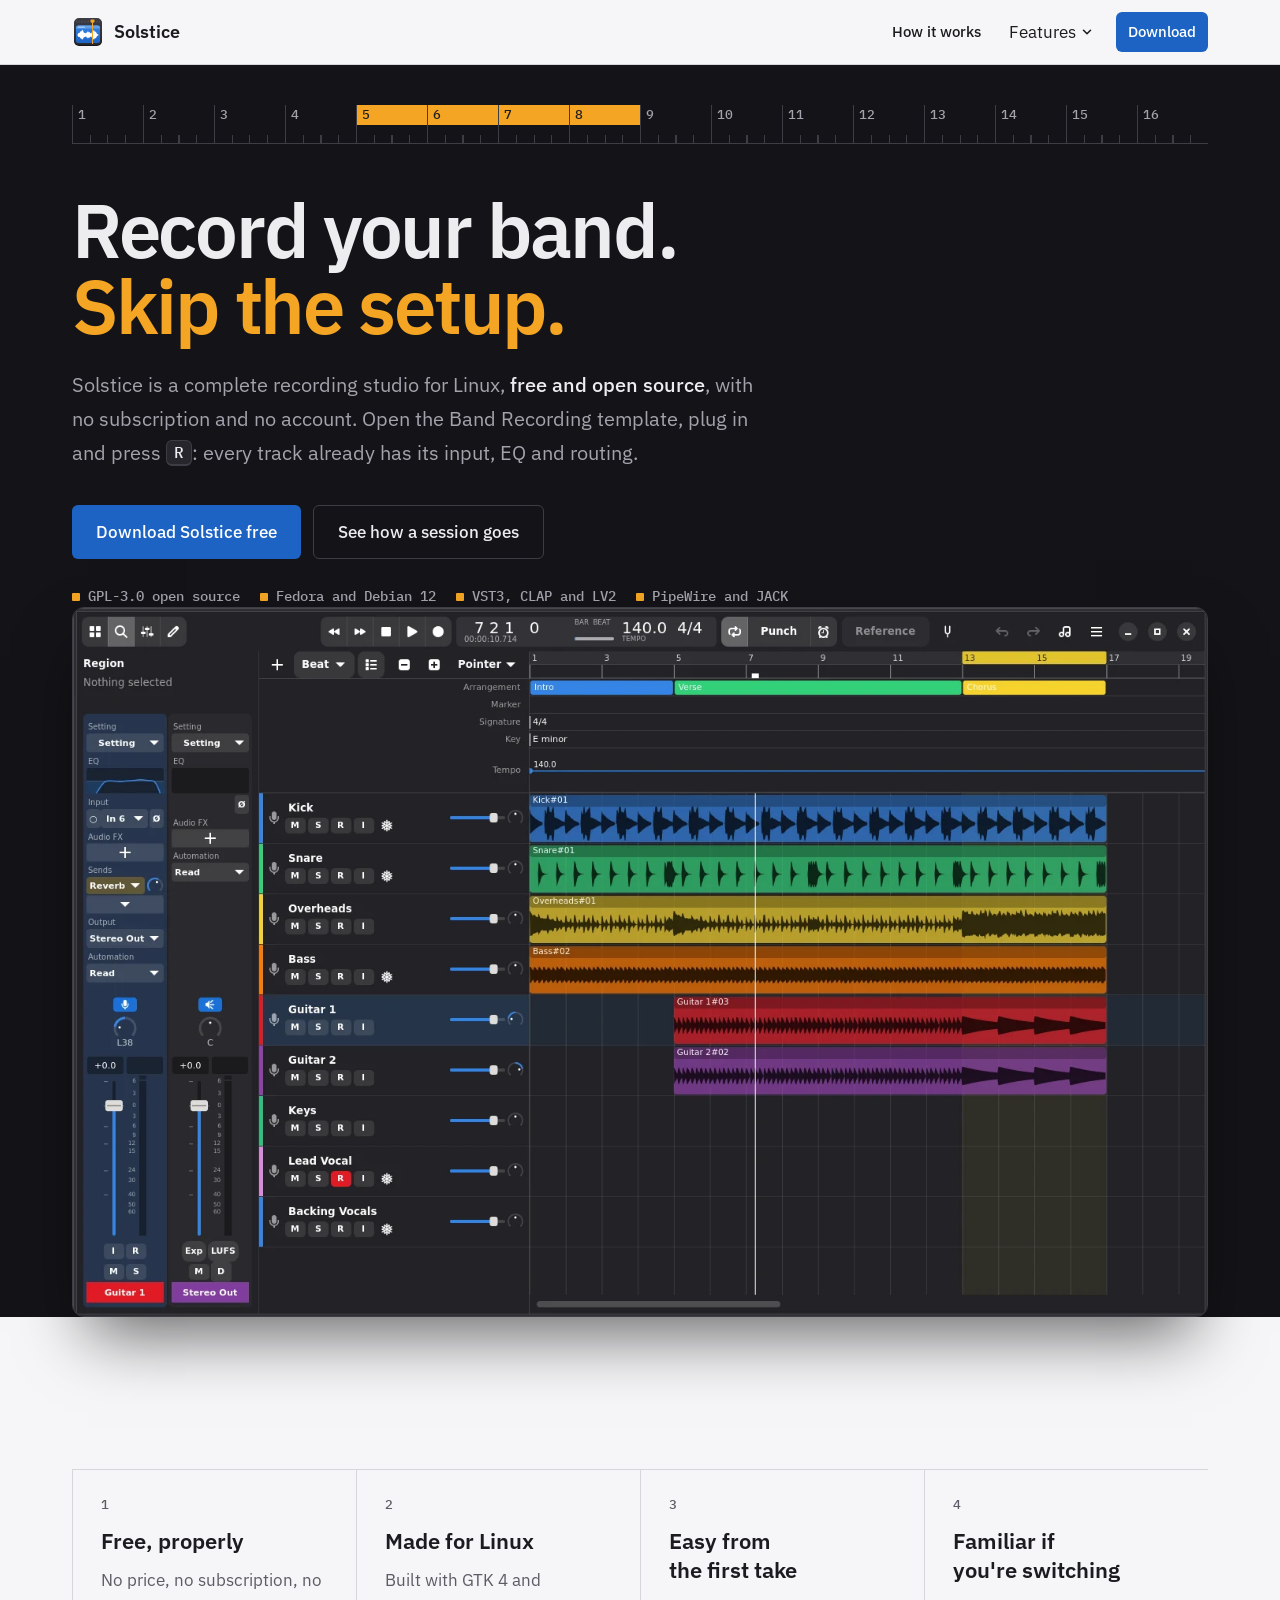
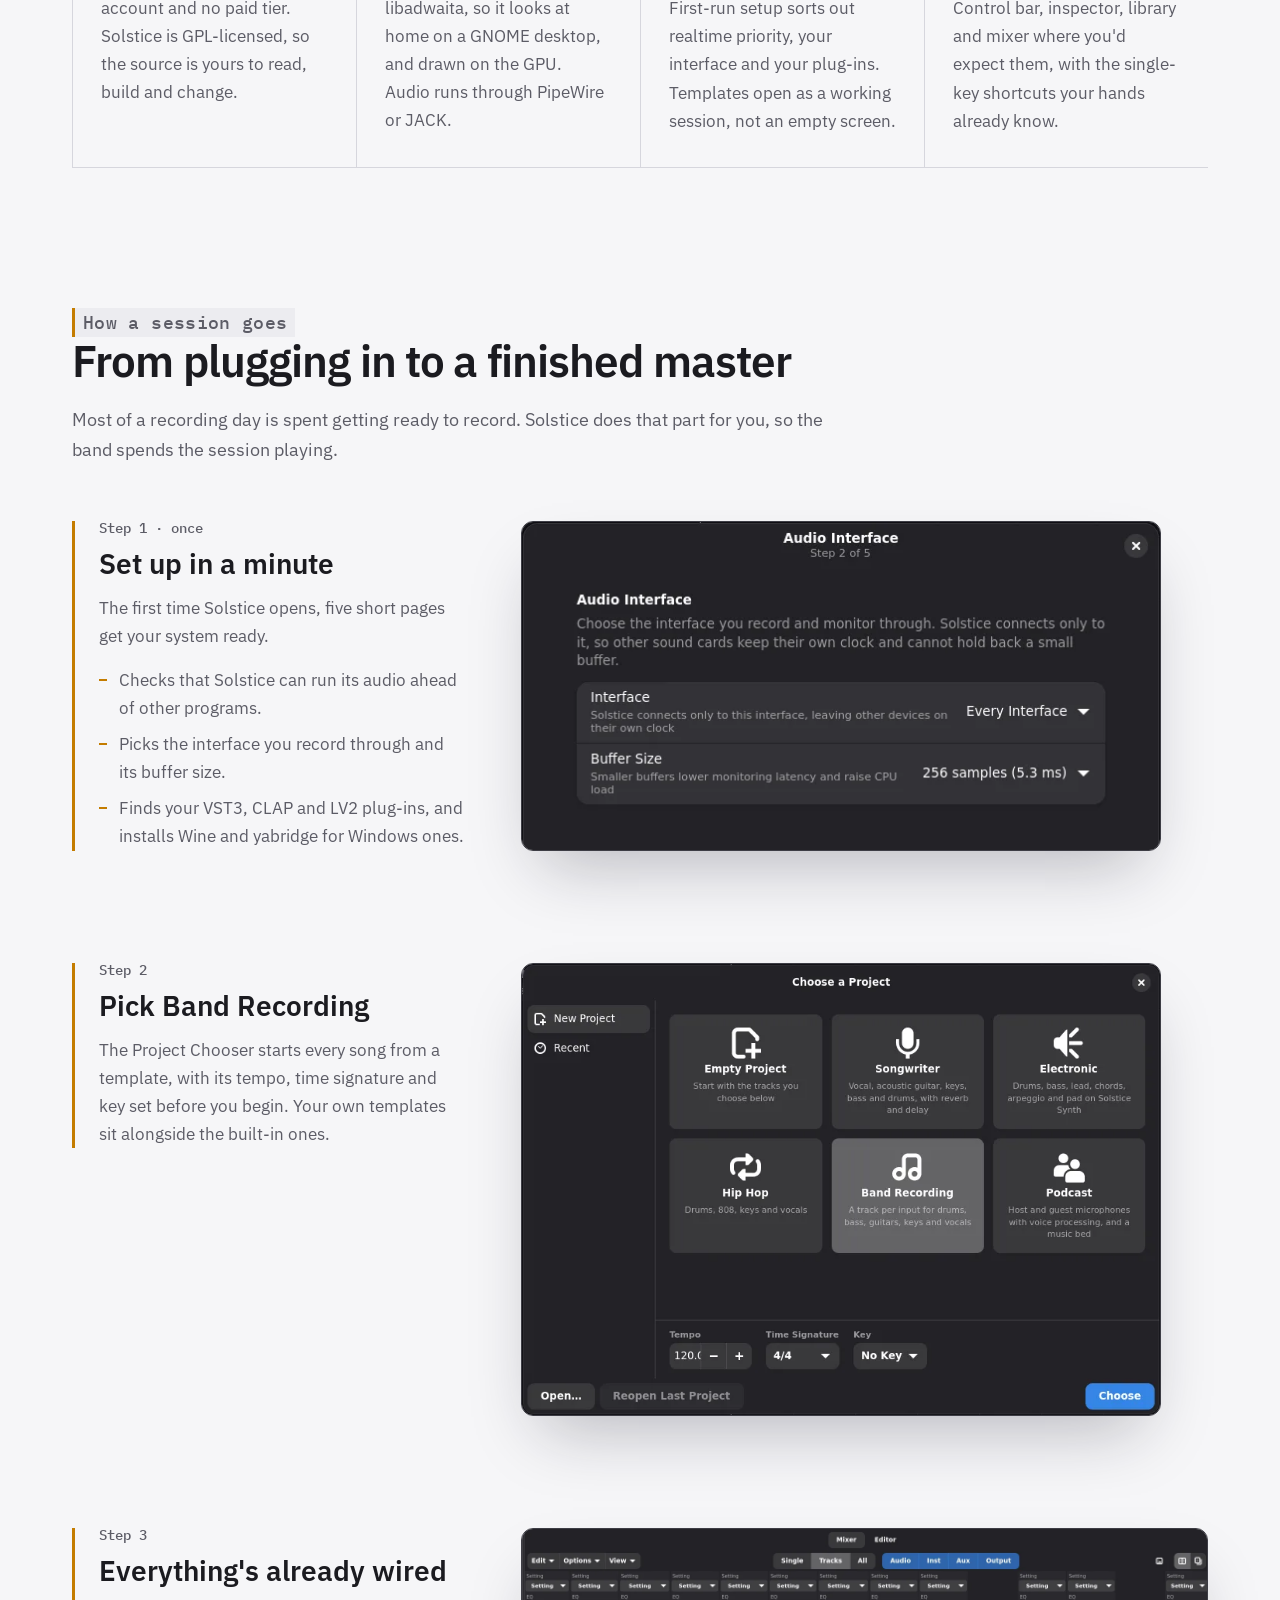
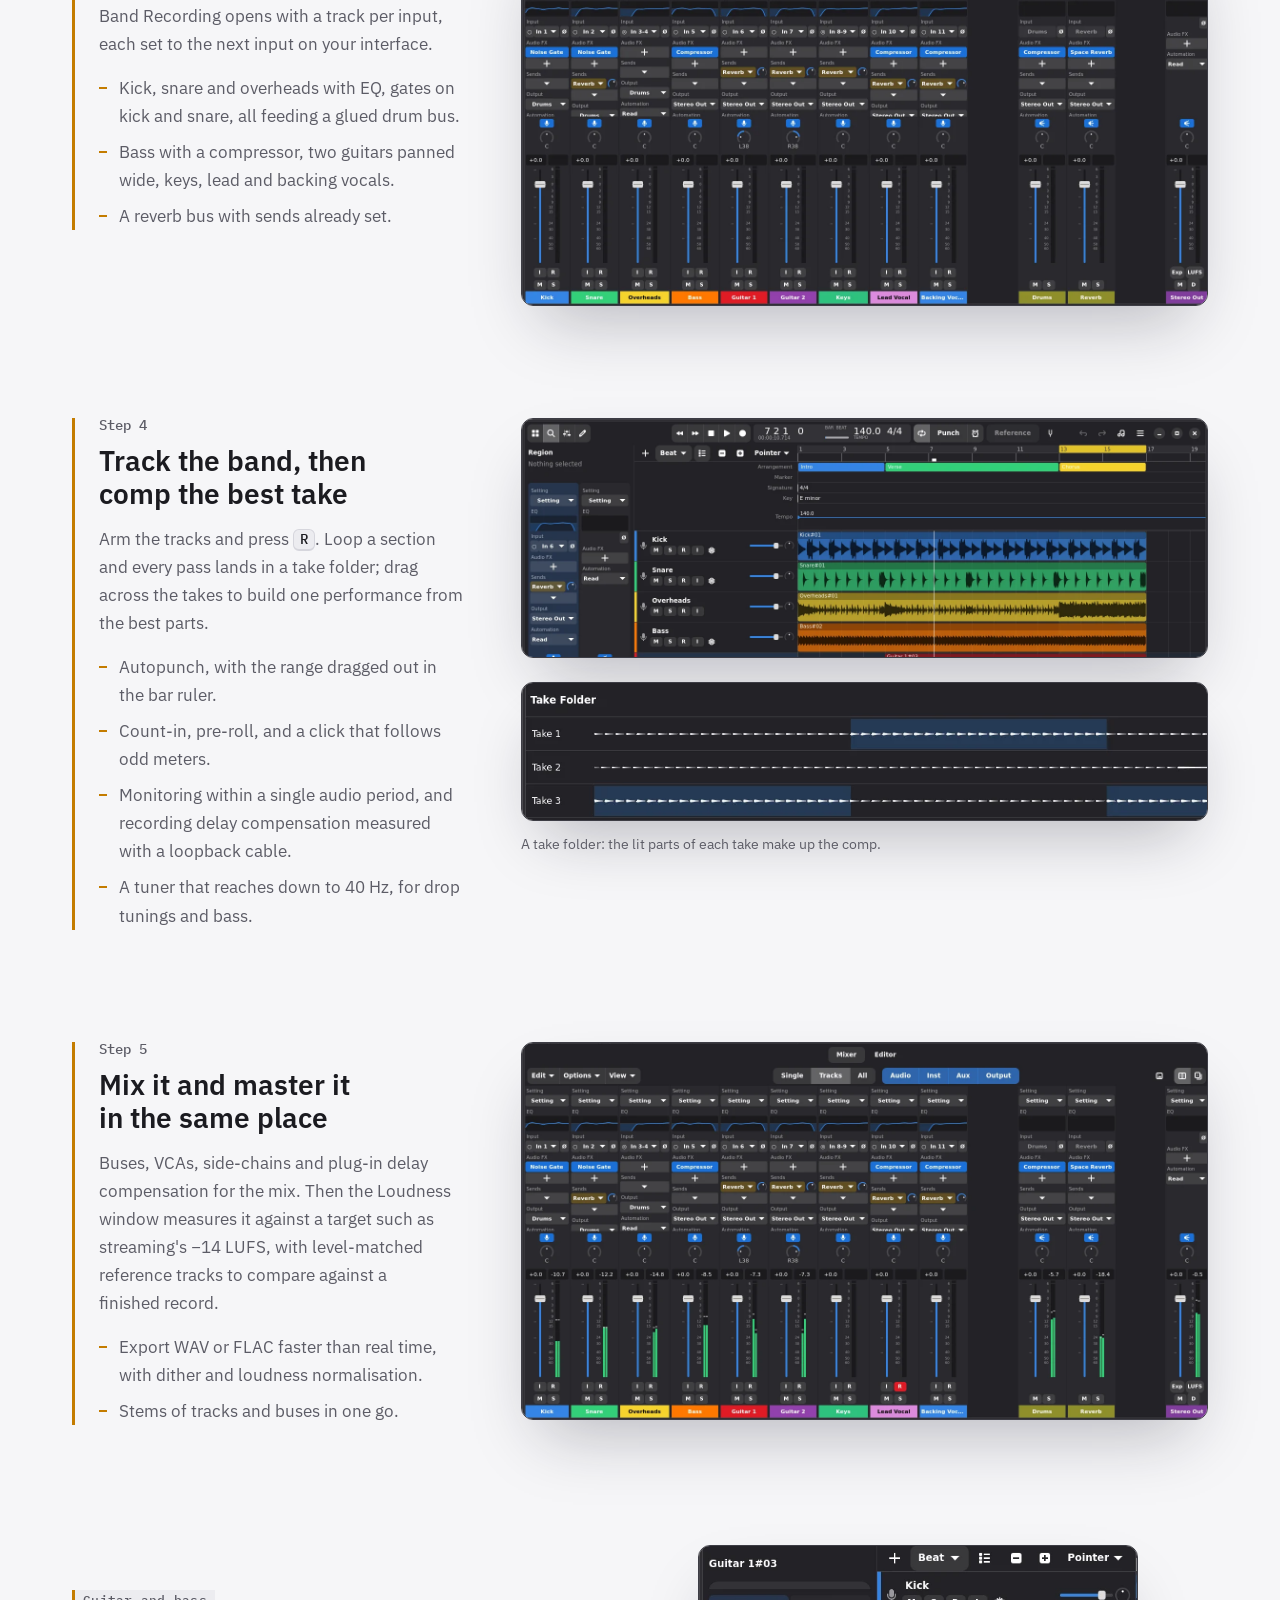
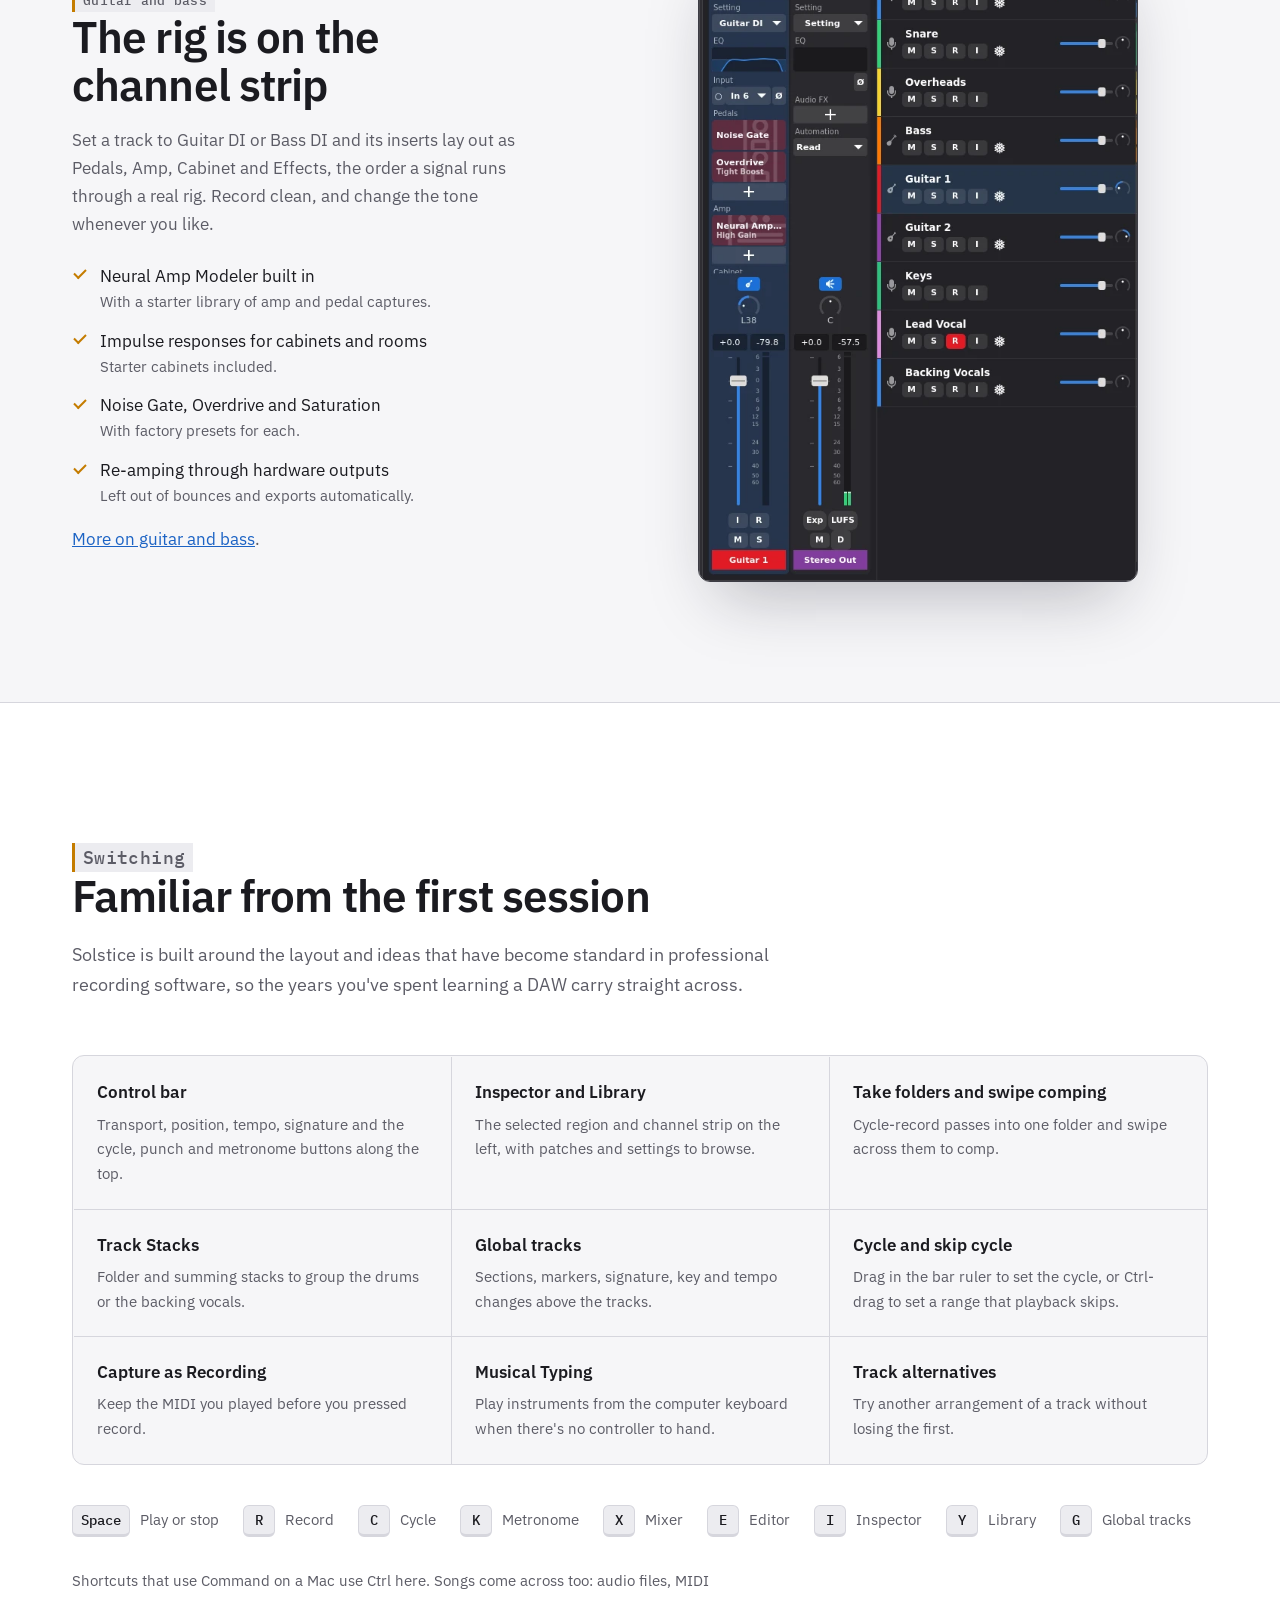
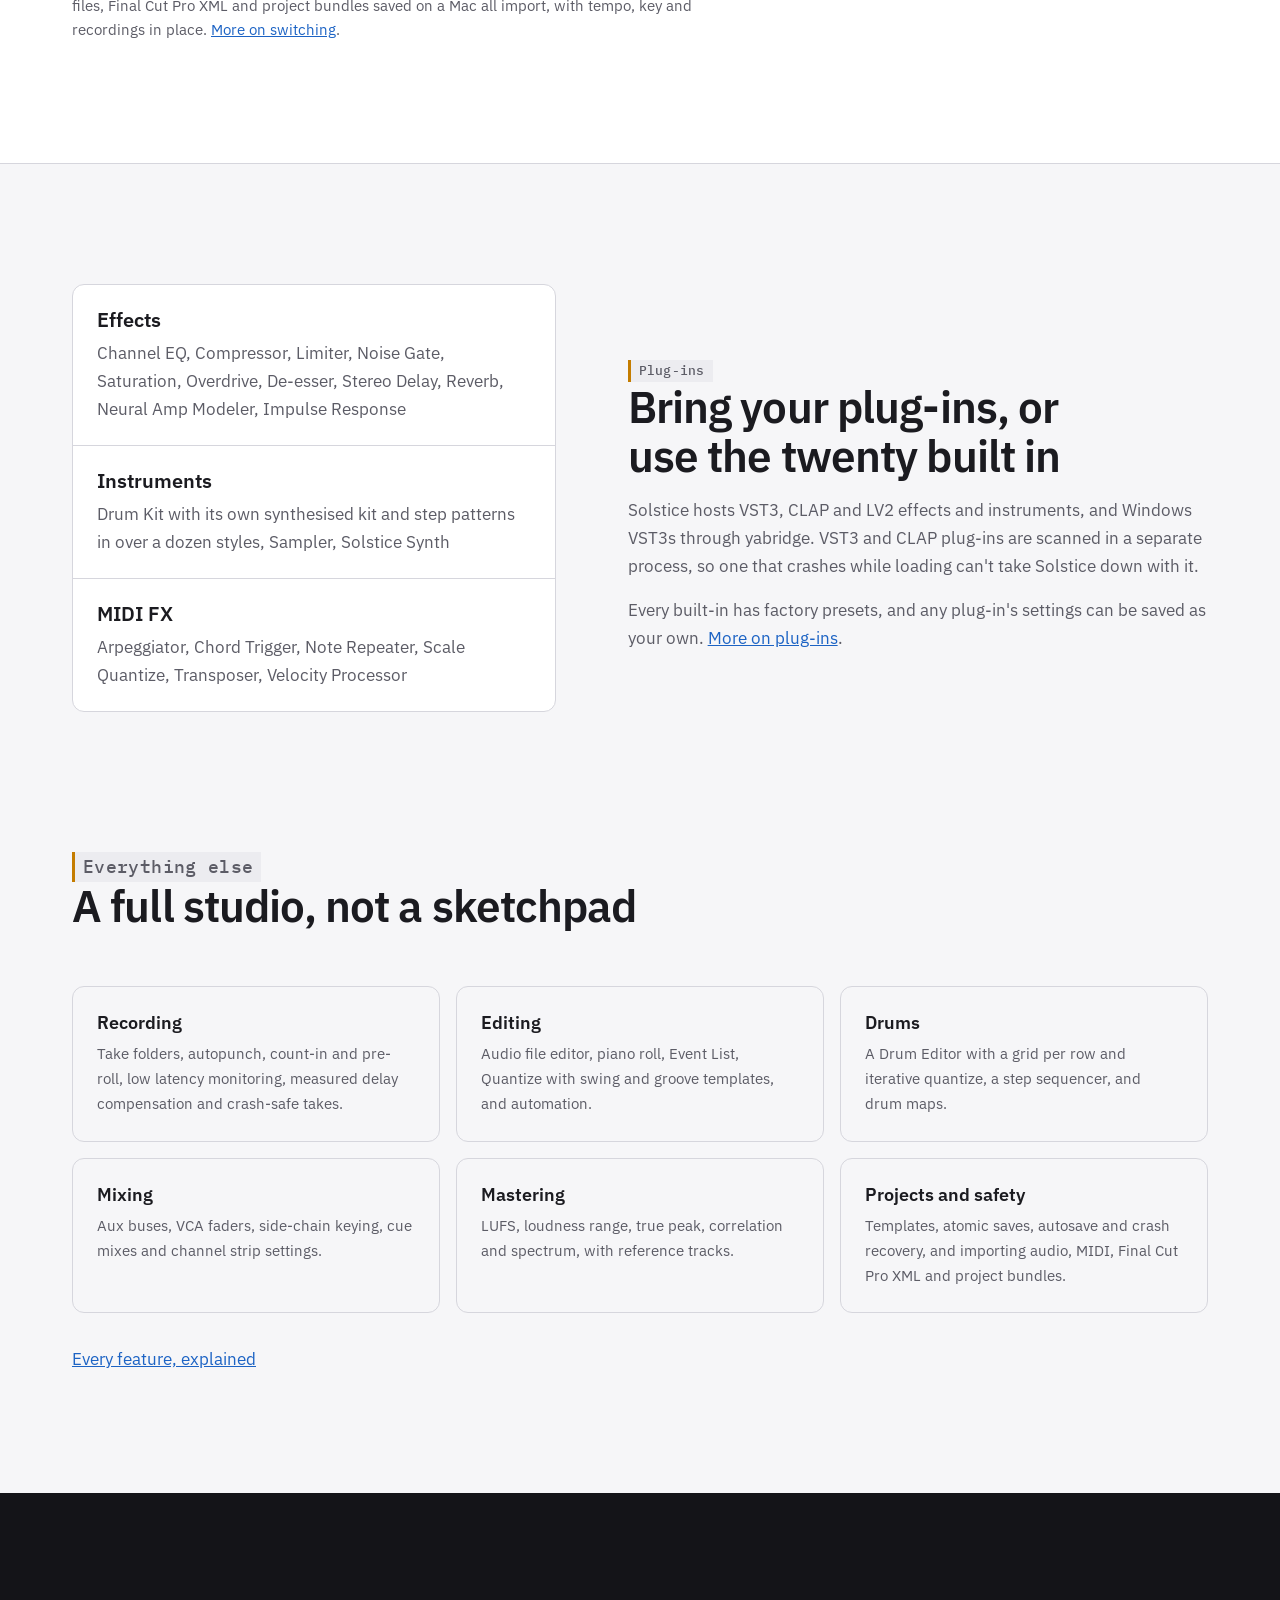
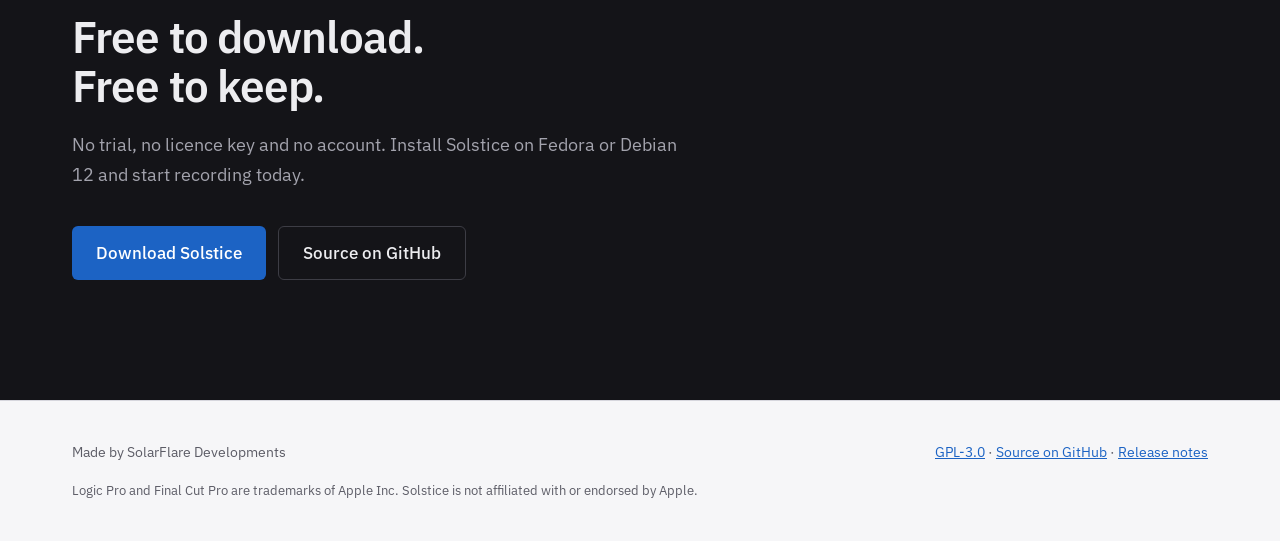
<file: site/index.html>
<!doctype html>
<html lang="en-GB">
<head>
  <meta charset="utf-8">
  <meta name="viewport" content="width=device-width, initial-scale=1">
  <meta name="color-scheme" content="light dark">
  <title>Solstice — free, open source recording studio for Linux</title>
  <meta name="description" content="Solstice is a free and open source digital audio workstation for Linux, made for recording bands with as little hassle as possible: a Band Recording template that is ready to play into, take folders, Guitar DI strips with Neural Amp Modeler, VST3, CLAP and LV2 plug-ins, and loudness metering for mastering.">
  <link rel="canonical" href="https://tomtwentysix.github.io/Solstice/">
  <link rel="icon" href="img/icon.svg" type="image/svg+xml">
  <meta property="og:type" content="website">
  <meta property="og:title" content="Solstice — record your band on Linux, free">
  <meta property="og:description" content="A free and open source DAW for Linux, made for recording bands with as little hassle as possible.">
  <meta property="og:url" content="https://tomtwentysix.github.io/Solstice/">
  <meta property="og:image" content="https://tomtwentysix.github.io/Solstice/img/session.webp">
  <link rel="preconnect" href="https://fonts.googleapis.com">
  <link rel="preconnect" href="https://fonts.gstatic.com" crossorigin>
  <link rel="stylesheet" href="https://fonts.googleapis.com/css2?family=IBM+Plex+Mono:wght@500&family=IBM+Plex+Sans:wght@400;500;600&display=swap">
  <link rel="stylesheet" href="style.css">
  <script src="nav.js" defer></script>
</head>
<body>
  <a class="skip" href="#main">Skip to content</a>

  <header class="nav">
    <div class="wrap nav-row">
      <a class="brand" href="./" aria-current="page">
        <img src="img/icon.svg" alt="" width="32" height="32">
        <span>Solstice</span>
      </a>
      <nav aria-label="Main">
        <ul>
          <li class="optional"><a href="./#workflow">How it works</a></li>
          <li class="dropdown">
            <button type="button" class="dropdown-trigger" popovertarget="features-menu" aria-controls="features-menu" aria-expanded="false">Features<svg class="chevron" viewBox="0 0 16 16" aria-hidden="true"><path d="m4 6 4 4 4-4"/></svg></button>
            <ul id="features-menu" class="dropdown-list" popover="auto">
              <li><a href="features.html">Overview</a></li>
              <li><a href="recording.html">Recording</a></li>
              <li><a href="guitar.html">Guitar and bass</a></li>
              <li><a href="editing.html">Editing and drums</a></li>
              <li><a href="mixing.html">Mixing</a></li>
              <li><a href="mastering.html">Mastering and export</a></li>
              <li><a href="plugins.html">Plug-ins</a></li>
              <li><a href="projects.html">Projects and safety</a></li>
              <li><a href="switching.html">Switching</a></li>
            </ul>
          </li>
          <li><a class="nav-cta" href="download.html">Download</a></li>
        </ul>
      </nav>
    </div>
  </header>

  <main id="main">
    <section class="hero stage">
      <div class="wrap">
        <div class="ruler" aria-hidden="true">
          <span>1</span><span>2</span><span>3</span><span>4</span><span>5</span><span>6</span><span>7</span><span>8</span>
          <span>9</span><span>10</span><span>11</span><span>12</span><span>13</span><span>14</span><span>15</span><span>16</span>
        </div>
        <h1>Record your band. <em>Skip the setup.</em></h1>
        <p class="lead">Solstice is a complete recording studio for Linux, <strong>free and open source</strong>, with no subscription and no account. Open the Band Recording template, plug in and press <kbd>R</kbd>: every track already has its input, EQ and routing.</p>
        <div class="actions">
          <a class="button primary" href="download.html">Download Solstice free</a>
          <a class="button secondary" href="#workflow">See how a session goes</a>
        </div>
        <ul class="facts">
          <li>GPL-3.0 open source</li>
          <li>Fedora and Debian 12</li>
          <li>VST3, CLAP and LV2</li>
          <li>PipeWire and JACK</li>
        </ul>
        <figure class="shot hero-shot">
          <img src="img/session.webp" width="1438" height="898" fetchpriority="high"
               alt="A Solstice session with kick, snare, overhead, bass and two guitar recordings, an arrangement lane with intro, verse and chorus, and the chorus set as the cycle range.">
        </figure>
      </div>
    </section>

    <section class="wrap" aria-label="Why Solstice">
      <div class="pillars">
        <div class="pillar">
          <span class="bar" aria-hidden="true">1</span>
          <h3>Free, properly</h3>
          <p>No price, no subscription, no account and no paid tier. Solstice is GPL-licensed, so the source is yours to read, build and change.</p>
        </div>
        <div class="pillar">
          <span class="bar" aria-hidden="true">2</span>
          <h3>Made for Linux</h3>
          <p>Built with GTK&nbsp;4 and libadwaita, so it looks at home on a GNOME desktop, and drawn on the GPU. Audio runs through PipeWire or JACK.</p>
        </div>
        <div class="pillar">
          <span class="bar" aria-hidden="true">3</span>
          <h3>Easy from the first take</h3>
          <p>First-run setup sorts out realtime priority, your interface and your plug-ins. Templates open as a working session, not an empty screen.</p>
        </div>
        <div class="pillar">
          <span class="bar" aria-hidden="true">4</span>
          <h3>Familiar if you're switching</h3>
          <p>Control bar, inspector, library and mixer where you'd expect them, with the single-key shortcuts your hands already know.</p>
        </div>
      </div>
    </section>

    <section id="workflow" class="section" aria-labelledby="workflow-title">
      <div class="wrap">
        <div class="section-head">
          <p class="eyebrow">How a session goes</p>
          <h2 id="workflow-title">From plugging in to a finished master</h2>
          <p>Most of a recording day is spent getting ready to record. Solstice does that part for you, so the band spends the session playing.</p>
        </div>
        <ol class="steps">
          <li class="step">
            <div class="step-text">
              <span class="step-num">Step 1 · once</span>
              <h3>Set up in a minute</h3>
              <p>The first time Solstice opens, five short pages get your system ready.</p>
              <ul>
                <li>Checks that Solstice can run its audio ahead of other programs.</li>
                <li>Picks the interface you record through and its buffer size.</li>
                <li>Finds your VST3, CLAP and LV2 plug-ins, and installs Wine and yabridge for Windows ones.</li>
              </ul>
            </div>
            <figure class="shot small reveal">
              <img src="img/setup.webp" width="642" height="330" loading="lazy"
                   alt="The Audio Interface page of Solstice's first-run setup, step 2 of 5, with the interface and buffer size to choose.">
            </figure>
          </li>
          <li class="step">
            <div class="step-text">
              <span class="step-num">Step 2</span>
              <h3>Pick Band Recording</h3>
              <p>The Project Chooser starts every song from a template, with its tempo, time signature and key set before you begin. Your own templates sit alongside the built-in ones.</p>
            </div>
            <figure class="shot small reveal">
              <img src="img/chooser.webp" width="822" height="582" loading="lazy"
                   alt="The Choose a Project dialog with Band Recording selected among Empty Project, Songwriter, Electronic, Hip Hop and Podcast, and tempo, time signature and key below.">
            </figure>
          </li>
          <li class="step">
            <div class="step-text">
              <span class="step-num">Step 3</span>
              <h3>Everything's already wired</h3>
              <p>Band Recording opens with a track per input, each set to the next input on your interface.</p>
              <ul>
                <li>Kick, snare and overheads with EQ, gates on kick and snare, all feeding a glued drum bus.</li>
                <li>Bass with a compressor, two guitars panned wide, keys, lead and backing vocals.</li>
                <li>A reverb bus with sends already set.</li>
              </ul>
            </div>
            <figure class="shot reveal">
              <img src="img/template.webp" width="1438" height="788" loading="lazy"
                   alt="The mixer of a new Band Recording project: Kick on input 1, Snare on input 2, Overheads on inputs 3 and 4, then Bass, Guitar 1, Guitar 2, Keys, Lead Vocal and Backing Vocals, with gates, compressors, reverb sends, a Drums bus and a Reverb bus.">
            </figure>
          </li>
          <li class="step">
            <div class="step-text">
              <span class="step-num">Step 4</span>
              <h3>Track the band, then comp the best take</h3>
              <p>Arm the tracks and press <kbd>R</kbd>. Loop a section and every pass lands in a take folder; drag across the takes to build one performance from the best parts.</p>
              <ul>
                <li>Autopunch, with the range dragged out in the bar ruler.</li>
                <li>Count-in, pre-roll, and a click that follows odd meters.</li>
                <li>Monitoring within a single audio period, and recording delay compensation measured with a loopback cable.</li>
                <li>A tuner that reaches down to 40&nbsp;Hz, for drop tunings and bass.</li>
              </ul>
            </div>
            <div class="shots reveal">
              <figure class="shot">
                <img src="img/recording.webp" width="1438" height="500" loading="lazy"
                     alt="The Solstice control bar and arrangement: transport, position and tempo display, global tracks for sections, signature, key and tempo, and drum and bass recordings.">
              </figure>
              <figure class="shot">
                <img src="img/takes.webp" width="900" height="180" loading="lazy"
                     alt="A take folder with three guitar takes, and the highlighted parts of each that play in the comp.">
                <figcaption>A take folder: the lit parts of each take make up the comp.</figcaption>
              </figure>
            </div>
          </li>
          <li class="step">
            <div class="step-text">
              <span class="step-num">Step 5</span>
              <h3>Mix it and master it in the same place</h3>
              <p>Buses, VCAs, side-chains and plug-in delay compensation for the mix. Then the Loudness window measures it against a target such as streaming's −14&nbsp;LUFS, with level-matched reference tracks to compare against a finished record.</p>
              <ul>
                <li>Export WAV or FLAC faster than real time, with dither and loudness normalisation.</li>
                <li>Stems of tracks and buses in one go.</li>
              </ul>
            </div>
            <figure class="shot reveal">
              <img src="img/mixer.webp" width="1438" height="790" loading="lazy"
                   alt="The Solstice mixer during playback: channel strips for drums, bass, guitars, keys and vocals with EQ, gates, compressors and reverb sends, a drum bus, a reverb bus and the stereo output.">
            </figure>
          </li>
        </ol>
      </div>
    </section>

    <section class="section" aria-labelledby="guitar-title">
      <div class="wrap split">
        <div class="prose">
          <p class="eyebrow">Guitar and bass</p>
          <h2 id="guitar-title">The rig is on the channel strip</h2>
          <p>Set a track to Guitar DI or Bass DI and its inserts lay out as Pedals, Amp, Cabinet and Effects, the order a signal runs through a real rig. Record clean, and change the tone whenever you like.</p>
          <ul class="ticks">
            <li>Neural Amp Modeler built in<span>With a starter library of amp and pedal captures.</span></li>
            <li>Impulse responses for cabinets and rooms<span>Starter cabinets included.</span></li>
            <li>Noise Gate, Overdrive and Saturation<span>With factory presets for each.</span></li>
            <li>Re-amping through hardware outputs<span>Left out of bounces and exports automatically.</span></li>
          </ul>
          <p><a href="guitar.html">More on guitar and bass</a>.</p>
        </div>
        <figure class="shot narrow reveal">
          <img src="img/guitar-strip.webp" width="580" height="840" loading="lazy"
               alt="A Guitar DI channel strip in the Solstice inspector, with Noise Gate and Overdrive in the Pedals section and Neural Amp Modeler with a High Gain capture in the Amp section.">
        </figure>
      </div>
    </section>

    <section id="switching" class="familiar" aria-labelledby="switching-title">
      <div class="wrap">
        <div class="section-head">
          <p class="eyebrow">Switching</p>
          <h2 id="switching-title">Familiar from the first session</h2>
          <p>Solstice is built around the layout and ideas that have become standard in professional recording software, so the years you've spent learning a DAW carry straight across.</p>
        </div>
        <dl class="terms">
          <div><dt>Control bar</dt><dd>Transport, position, tempo, signature and the cycle, punch and metronome buttons along the top.</dd></div>
          <div><dt>Inspector and Library</dt><dd>The selected region and channel strip on the left, with patches and settings to browse.</dd></div>
          <div><dt>Take folders and swipe comping</dt><dd>Cycle-record passes into one folder and swipe across them to comp.</dd></div>
          <div><dt>Track Stacks</dt><dd>Folder and summing stacks to group the drums or the backing vocals.</dd></div>
          <div><dt>Global tracks</dt><dd>Sections, markers, signature, key and tempo changes above the tracks.</dd></div>
          <div><dt>Cycle and skip cycle</dt><dd>Drag in the bar ruler to set the cycle, or Ctrl-drag to set a range that playback skips.</dd></div>
          <div><dt>Capture as Recording</dt><dd>Keep the MIDI you played before you pressed record.</dd></div>
          <div><dt>Musical Typing</dt><dd>Play instruments from the computer keyboard when there's no controller to hand.</dd></div>
          <div><dt>Track alternatives</dt><dd>Try another arrangement of a track without losing the first.</dd></div>
        </dl>
        <ul class="keys" aria-label="Keyboard shortcuts">
          <li><kbd>Space</kbd> Play or stop</li>
          <li><kbd>R</kbd> Record</li>
          <li><kbd>C</kbd> Cycle</li>
          <li><kbd>K</kbd> Metronome</li>
          <li><kbd>X</kbd> Mixer</li>
          <li><kbd>E</kbd> Editor</li>
          <li><kbd>I</kbd> Inspector</li>
          <li><kbd>Y</kbd> Library</li>
          <li><kbd>G</kbd> Global tracks</li>
        </ul>
        <p class="aside">Shortcuts that use Command on a Mac use Ctrl here. Songs come across too: audio files, MIDI files, Final Cut Pro XML and project bundles saved on a Mac all import, with tempo, key and recordings in place. <a href="switching.html">More on switching</a>.</p>
      </div>
    </section>

    <section class="section" aria-labelledby="plugins-title">
      <div class="wrap split flip">
        <div class="prose">
          <p class="eyebrow">Plug-ins</p>
          <h2 id="plugins-title">Bring your plug-ins, or use the twenty built in</h2>
          <p>Solstice hosts VST3, CLAP and LV2 effects and instruments, and Windows VST3s through yabridge. VST3 and CLAP plug-ins are scanned in a separate process, so one that crashes while loading can't take Solstice down with it.</p>
          <p>Every built-in has factory presets, and any plug-in's settings can be saved as your own. <a href="plugins.html">More on plug-ins</a>.</p>
        </div>
        <div class="builtins">
          <div>
            <h3>Effects</h3>
            <p>Channel EQ, Compressor, Limiter, Noise Gate, Saturation, Overdrive, De-esser, Stereo Delay, Reverb, Neural Amp Modeler, Impulse Response</p>
          </div>
          <div>
            <h3>Instruments</h3>
            <p>Drum Kit with its own synthesised kit and step patterns in over a dozen styles, Sampler, Solstice Synth</p>
          </div>
          <div>
            <h3>MIDI FX</h3>
            <p>Arpeggiator, Chord Trigger, Note Repeater, Scale Quantize, Transposer, Velocity Processor</p>
          </div>
        </div>
      </div>
    </section>

    <section class="section" aria-labelledby="more-title">
      <div class="wrap">
        <div class="section-head">
          <p class="eyebrow">Everything else</p>
          <h2 id="more-title">A full studio, not a sketchpad</h2>
        </div>
        <div class="overview">
          <a href="recording.html"><h3>Recording</h3><p>Take folders, autopunch, count-in and pre-roll, low latency monitoring, measured delay compensation and crash-safe takes.</p></a>
          <a href="editing.html"><h3>Editing</h3><p>Audio file editor, piano roll, Event List, Quantize with swing and groove templates, and automation.</p></a>
          <a href="editing.html#drums"><h3>Drums</h3><p>A Drum Editor with a grid per row and iterative quantize, a step sequencer, and drum maps.</p></a>
          <a href="mixing.html"><h3>Mixing</h3><p>Aux buses, VCA faders, side-chain keying, cue mixes and channel strip settings.</p></a>
          <a href="mastering.html"><h3>Mastering</h3><p>LUFS, loudness range, true peak, correlation and spectrum, with reference tracks.</p></a>
          <a href="projects.html"><h3>Projects and safety</h3><p>Templates, atomic saves, autosave and crash recovery, and importing audio, MIDI, Final Cut Pro XML and project bundles.</p></a>
        </div>
        <p class="more"><a href="features.html">Every feature, explained</a></p>
      </div>
    </section>

    <section class="closing stage" aria-labelledby="closing-title">
      <div class="wrap">
        <h2 id="closing-title">Free to download. Free to keep.</h2>
        <p>No trial, no licence key and no account. Install Solstice on Fedora or Debian 12 and start recording today.</p>
        <div class="actions">
          <a class="button primary" href="download.html">Download Solstice</a>
          <a class="button secondary" href="https://github.com/tomtwentysix/Solstice">Source on GitHub</a>
        </div>
      </div>
    </section>
  </main>

  <footer class="footer">
    <div class="wrap">
      <div class="footer-row">
        <p>Made by SolarFlare Developments</p>
        <p><a href="https://github.com/tomtwentysix/Solstice/blob/main/LICENSE">GPL-3.0</a> · <a href="https://github.com/tomtwentysix/Solstice">Source on GitHub</a> · <a href="https://github.com/tomtwentysix/Solstice/releases">Release notes</a></p>
      </div>
      <p class="legal">Logic Pro and Final Cut Pro are trademarks of Apple Inc. Solstice is not affiliated with or endorsed by Apple.</p>
    </div>
  </footer>
</body>
</html>
</file>
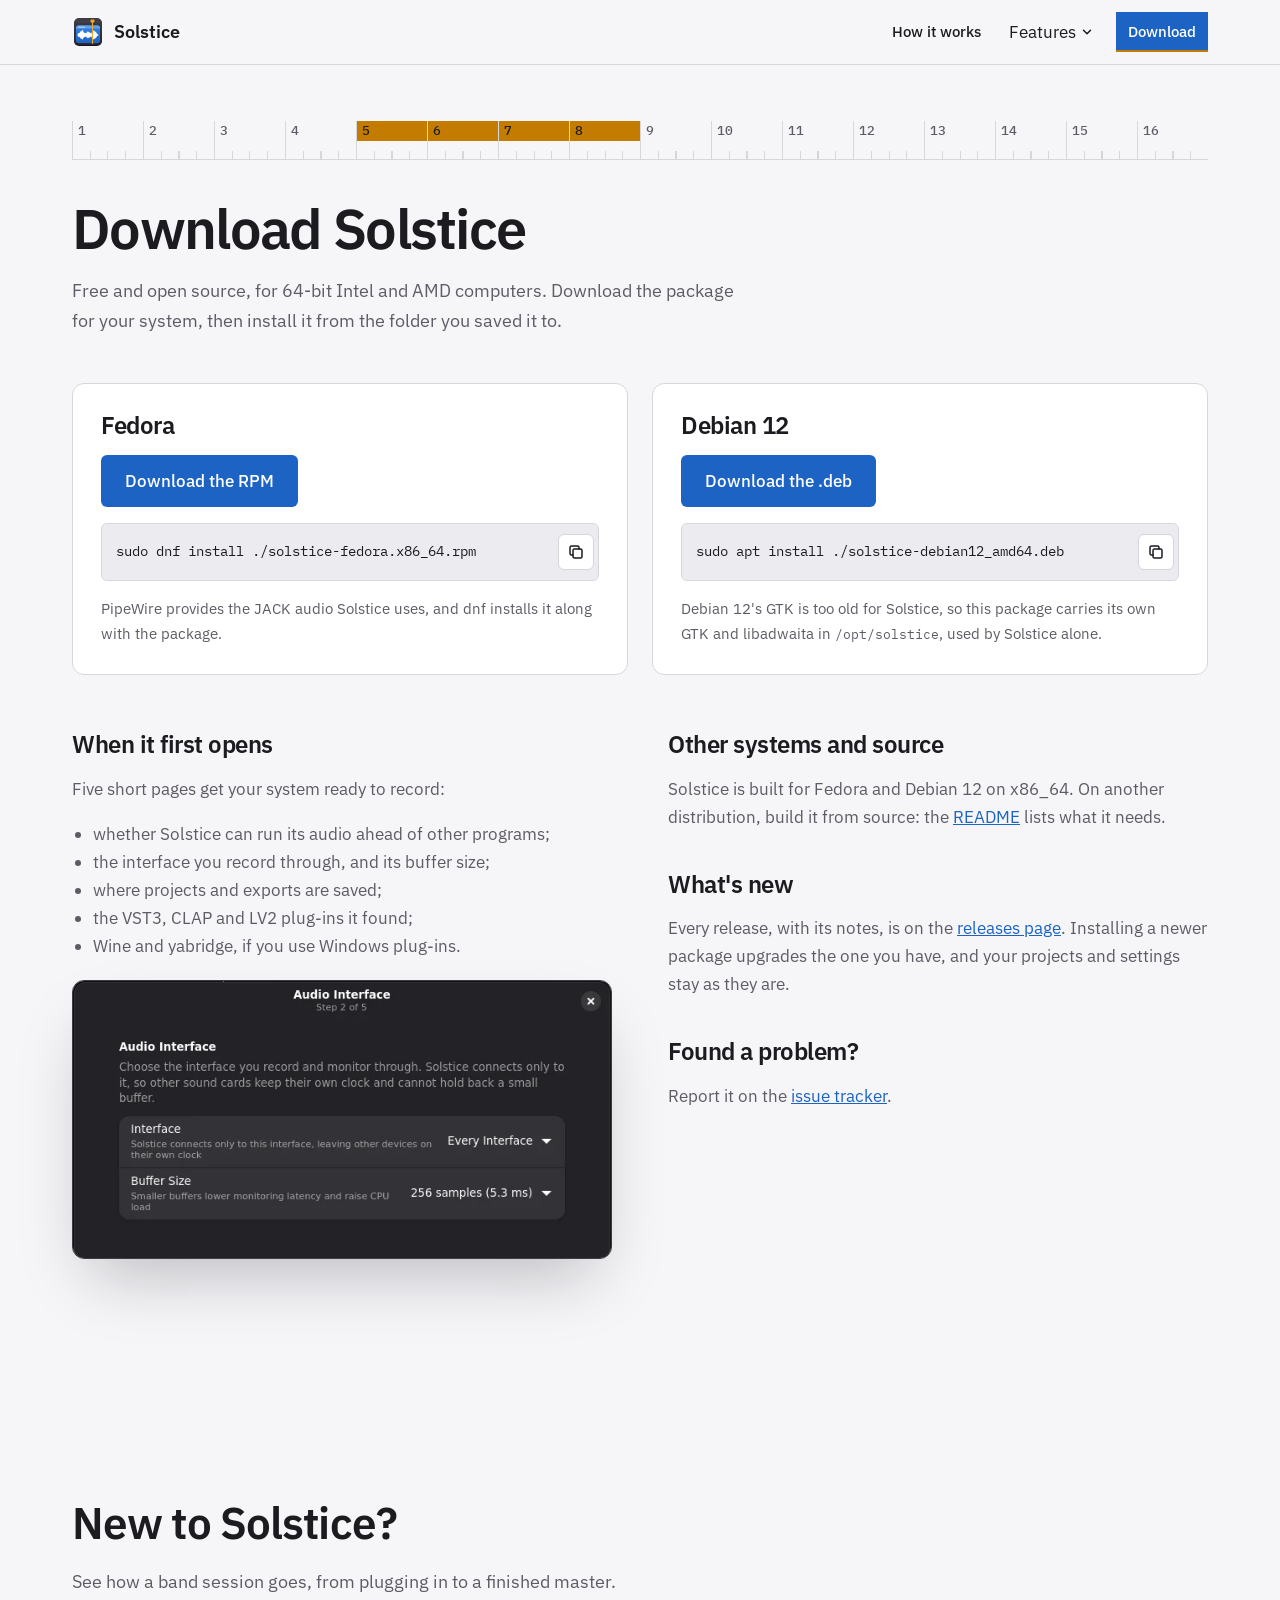
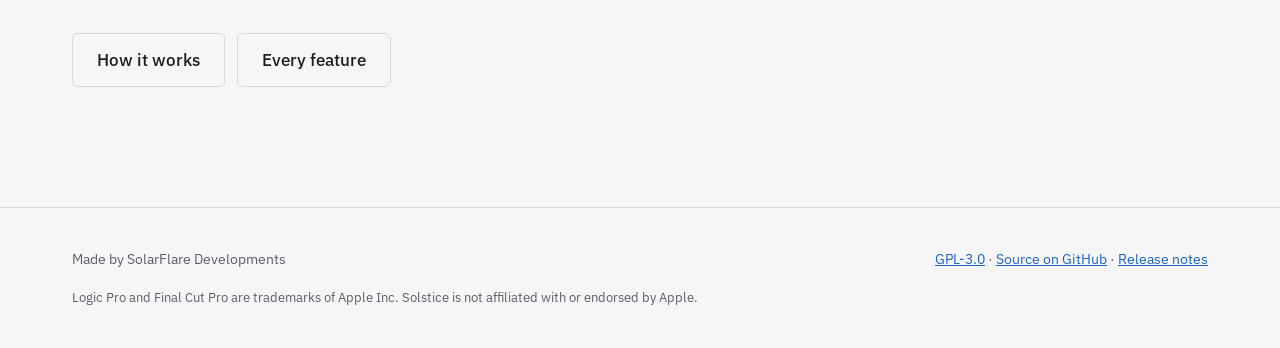
<file: site/download.html>
<!doctype html>
<html lang="en-GB">
<head>
  <meta charset="utf-8">
  <meta name="viewport" content="width=device-width, initial-scale=1">
  <meta name="color-scheme" content="light dark">
  <title>Download — Solstice</title>
  <meta name="description" content="Download Solstice, the free and open source DAW for Linux, for Fedora or Debian 12.">
  <link rel="canonical" href="https://tomtwentysix.github.io/Solstice/download.html">
  <link rel="icon" href="img/icon.svg" type="image/svg+xml">
  <link rel="preconnect" href="https://fonts.googleapis.com">
  <link rel="preconnect" href="https://fonts.gstatic.com" crossorigin>
  <link rel="stylesheet" href="https://fonts.googleapis.com/css2?family=IBM+Plex+Mono:wght@500&family=IBM+Plex+Sans:wght@400;500;600&display=swap">
  <link rel="stylesheet" href="style.css">
  <script src="nav.js" defer></script>
  <script src="copy.js" defer></script>
</head>
<body>
  <a class="skip" href="#main">Skip to content</a>

  <header class="nav">
    <div class="wrap nav-row">
      <a class="brand" href="./">
        <img src="img/icon.svg" alt="" width="32" height="32">
        <span>Solstice</span>
      </a>
      <nav aria-label="Main">
        <ul>
          <li class="optional"><a href="./#workflow">How it works</a></li>
          <li class="dropdown">
            <button type="button" class="dropdown-trigger" popovertarget="features-menu" aria-controls="features-menu" aria-expanded="false">Features<svg class="chevron" viewBox="0 0 16 16" aria-hidden="true"><path d="m4 6 4 4 4-4"/></svg></button>
            <ul id="features-menu" class="dropdown-list" popover="auto">
              <li><a href="features.html">Overview</a></li>
              <li><a href="recording.html">Recording</a></li>
              <li><a href="guitar.html">Guitar and bass</a></li>
              <li><a href="editing.html">Editing and drums</a></li>
              <li><a href="mixing.html">Mixing</a></li>
              <li><a href="mastering.html">Mastering and export</a></li>
              <li><a href="plugins.html">Plug-ins</a></li>
              <li><a href="projects.html">Projects and safety</a></li>
              <li><a href="switching.html">Switching</a></li>
            </ul>
          </li>
          <li><a class="nav-cta" href="download.html" aria-current="page">Download</a></li>
        </ul>
      </nav>
    </div>
  </header>

  <main id="main">
    <div class="wrap page-head">
      <div class="ruler" aria-hidden="true">
        <span>1</span><span>2</span><span>3</span><span>4</span><span>5</span><span>6</span><span>7</span><span>8</span>
        <span>9</span><span>10</span><span>11</span><span>12</span><span>13</span><span>14</span><span>15</span><span>16</span>
      </div>
      <h1>Download Solstice</h1>
      <p>Free and open source, for 64-bit Intel and AMD computers. Download the package for your system, then install it from the folder you saved it to.</p>
    </div>

    <div class="wrap">
      <div class="installs">
        <div class="install-card">
          <h2>Fedora</h2>
          <a class="button primary" href="https://github.com/tomtwentysix/Solstice/releases/latest/download/solstice-fedora.x86_64.rpm">Download the RPM</a>
          <div class="code">
            <pre><code id="cmd-fedora">sudo dnf install ./solstice-fedora.x86_64.rpm</code></pre>
            <span class="copy">
              <button type="button" class="copy-button" command="--copy" commandfor="cmd-fedora" aria-label="Copy the Fedora install command">
                <svg class="icon icon-copy" viewBox="0 0 16 16" aria-hidden="true"><rect x="5" y="5" width="9" height="9" rx="1.5"/><path d="M11 5V3.5A1.5 1.5 0 0 0 9.5 2h-6A1.5 1.5 0 0 0 2 3.5v6A1.5 1.5 0 0 0 3.5 11H5"/></svg>
                <svg class="icon icon-done" viewBox="0 0 16 16" aria-hidden="true"><path d="m3 8.5 3 3 7-7"/></svg>
              </button>
              <span class="tip" role="status"></span>
            </span>
          </div>
          <p class="small">PipeWire provides the JACK audio Solstice uses, and dnf installs it along with the package.</p>
        </div>
        <div class="install-card">
          <h2>Debian 12</h2>
          <a class="button primary" href="https://github.com/tomtwentysix/Solstice/releases/latest/download/solstice-debian12_amd64.deb">Download the .deb</a>
          <div class="code">
            <pre><code id="cmd-debian">sudo apt install ./solstice-debian12_amd64.deb</code></pre>
            <span class="copy">
              <button type="button" class="copy-button" command="--copy" commandfor="cmd-debian" aria-label="Copy the Debian install command">
                <svg class="icon icon-copy" viewBox="0 0 16 16" aria-hidden="true"><rect x="5" y="5" width="9" height="9" rx="1.5"/><path d="M11 5V3.5A1.5 1.5 0 0 0 9.5 2h-6A1.5 1.5 0 0 0 2 3.5v6A1.5 1.5 0 0 0 3.5 11H5"/></svg>
                <svg class="icon icon-done" viewBox="0 0 16 16" aria-hidden="true"><path d="m3 8.5 3 3 7-7"/></svg>
              </button>
              <span class="tip" role="status"></span>
            </span>
          </div>
          <p class="small">Debian 12's GTK is too old for Solstice, so this package carries its own GTK and libadwaita in <code>/opt/solstice</code>, used by Solstice alone.</p>
        </div>
      </div>

      <div class="panel">
        <div>
          <h2>When it first opens</h2>
          <p>Five short pages get your system ready to record:</p>
          <ul>
            <li>whether Solstice can run its audio ahead of other programs;</li>
            <li>the interface you record through, and its buffer size;</li>
            <li>where projects and exports are saved;</li>
            <li>the VST3, CLAP and LV2 plug-ins it found;</li>
            <li>Wine and yabridge, if you use Windows plug-ins.</li>
          </ul>
          <figure class="shot">
            <img src="img/setup.webp" width="642" height="330" loading="lazy"
                 alt="The Audio Interface page of Solstice's first-run setup, step 2 of 5.">
          </figure>
        </div>
        <div>
          <h2>Other systems and source</h2>
          <p>Solstice is built for Fedora and Debian 12 on x86_64. On another distribution, build it from source: the <a href="https://github.com/tomtwentysix/Solstice#building">README</a> lists what it needs.</p>
          <h2 style="margin-top: 40px">What's new</h2>
          <p>Every release, with its notes, is on the <a href="https://github.com/tomtwentysix/Solstice/releases">releases page</a>. Installing a newer package upgrades the one you have, and your projects and settings stay as they are.</p>
          <h2 style="margin-top: 40px">Found a problem?</h2>
          <p>Report it on the <a href="https://github.com/tomtwentysix/Solstice/issues">issue tracker</a>.</p>
        </div>
      </div>
    </div>

    <section class="closing" aria-labelledby="closing-title">
      <div class="wrap">
        <h2 id="closing-title">New to Solstice?</h2>
        <p>See how a band session goes, from plugging in to a finished master.</p>
        <div class="actions">
          <a class="button secondary" href="./#workflow">How it works</a>
          <a class="button secondary" href="features.html">Every feature</a>
        </div>
      </div>
    </section>
  </main>

  <footer class="footer">
    <div class="wrap">
      <div class="footer-row">
        <p>Made by SolarFlare Developments</p>
        <p><a href="https://github.com/tomtwentysix/Solstice/blob/main/LICENSE">GPL-3.0</a> · <a href="https://github.com/tomtwentysix/Solstice">Source on GitHub</a> · <a href="https://github.com/tomtwentysix/Solstice/releases">Release notes</a></p>
      </div>
      <p class="legal">Logic Pro and Final Cut Pro are trademarks of Apple Inc. Solstice is not affiliated with or endorsed by Apple.</p>
    </div>
  </footer>
</body>
</html>
</file>
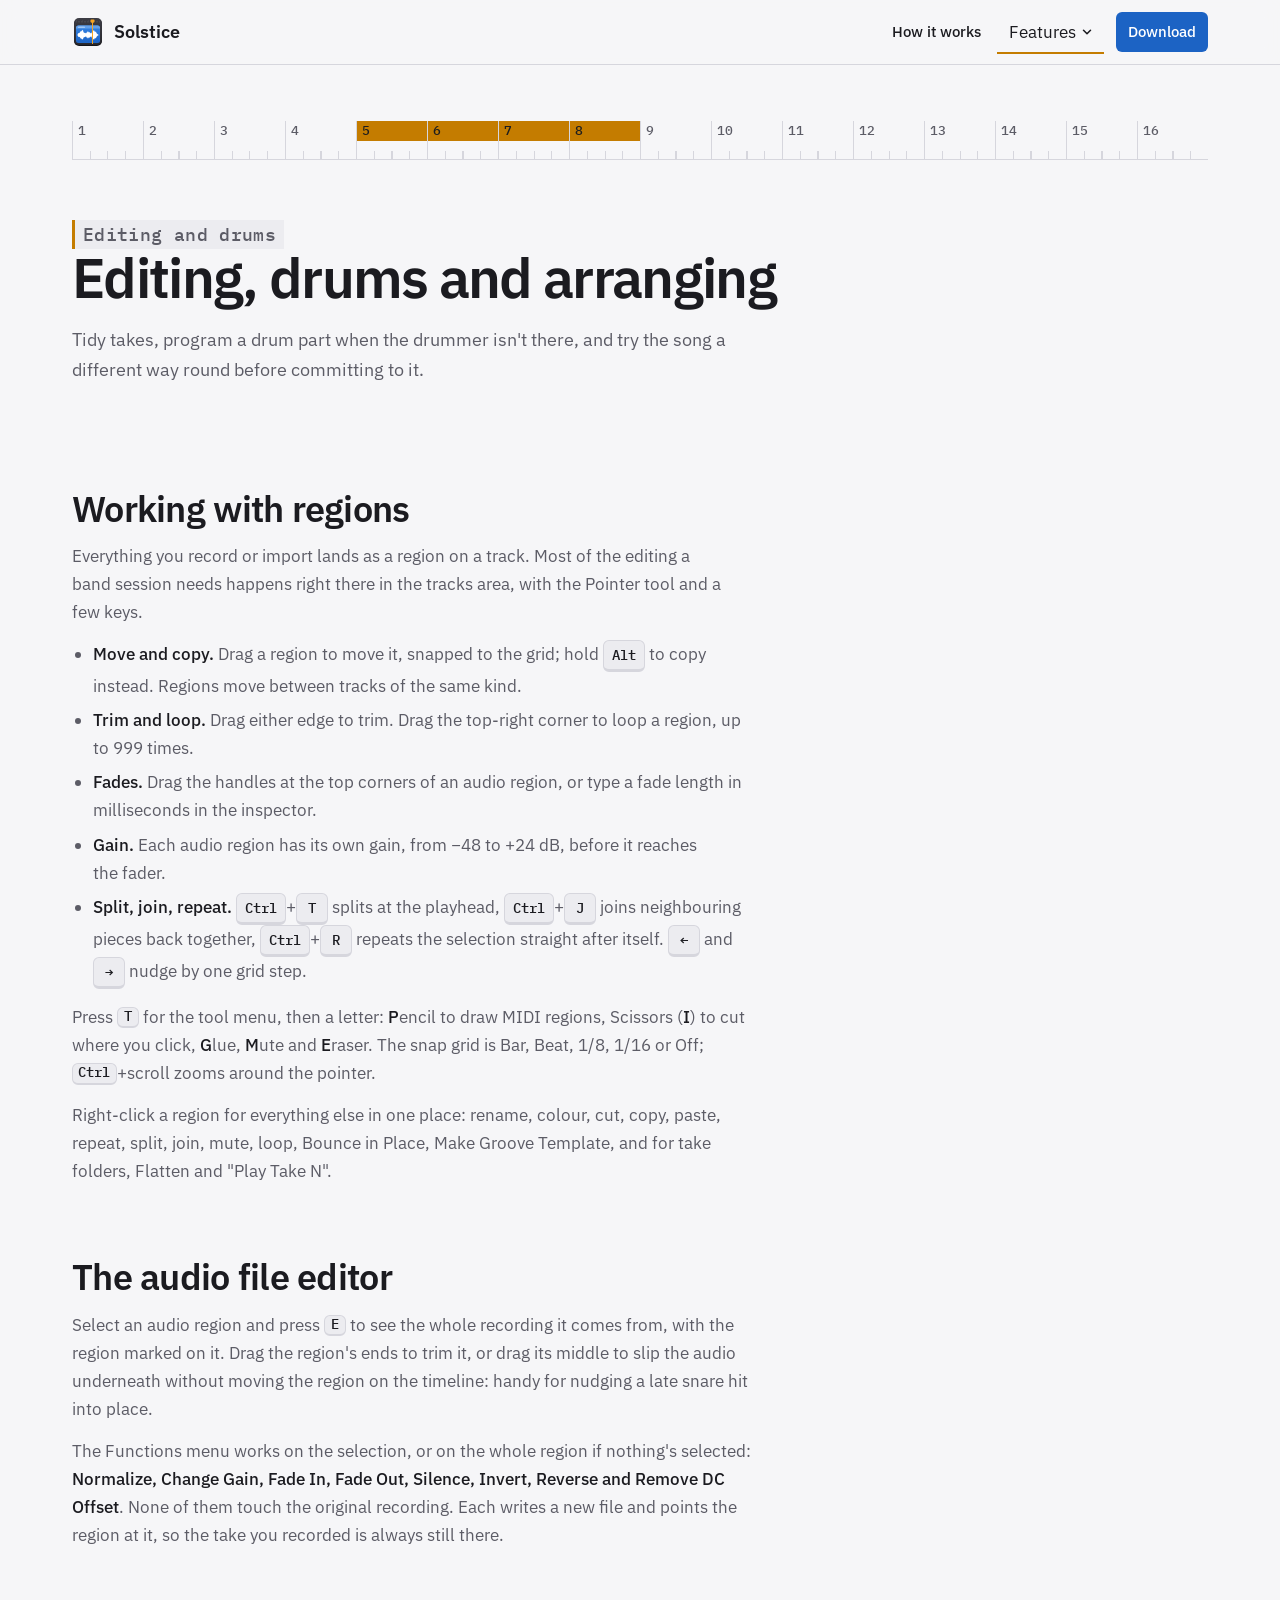
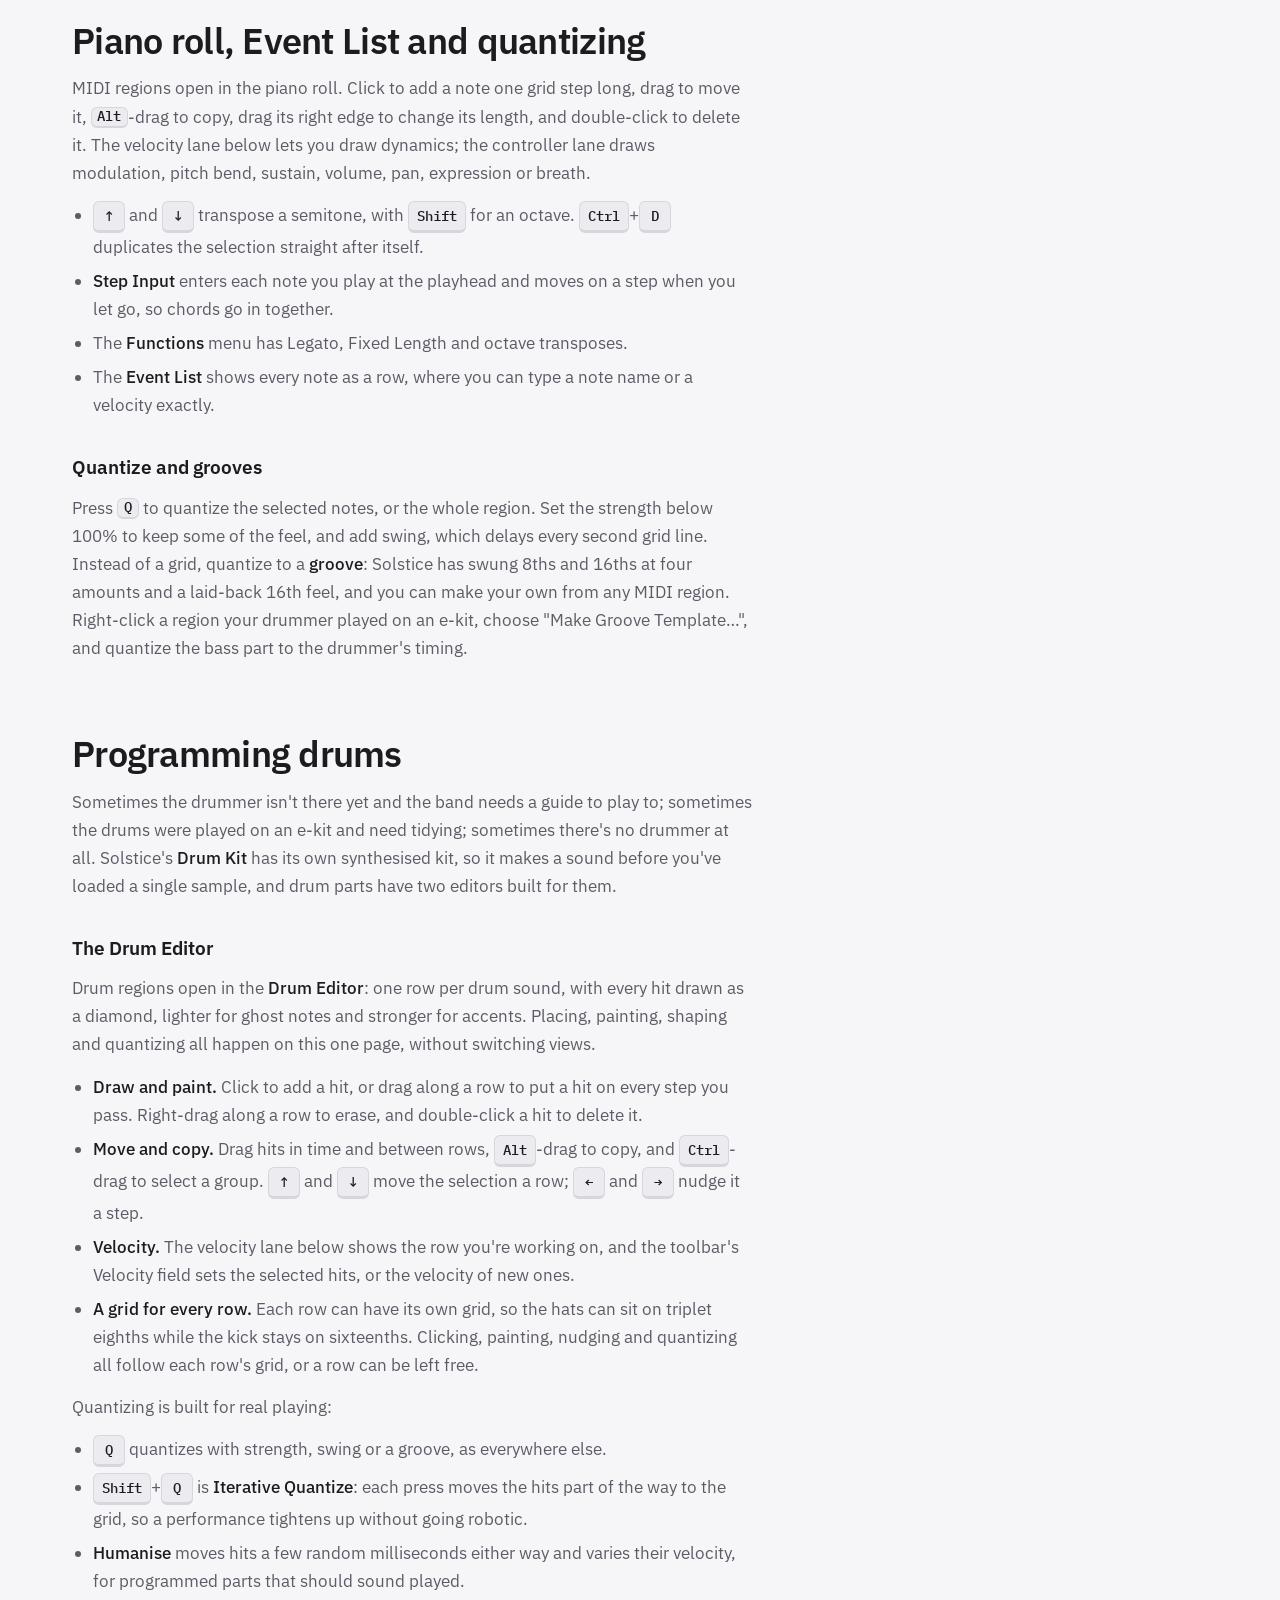
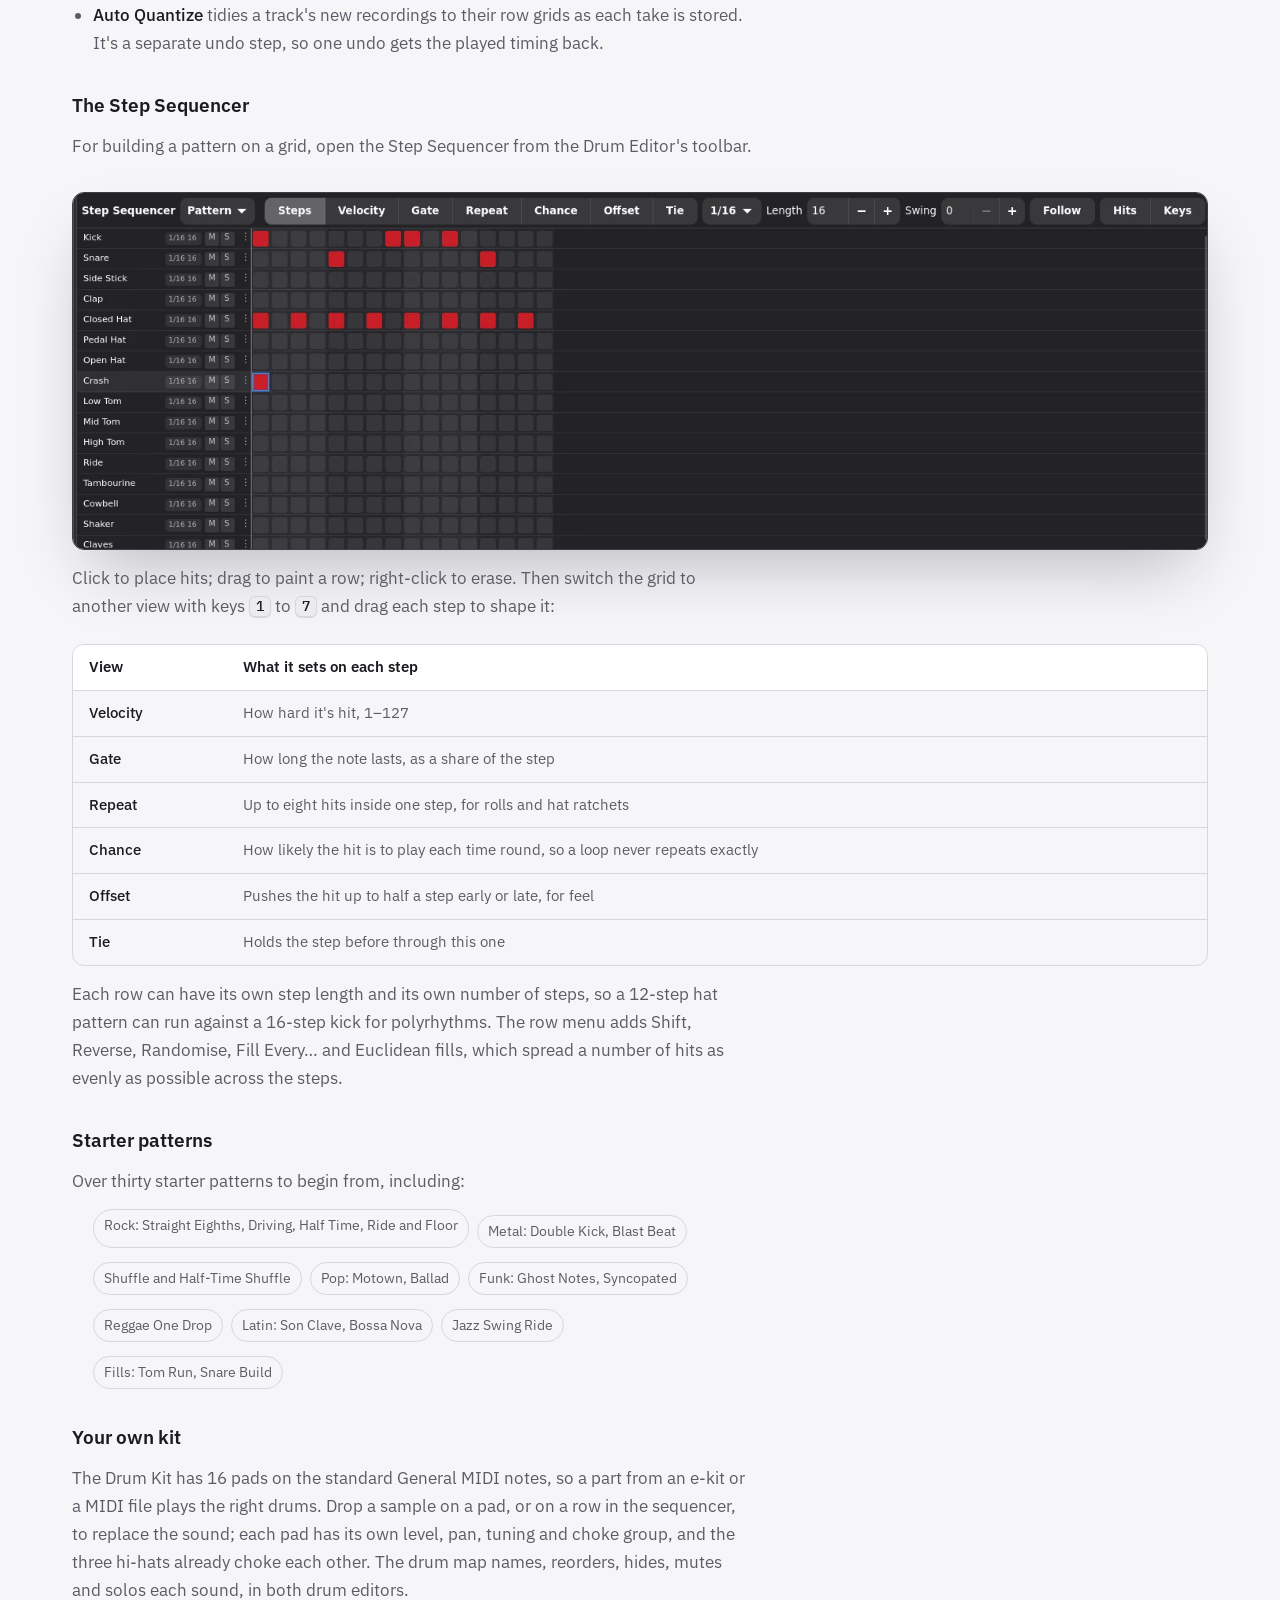
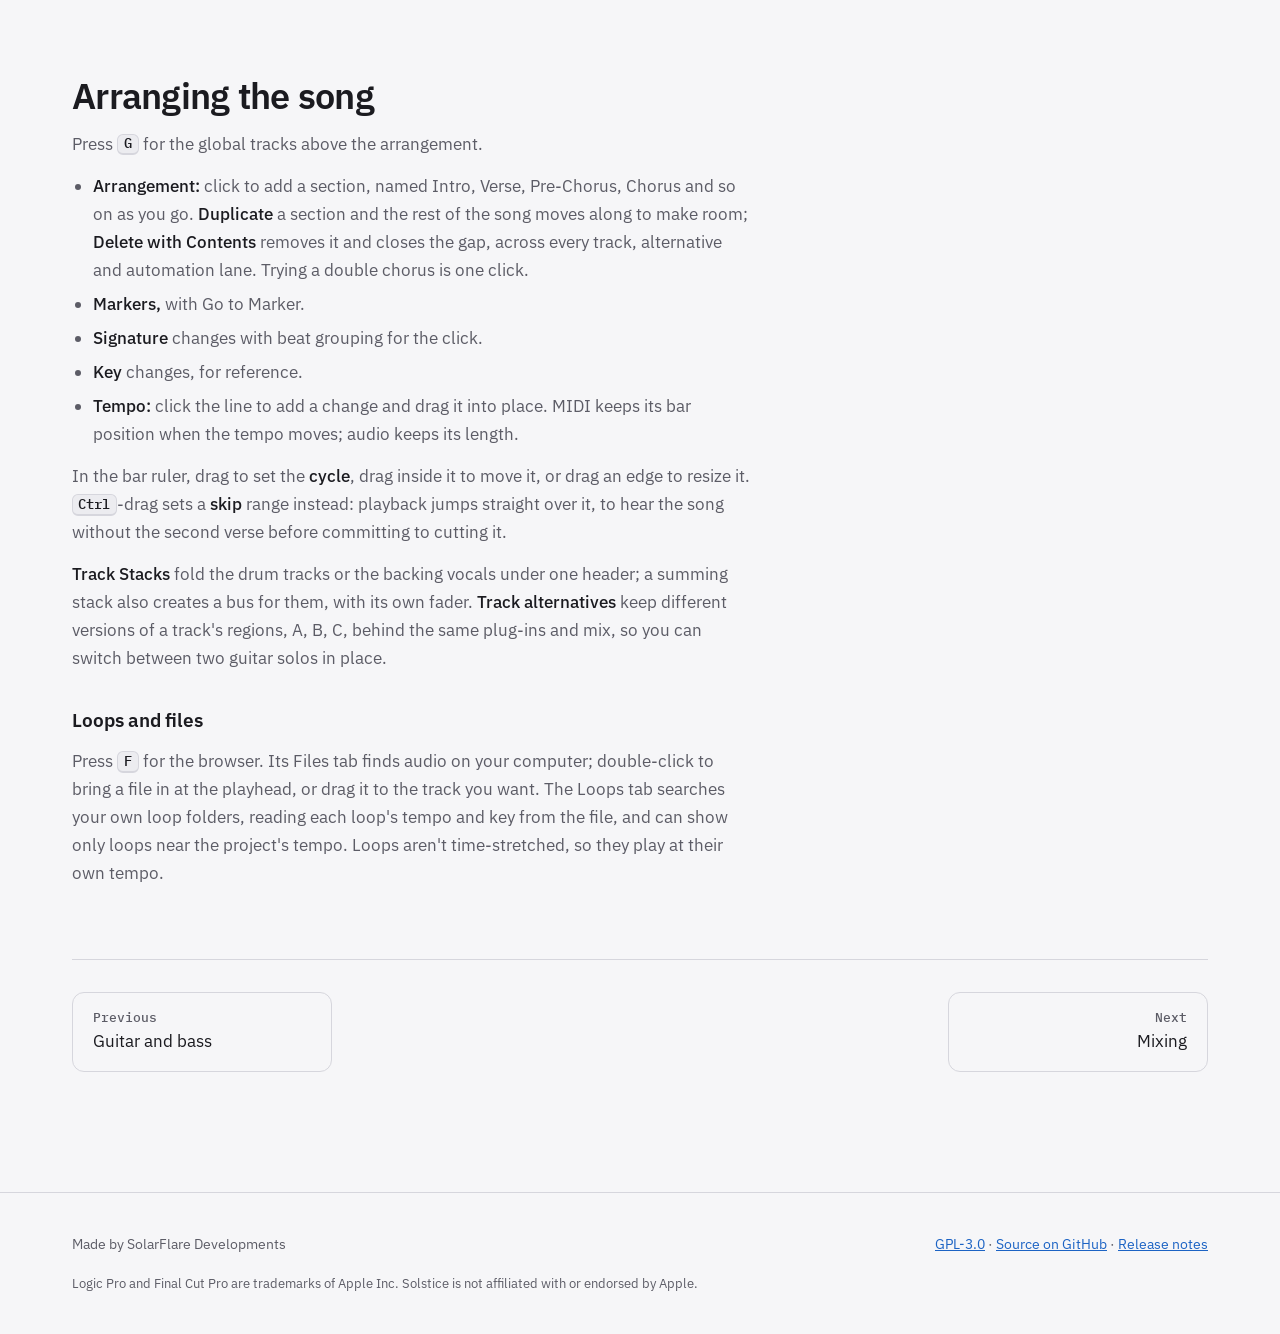
<file: site/editing.html>
<!doctype html>
<html lang="en-GB">
<head>
  <meta charset="utf-8">
  <meta name="viewport" content="width=device-width, initial-scale=1">
  <meta name="color-scheme" content="light dark">
  <title>Editing and drums — Solstice</title>
  <meta name="description" content="Editing in Solstice: regions, the audio file editor, piano roll, quantize and grooves, a step sequencer for drums, and global tracks for arranging.">
  <link rel="canonical" href="https://tomtwentysix.github.io/Solstice/editing.html">
  <link rel="icon" href="img/icon.svg" type="image/svg+xml">
  <link rel="preconnect" href="https://fonts.googleapis.com">
  <link rel="preconnect" href="https://fonts.gstatic.com" crossorigin>
  <link rel="stylesheet" href="https://fonts.googleapis.com/css2?family=IBM+Plex+Mono:wght@500&family=IBM+Plex+Sans:wght@400;500;600&display=swap">
  <link rel="stylesheet" href="style.css">
  <script src="nav.js" defer></script>
</head>
<body>
  <a class="skip" href="#main">Skip to content</a>

  <header class="nav">
    <div class="wrap nav-row">
      <a class="brand" href="./">
        <img src="img/icon.svg" alt="" width="32" height="32">
        <span>Solstice</span>
      </a>
      <nav aria-label="Main">
        <ul>
          <li class="optional"><a href="./#workflow">How it works</a></li>
          <li class="dropdown">
            <button type="button" class="dropdown-trigger current" popovertarget="features-menu" aria-controls="features-menu" aria-expanded="false">Features<svg class="chevron" viewBox="0 0 16 16" aria-hidden="true"><path d="m4 6 4 4 4-4"/></svg></button>
            <ul id="features-menu" class="dropdown-list" popover="auto">
              <li><a href="features.html">Overview</a></li>
              <li><a href="recording.html">Recording</a></li>
              <li><a href="guitar.html">Guitar and bass</a></li>
              <li><a href="editing.html" aria-current="page">Editing and drums</a></li>
              <li><a href="mixing.html">Mixing</a></li>
              <li><a href="mastering.html">Mastering and export</a></li>
              <li><a href="plugins.html">Plug-ins</a></li>
              <li><a href="projects.html">Projects and safety</a></li>
              <li><a href="switching.html">Switching</a></li>
            </ul>
          </li>
          <li><a class="nav-cta" href="download.html">Download</a></li>
        </ul>
      </nav>
    </div>
  </header>
  <main id="main">
    <div class="wrap page-head">
      <div class="ruler" aria-hidden="true">
        <span>1</span><span>2</span><span>3</span><span>4</span><span>5</span><span>6</span><span>7</span><span>8</span>
        <span>9</span><span>10</span><span>11</span><span>12</span><span>13</span><span>14</span><span>15</span><span>16</span>
      </div>
      <p class="eyebrow">Editing and drums</p>
      <h1>Editing, drums and arranging</h1>
      <p>Tidy takes, program a drum part when the drummer isn&#x27;t there, and try the song a different way round before committing to it.</p>
    </div>
    <div class="wrap doc">
      <section aria-labelledby="regions">
        <h2 id="regions">Working with regions</h2>
        <p>Everything you record or import lands as a region on a track. Most of the editing a band session needs happens right there in the tracks area, with the Pointer tool and a few keys.</p>
        <ul>
          <li><strong>Move and copy.</strong> Drag a region to move it, snapped to the grid; hold <kbd>Alt</kbd> to copy instead. Regions move between tracks of the same kind.</li>
          <li><strong>Trim and loop.</strong> Drag either edge to trim. Drag the top-right corner to loop a region, up to 999 times.</li>
          <li><strong>Fades.</strong> Drag the handles at the top corners of an audio region, or type a fade length in milliseconds in the inspector.</li>
          <li><strong>Gain.</strong> Each audio region has its own gain, from −48 to +24&nbsp;dB, before it reaches the fader.</li>
          <li><strong>Split, join, repeat.</strong> <kbd>Ctrl</kbd>+<kbd>T</kbd> splits at the playhead, <kbd>Ctrl</kbd>+<kbd>J</kbd> joins neighbouring pieces back together, <kbd>Ctrl</kbd>+<kbd>R</kbd> repeats the selection straight after itself. <kbd>←</kbd> and <kbd>→</kbd> nudge by one grid step.</li>
        </ul>
        <p>Press <kbd>T</kbd> for the tool menu, then a letter: <strong>P</strong>encil to draw MIDI regions, Scissors (<strong>I</strong>) to cut where you click, <strong>G</strong>lue, <strong>M</strong>ute and <strong>E</strong>raser. The snap grid is Bar, Beat, 1/8, 1/16 or Off; <kbd>Ctrl</kbd>+scroll zooms around the pointer.</p>
        <p>Right-click a region for everything else in one place: rename, colour, cut, copy, paste, repeat, split, join, mute, loop, Bounce in Place, Make Groove Template, and for take folders, Flatten and "Play Take&nbsp;N".</p>
      </section>

      <section aria-labelledby="audio">
        <h2 id="audio">The audio file editor</h2>
        <p>Select an audio region and press <kbd>E</kbd> to see the whole recording it comes from, with the region marked on it. Drag the region's ends to trim it, or drag its middle to slip the audio underneath without moving the region on the timeline: handy for nudging a late snare hit into place.</p>
        <p>The Functions menu works on the selection, or on the whole region if nothing's selected: <strong>Normalize, Change Gain, Fade In, Fade Out, Silence, Invert, Reverse and Remove DC Offset</strong>. None of them touch the original recording. Each writes a new file and points the region at it, so the take you recorded is always still there.</p>
      </section>

      <section aria-labelledby="midi">
        <h2 id="midi">Piano roll, Event List and quantizing</h2>
        <p>MIDI regions open in the piano roll. Click to add a note one grid step long, drag to move it, <kbd>Alt</kbd>-drag to copy, drag its right edge to change its length, and double-click to delete it. The velocity lane below lets you draw dynamics; the controller lane draws modulation, pitch bend, sustain, volume, pan, expression or breath.</p>
        <ul>
          <li><kbd>↑</kbd> and <kbd>↓</kbd> transpose a semitone, with <kbd>Shift</kbd> for an octave. <kbd>Ctrl</kbd>+<kbd>D</kbd> duplicates the selection straight after itself.</li>
          <li><strong>Step Input</strong> enters each note you play at the playhead and moves on a step when you let go, so chords go in together.</li>
          <li>The <strong>Functions</strong> menu has Legato, Fixed Length and octave transposes.</li>
          <li>The <strong>Event List</strong> shows every note as a row, where you can type a note name or a velocity exactly.</li>
        </ul>
        <h3>Quantize and grooves</h3>
        <p>Press <kbd>Q</kbd> to quantize the selected notes, or the whole region. Set the strength below 100% to keep some of the feel, and add swing, which delays every second grid line. Instead of a grid, quantize to a <strong>groove</strong>: Solstice has swung 8ths and 16ths at four amounts and a laid-back 16th feel, and you can make your own from any MIDI region. Right-click a region your drummer played on an e-kit, choose "Make Groove Template…", and quantize the bass part to the drummer's timing.</p>
      </section>

      <section aria-labelledby="drums">
        <h2 id="drums">Programming drums</h2>
        <p>Sometimes the drummer isn't there yet and the band needs a guide to play to; sometimes the drums were played on an e-kit and need tidying; sometimes there's no drummer at all. Solstice's <strong>Drum Kit</strong> has its own synthesised kit, so it makes a sound before you've loaded a single sample, and drum parts have two editors built for them.</p>
        <h3>The Drum Editor</h3>
        <p>Drum regions open in the <strong>Drum Editor</strong>: one row per drum sound, with every hit drawn as a diamond, lighter for ghost notes and stronger for accents. Placing, painting, shaping and quantizing all happen on this one page, without switching views.</p>
        <ul>
          <li><strong>Draw and paint.</strong> Click to add a hit, or drag along a row to put a hit on every step you pass. Right-drag along a row to erase, and double-click a hit to delete it.</li>
          <li><strong>Move and copy.</strong> Drag hits in time and between rows, <kbd>Alt</kbd>-drag to copy, and <kbd>Ctrl</kbd>-drag to select a group. <kbd>↑</kbd> and <kbd>↓</kbd> move the selection a row; <kbd>←</kbd> and <kbd>→</kbd> nudge it a step.</li>
          <li><strong>Velocity.</strong> The velocity lane below shows the row you're working on, and the toolbar's Velocity field sets the selected hits, or the velocity of new ones.</li>
          <li><strong>A grid for every row.</strong> Each row can have its own grid, so the hats can sit on triplet eighths while the kick stays on sixteenths. Clicking, painting, nudging and quantizing all follow each row's grid, or a row can be left free.</li>
        </ul>
        <p>Quantizing is built for real playing:</p>
        <ul>
          <li><kbd>Q</kbd> quantizes with strength, swing or a groove, as everywhere else.</li>
          <li><kbd>Shift</kbd>+<kbd>Q</kbd> is <strong>Iterative Quantize</strong>: each press moves the hits part of the way to the grid, so a performance tightens up without going robotic.</li>
          <li><strong>Humanise</strong> moves hits a few random milliseconds either way and varies their velocity, for programmed parts that should sound played.</li>
          <li><strong>Auto Quantize</strong> tidies a track's new recordings to their row grids as each take is stored. It's a separate undo step, so one undo gets the played timing back.</li>
        </ul>
        <h3>The Step Sequencer</h3>
        <p>For building a pattern on a grid, open the Step Sequencer from the Drum Editor's toolbar.</p>
        <figure class="shot reveal">
          <img src="img/step-sequencer.webp" width="1438" height="452" loading="lazy" alt="The Step Sequencer with a rock beat: kick, snare, closed hat and crash rows, with tabs for Steps, Velocity, Gate, Repeat, Chance, Offset and Tie.">
        </figure>
        <p>Click to place hits; drag to paint a row; right-click to erase. Then switch the grid to another view with keys <kbd>1</kbd> to <kbd>7</kbd> and drag each step to shape it:</p>
        <div class="table-wrap">
          <table>
            <thead><tr><th scope="col">View</th><th scope="col">What it sets on each step</th></tr></thead>
            <tbody>
              <tr><td>Velocity</td><td>How hard it's hit, 1–127</td></tr>
              <tr><td>Gate</td><td>How long the note lasts, as a share of the step</td></tr>
              <tr><td>Repeat</td><td>Up to eight hits inside one step, for rolls and hat ratchets</td></tr>
              <tr><td>Chance</td><td>How likely the hit is to play each time round, so a loop never repeats exactly</td></tr>
              <tr><td>Offset</td><td>Pushes the hit up to half a step early or late, for feel</td></tr>
              <tr><td>Tie</td><td>Holds the step before through this one</td></tr>
            </tbody>
          </table>
        </div>
        <p>Each row can have its own step length and its own number of steps, so a 12-step hat pattern can run against a 16-step kick for polyrhythms. The row menu adds Shift, Reverse, Randomise, Fill Every… and Euclidean fills, which spread a number of hits as evenly as possible across the steps.</p>
        <h3>Starter patterns</h3>
        <p>Over thirty starter patterns to begin from, including:</p>
        <ul class="chips">
          <li>Rock: Straight Eighths, Driving, Half Time, Ride and Floor</li>
          <li>Metal: Double Kick, Blast Beat</li>
          <li>Shuffle and Half-Time Shuffle</li>
          <li>Pop: Motown, Ballad</li>
          <li>Funk: Ghost Notes, Syncopated</li>
          <li>Reggae One Drop</li>
          <li>Latin: Son Clave, Bossa Nova</li>
          <li>Jazz Swing Ride</li>
          <li>Fills: Tom Run, Snare Build</li>
        </ul>
        <h3>Your own kit</h3>
        <p>The Drum Kit has 16 pads on the standard General MIDI notes, so a part from an e-kit or a MIDI file plays the right drums. Drop a sample on a pad, or on a row in the sequencer, to replace the sound; each pad has its own level, pan, tuning and choke group, and the three hi-hats already choke each other. The drum map names, reorders, hides, mutes and solos each sound, in both drum editors.</p>
      </section>

      <section aria-labelledby="arrange">
        <h2 id="arrange">Arranging the song</h2>
        <p>Press <kbd>G</kbd> for the global tracks above the arrangement.</p>
        <ul>
          <li><strong>Arrangement:</strong> click to add a section, named Intro, Verse, Pre-Chorus, Chorus and so on as you go. <strong>Duplicate</strong> a section and the rest of the song moves along to make room; <strong>Delete with Contents</strong> removes it and closes the gap, across every track, alternative and automation lane. Trying a double chorus is one click.</li>
          <li><strong>Markers,</strong> with Go to Marker.</li>
          <li><strong>Signature</strong> changes with beat grouping for the click.</li>
          <li><strong>Key</strong> changes, for reference.</li>
          <li><strong>Tempo:</strong> click the line to add a change and drag it into place. MIDI keeps its bar position when the tempo moves; audio keeps its length.</li>
        </ul>
        <p>In the bar ruler, drag to set the <strong>cycle</strong>, drag inside it to move it, or drag an edge to resize it. <kbd>Ctrl</kbd>-drag sets a <strong>skip</strong> range instead: playback jumps straight over it, to hear the song without the second verse before committing to cutting it.</p>
        <p><strong>Track Stacks</strong> fold the drum tracks or the backing vocals under one header; a summing stack also creates a bus for them, with its own fader. <strong>Track alternatives</strong> keep different versions of a track's regions, A, B, C, behind the same plug-ins and mix, so you can switch between two guitar solos in place.</p>
        <h3>Loops and files</h3>
        <p>Press <kbd>F</kbd> for the browser. Its Files tab finds audio on your computer; double-click to bring a file in at the playhead, or drag it to the track you want. The Loops tab searches your own loop folders, reading each loop's tempo and key from the file, and can show only loops near the project's tempo. Loops aren't time-stretched, so they play at their own tempo.</p>
      </section>
      <nav class="next" aria-label="More features">
        <a href="guitar.html"><span>Previous</span>Guitar and bass</a>
        <a class="later" href="mixing.html"><span>Next</span>Mixing</a>
      </nav>
    </div>
  </main>

  <footer class="footer">
    <div class="wrap">
      <div class="footer-row">
        <p>Made by SolarFlare Developments</p>
        <p><a href="https://github.com/tomtwentysix/Solstice/blob/main/LICENSE">GPL-3.0</a> · <a href="https://github.com/tomtwentysix/Solstice">Source on GitHub</a> · <a href="https://github.com/tomtwentysix/Solstice/releases">Release notes</a></p>
      </div>
      <p class="legal">Logic Pro and Final Cut Pro are trademarks of Apple Inc. Solstice is not affiliated with or endorsed by Apple.</p>
    </div>
  </footer>
</body>
</html>
</file>
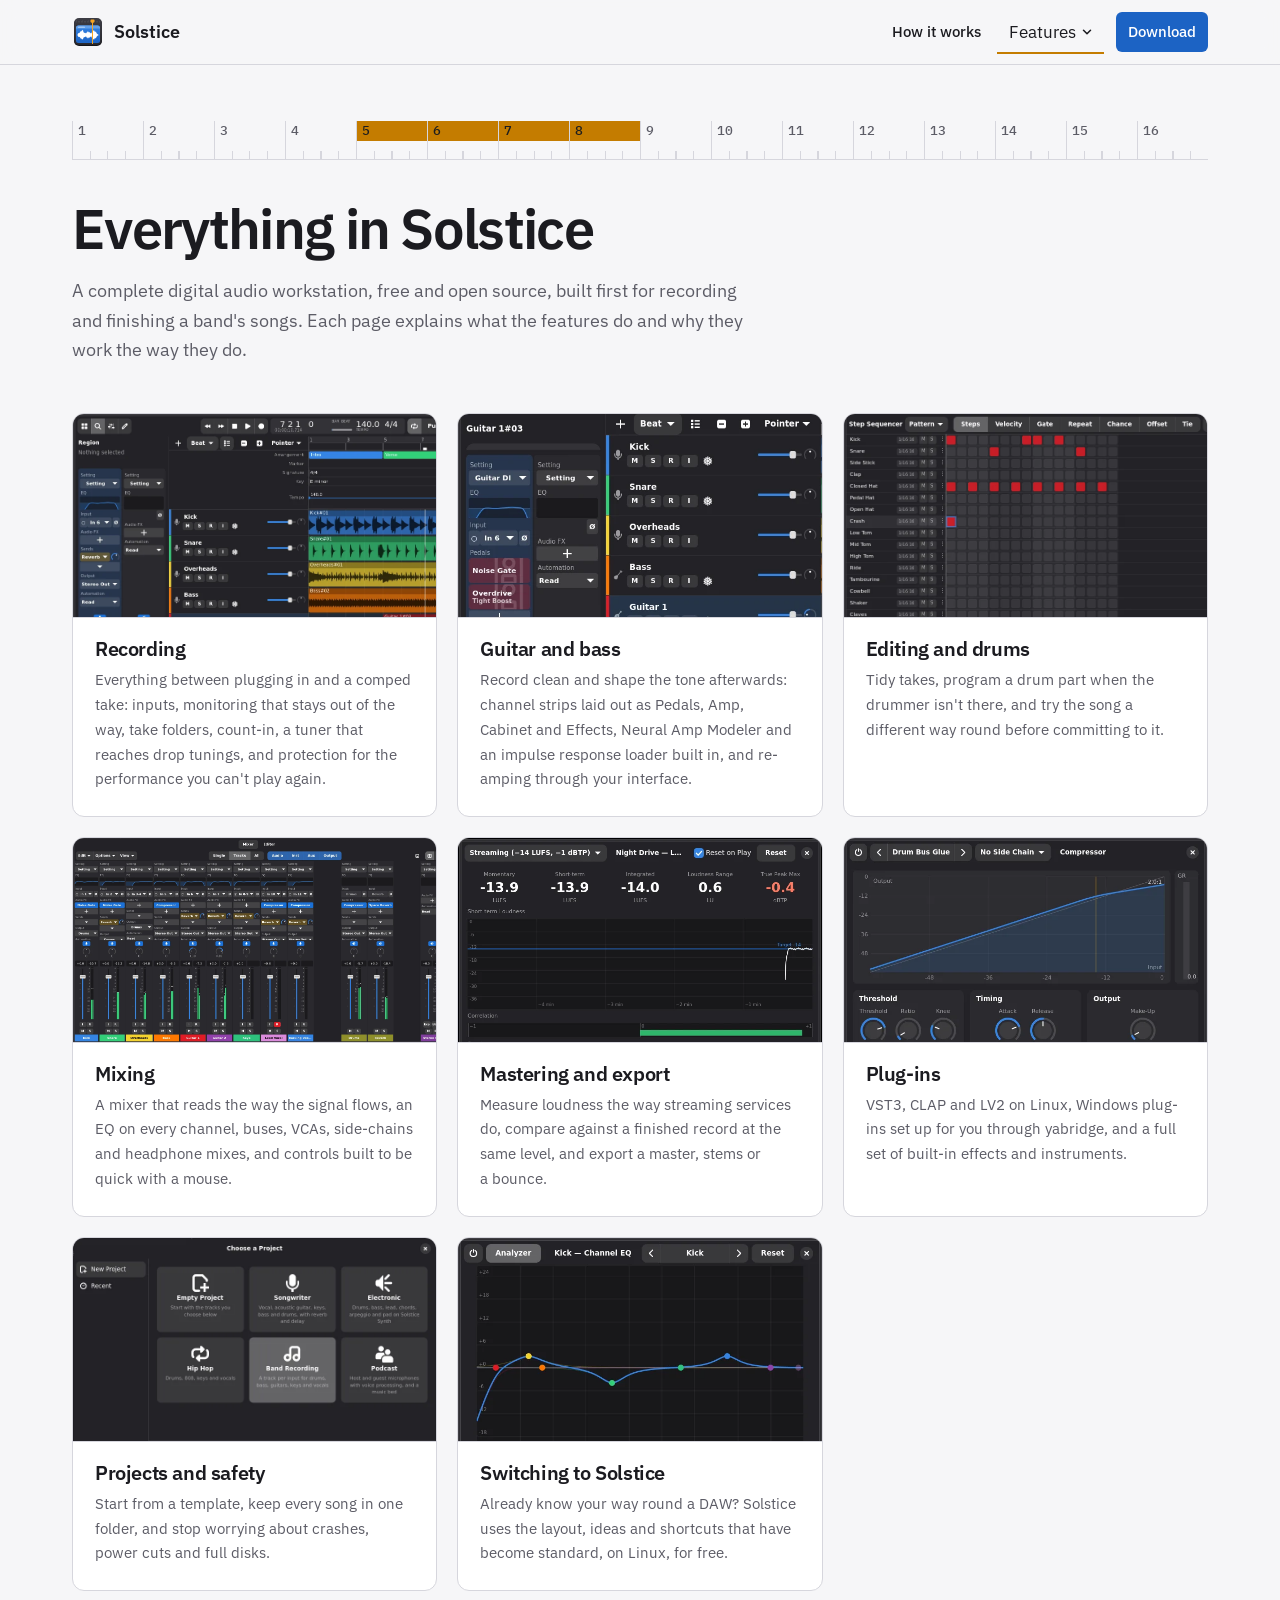
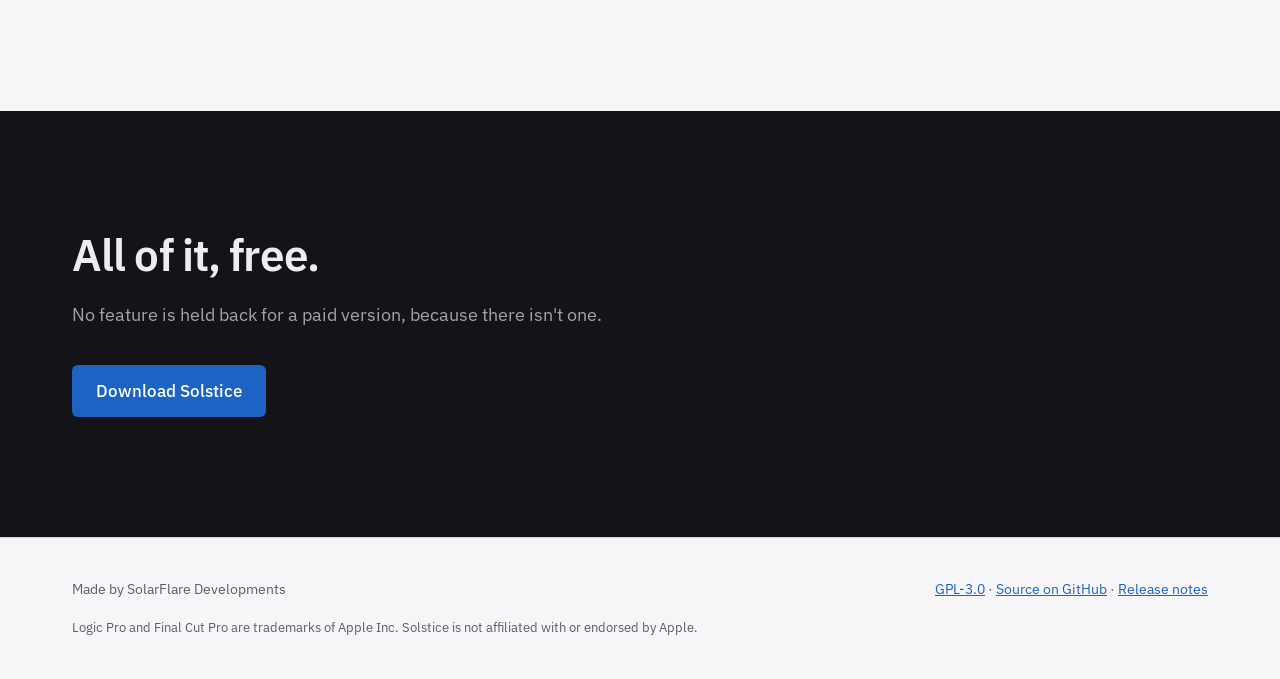
<file: site/features.html>
<!doctype html>
<html lang="en-GB">
<head>
  <meta charset="utf-8">
  <meta name="viewport" content="width=device-width, initial-scale=1">
  <meta name="color-scheme" content="light dark">
  <title>Features — Solstice</title>
  <meta name="description" content="Everything in Solstice, the free and open source DAW for Linux, explained: recording, guitar and bass, editing and drums, mixing, mastering, plug-ins, projects, and switching from another DAW.">
  <link rel="canonical" href="https://tomtwentysix.github.io/Solstice/features.html">
  <link rel="icon" href="img/icon.svg" type="image/svg+xml">
  <link rel="preconnect" href="https://fonts.googleapis.com">
  <link rel="preconnect" href="https://fonts.gstatic.com" crossorigin>
  <link rel="stylesheet" href="https://fonts.googleapis.com/css2?family=IBM+Plex+Mono:wght@500&family=IBM+Plex+Sans:wght@400;500;600&display=swap">
  <link rel="stylesheet" href="style.css">
  <script src="nav.js" defer></script>
</head>
<body>
  <a class="skip" href="#main">Skip to content</a>

  <header class="nav">
    <div class="wrap nav-row">
      <a class="brand" href="./">
        <img src="img/icon.svg" alt="" width="32" height="32">
        <span>Solstice</span>
      </a>
      <nav aria-label="Main">
        <ul>
          <li class="optional"><a href="./#workflow">How it works</a></li>
          <li class="dropdown">
            <button type="button" class="dropdown-trigger current" popovertarget="features-menu" aria-controls="features-menu" aria-expanded="false">Features<svg class="chevron" viewBox="0 0 16 16" aria-hidden="true"><path d="m4 6 4 4 4-4"/></svg></button>
            <ul id="features-menu" class="dropdown-list" popover="auto">
              <li><a href="features.html" aria-current="page">Overview</a></li>
              <li><a href="recording.html">Recording</a></li>
              <li><a href="guitar.html">Guitar and bass</a></li>
              <li><a href="editing.html">Editing and drums</a></li>
              <li><a href="mixing.html">Mixing</a></li>
              <li><a href="mastering.html">Mastering and export</a></li>
              <li><a href="plugins.html">Plug-ins</a></li>
              <li><a href="projects.html">Projects and safety</a></li>
              <li><a href="switching.html">Switching</a></li>
            </ul>
          </li>
          <li><a class="nav-cta" href="download.html">Download</a></li>
        </ul>
      </nav>
    </div>
  </header>
  <main id="main">
    <div class="wrap page-head">
      <div class="ruler" aria-hidden="true">
        <span>1</span><span>2</span><span>3</span><span>4</span><span>5</span><span>6</span><span>7</span><span>8</span>
        <span>9</span><span>10</span><span>11</span><span>12</span><span>13</span><span>14</span><span>15</span><span>16</span>
      </div>
      <h1>Everything in Solstice</h1>
      <p>A complete digital audio workstation, free and open source, built first for recording and finishing a band's songs. Each page explains what the features do and why they work the way they do.</p>
    </div>
    <div class="wrap">
      <div class="hub">
        <a href="recording.html">
          <img src="img/recording.webp" alt="" loading="lazy">
          <div>
            <h2>Recording</h2>
            <p>Everything between plugging in and a comped take: inputs, monitoring that stays out of the way, take folders, count-in, a tuner that reaches drop tunings, and protection for the performance you can't play again.</p>
          </div>
        </a>
        <a href="guitar.html">
          <img src="img/guitar-strip.webp" alt="" loading="lazy">
          <div>
            <h2>Guitar and bass</h2>
            <p>Record clean and shape the tone afterwards: channel strips laid out as Pedals, Amp, Cabinet and Effects, Neural Amp Modeler and an impulse response loader built in, and re-amping through your interface.</p>
          </div>
        </a>
        <a href="editing.html">
          <img src="img/step-sequencer.webp" alt="" loading="lazy">
          <div>
            <h2>Editing and drums</h2>
            <p>Tidy takes, program a drum part when the drummer isn't there, and try the song a different way round before committing to it.</p>
          </div>
        </a>
        <a href="mixing.html">
          <img src="img/mixer.webp" alt="" loading="lazy">
          <div>
            <h2>Mixing</h2>
            <p>A mixer that reads the way the signal flows, an EQ on every channel, buses, VCAs, side-chains and headphone mixes, and controls built to be quick with a mouse.</p>
          </div>
        </a>
        <a href="mastering.html">
          <img src="img/loudness.webp" alt="" loading="lazy">
          <div>
            <h2>Mastering and export</h2>
            <p>Measure loudness the way streaming services do, compare against a finished record at the same level, and export a master, stems or a bounce.</p>
          </div>
        </a>
        <a href="plugins.html">
          <img src="img/compressor.webp" alt="" loading="lazy">
          <div>
            <h2>Plug-ins</h2>
            <p>VST3, CLAP and LV2 on Linux, Windows plug-ins set up for you through yabridge, and a full set of built-in effects and instruments.</p>
          </div>
        </a>
        <a href="projects.html">
          <img src="img/chooser.webp" alt="" loading="lazy">
          <div>
            <h2>Projects and safety</h2>
            <p>Start from a template, keep every song in one folder, and stop worrying about crashes, power cuts and full disks.</p>
          </div>
        </a>
        <a href="switching.html">
          <img src="img/channel-eq.webp" alt="" loading="lazy">
          <div>
            <h2>Switching to Solstice</h2>
            <p>Already know your way round a DAW? Solstice uses the layout, ideas and shortcuts that have become standard, on Linux, for free.</p>
          </div>
        </a>
      </div>
    </div>

    <section class="closing stage" aria-labelledby="closing-title">
      <div class="wrap">
        <h2 id="closing-title">All of it, free.</h2>
        <p>No feature is held back for a paid version, because there isn't one.</p>
        <div class="actions">
          <a class="button primary" href="download.html">Download Solstice</a>
        </div>
      </div>
    </section>
  </main>

  <footer class="footer">
    <div class="wrap">
      <div class="footer-row">
        <p>Made by SolarFlare Developments</p>
        <p><a href="https://github.com/tomtwentysix/Solstice/blob/main/LICENSE">GPL-3.0</a> · <a href="https://github.com/tomtwentysix/Solstice">Source on GitHub</a> · <a href="https://github.com/tomtwentysix/Solstice/releases">Release notes</a></p>
      </div>
      <p class="legal">Logic Pro and Final Cut Pro are trademarks of Apple Inc. Solstice is not affiliated with or endorsed by Apple.</p>
    </div>
  </footer>
</body>
</html>
</file>
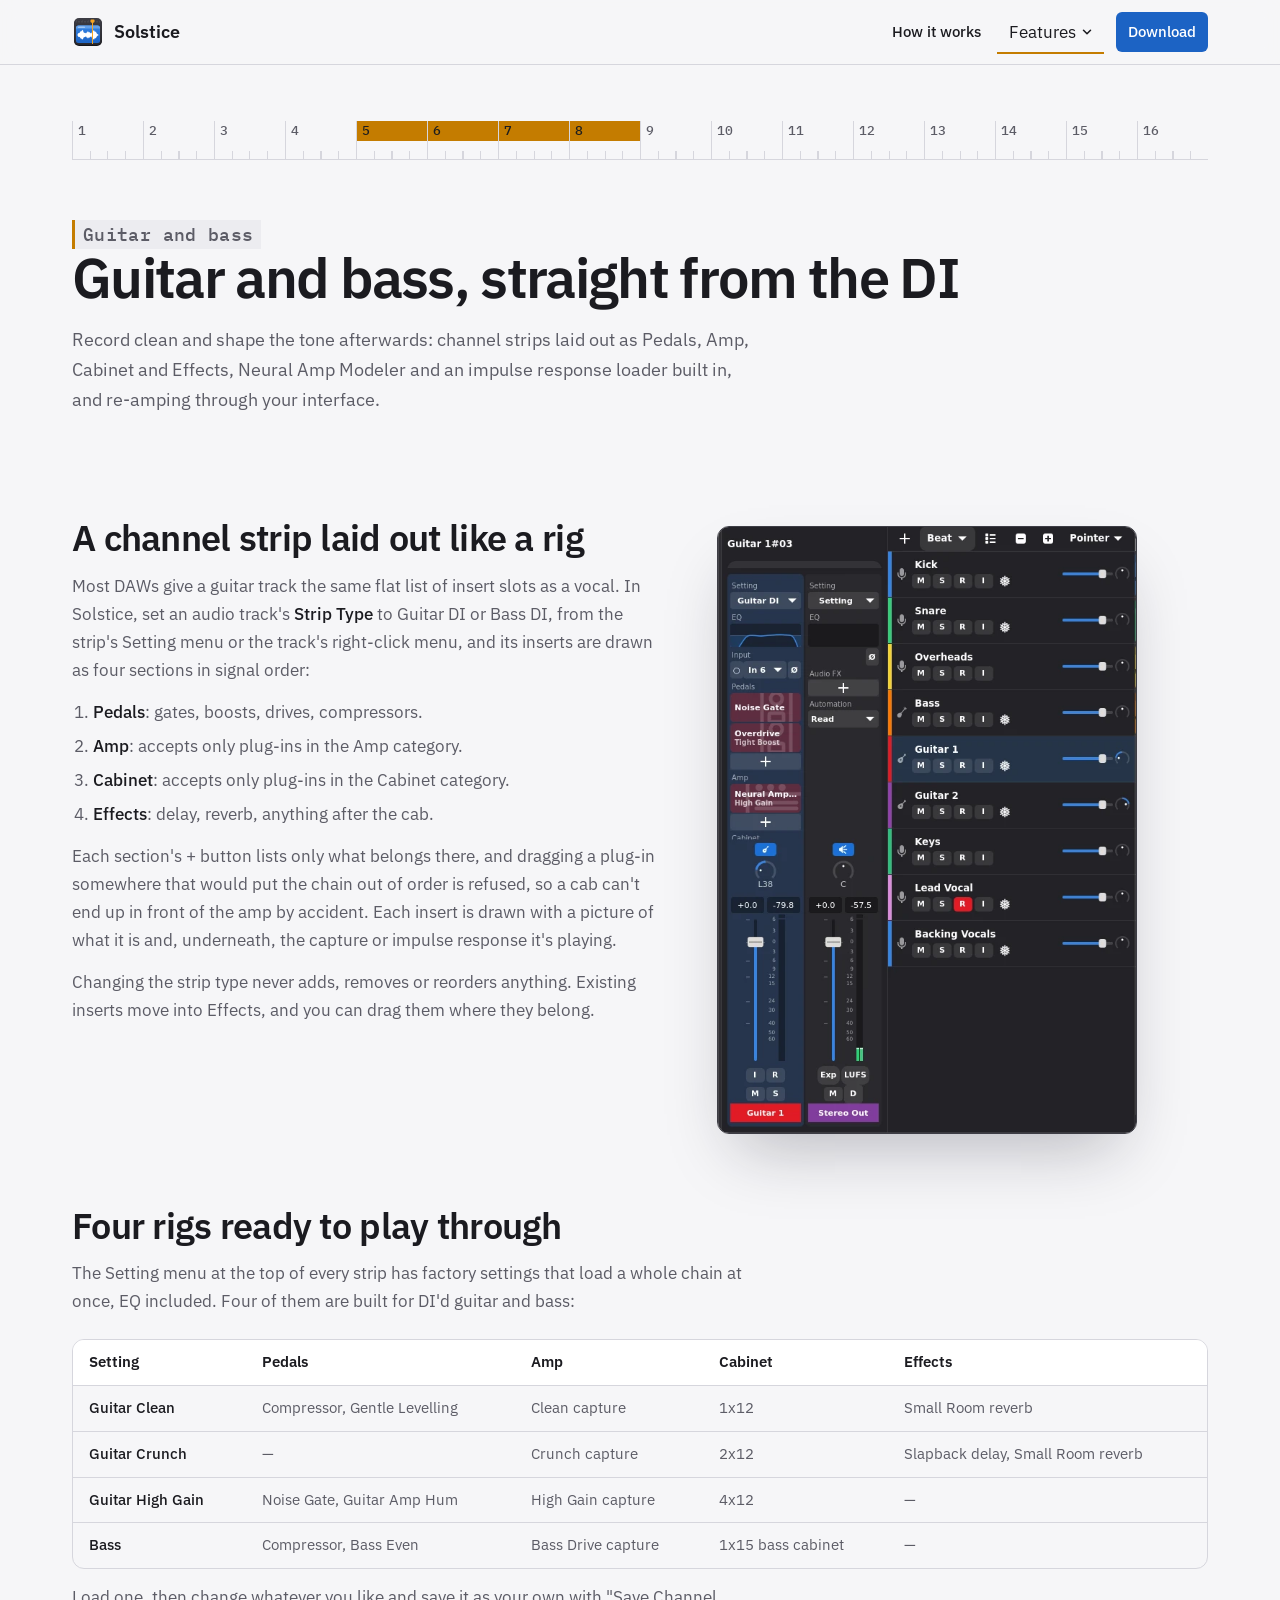
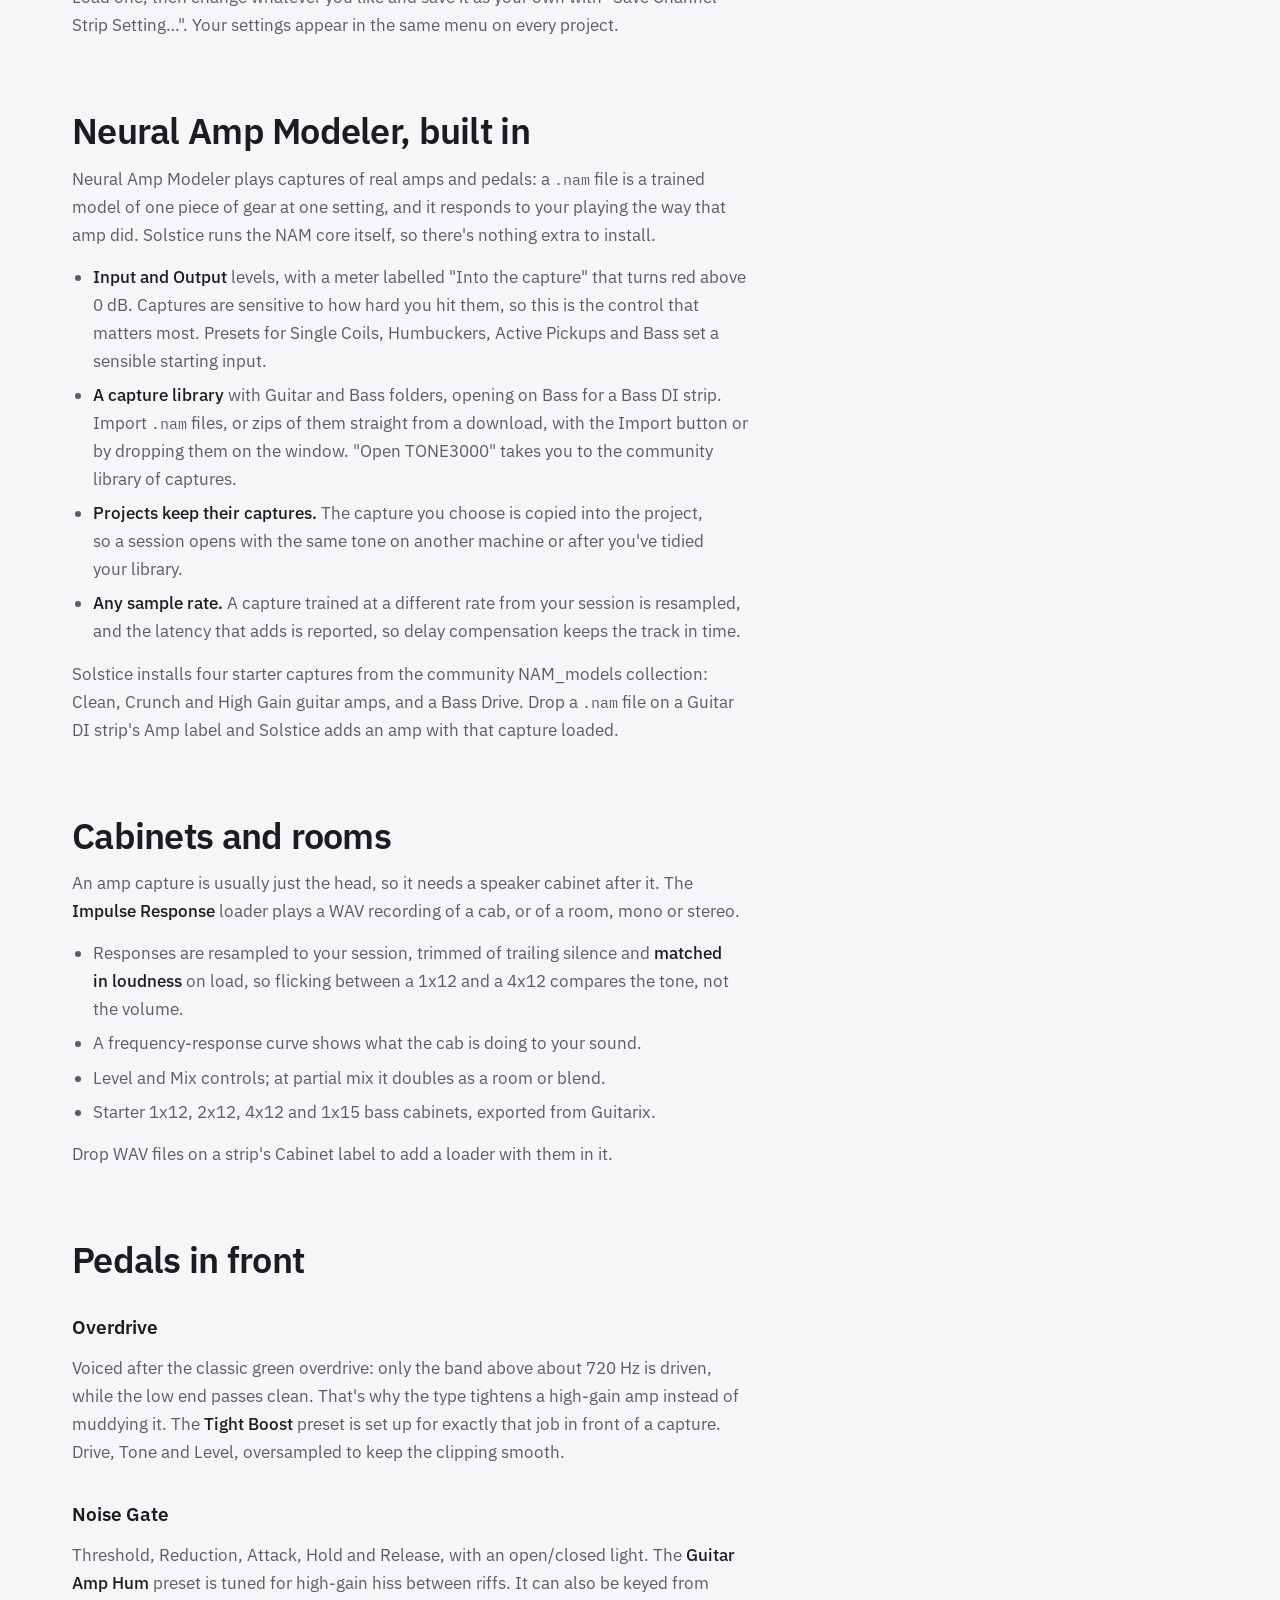
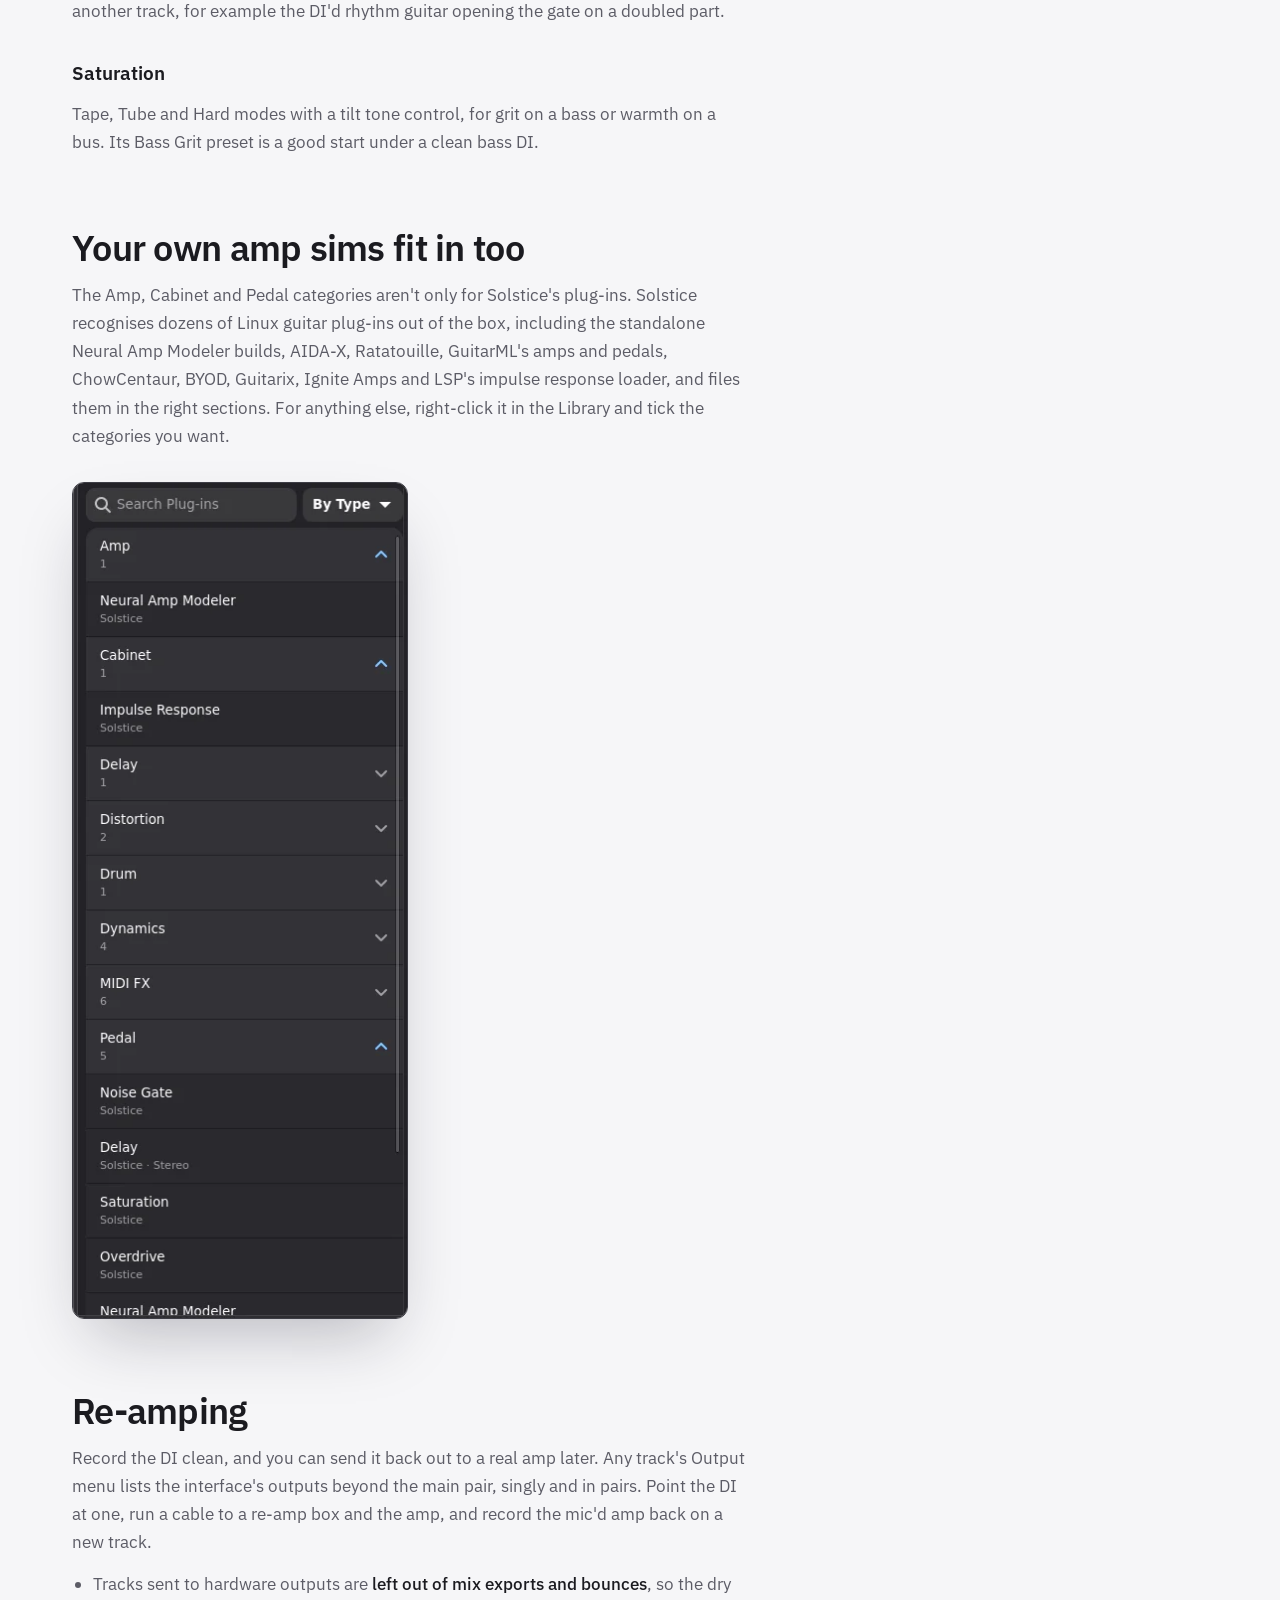
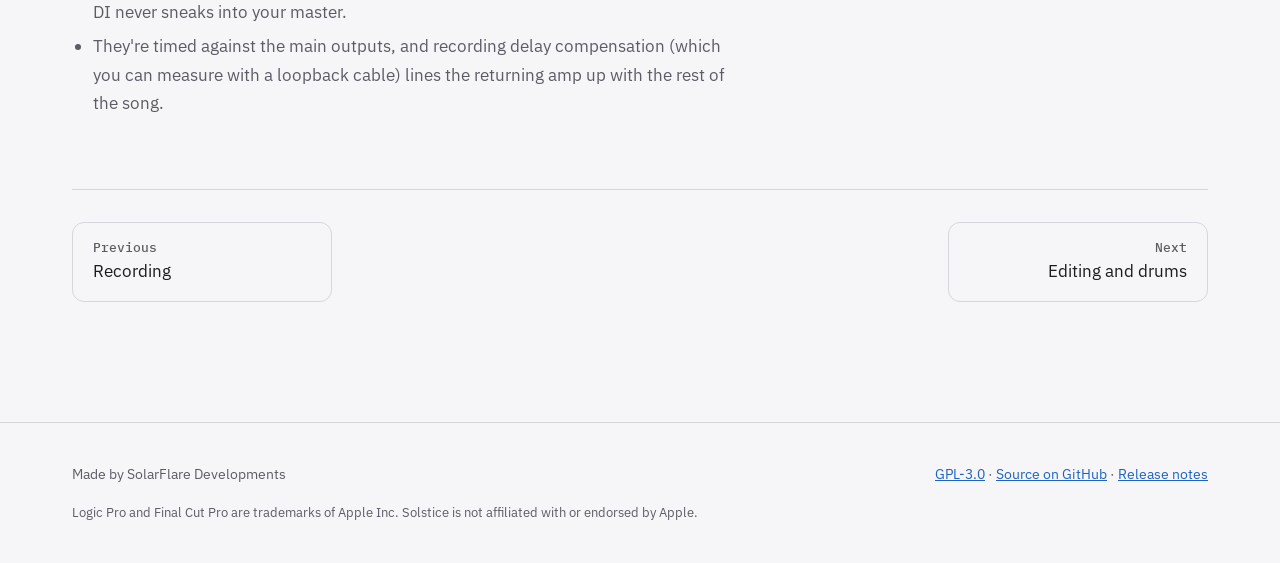
<file: site/guitar.html>
<!doctype html>
<html lang="en-GB">
<head>
  <meta charset="utf-8">
  <meta name="viewport" content="width=device-width, initial-scale=1">
  <meta name="color-scheme" content="light dark">
  <title>Guitar and bass — Solstice</title>
  <meta name="description" content="Guitar DI and Bass DI strips in Solstice: Neural Amp Modeler, impulse responses, pedals, factory rigs and re-amping.">
  <link rel="canonical" href="https://tomtwentysix.github.io/Solstice/guitar.html">
  <link rel="icon" href="img/icon.svg" type="image/svg+xml">
  <link rel="preconnect" href="https://fonts.googleapis.com">
  <link rel="preconnect" href="https://fonts.gstatic.com" crossorigin>
  <link rel="stylesheet" href="https://fonts.googleapis.com/css2?family=IBM+Plex+Mono:wght@500&family=IBM+Plex+Sans:wght@400;500;600&display=swap">
  <link rel="stylesheet" href="style.css">
  <script src="nav.js" defer></script>
</head>
<body>
  <a class="skip" href="#main">Skip to content</a>

  <header class="nav">
    <div class="wrap nav-row">
      <a class="brand" href="./">
        <img src="img/icon.svg" alt="" width="32" height="32">
        <span>Solstice</span>
      </a>
      <nav aria-label="Main">
        <ul>
          <li class="optional"><a href="./#workflow">How it works</a></li>
          <li class="dropdown">
            <button type="button" class="dropdown-trigger current" popovertarget="features-menu" aria-controls="features-menu" aria-expanded="false">Features<svg class="chevron" viewBox="0 0 16 16" aria-hidden="true"><path d="m4 6 4 4 4-4"/></svg></button>
            <ul id="features-menu" class="dropdown-list" popover="auto">
              <li><a href="features.html">Overview</a></li>
              <li><a href="recording.html">Recording</a></li>
              <li><a href="guitar.html" aria-current="page">Guitar and bass</a></li>
              <li><a href="editing.html">Editing and drums</a></li>
              <li><a href="mixing.html">Mixing</a></li>
              <li><a href="mastering.html">Mastering and export</a></li>
              <li><a href="plugins.html">Plug-ins</a></li>
              <li><a href="projects.html">Projects and safety</a></li>
              <li><a href="switching.html">Switching</a></li>
            </ul>
          </li>
          <li><a class="nav-cta" href="download.html">Download</a></li>
        </ul>
      </nav>
    </div>
  </header>
  <main id="main">
    <div class="wrap page-head">
      <div class="ruler" aria-hidden="true">
        <span>1</span><span>2</span><span>3</span><span>4</span><span>5</span><span>6</span><span>7</span><span>8</span>
        <span>9</span><span>10</span><span>11</span><span>12</span><span>13</span><span>14</span><span>15</span><span>16</span>
      </div>
      <p class="eyebrow">Guitar and bass</p>
      <h1>Guitar and bass, straight from the DI</h1>
      <p>Record clean and shape the tone afterwards: channel strips laid out as Pedals, Amp, Cabinet and Effects, Neural Amp Modeler and an impulse response loader built in, and re-amping through your interface.</p>
    </div>
    <div class="wrap doc">
      <section aria-labelledby="strips">
        <div class="two">
          <div>
            <h2 id="strips">A channel strip laid out like a rig</h2>
            <p>Most DAWs give a guitar track the same flat list of insert slots as a vocal. In Solstice, set an audio track's <strong>Strip Type</strong> to Guitar DI or Bass DI, from the strip's Setting menu or the track's right-click menu, and its inserts are drawn as four sections in signal order:</p>
            <ol>
              <li><strong>Pedals</strong>: gates, boosts, drives, compressors.</li>
              <li><strong>Amp</strong>: accepts only plug-ins in the Amp category.</li>
              <li><strong>Cabinet</strong>: accepts only plug-ins in the Cabinet category.</li>
              <li><strong>Effects</strong>: delay, reverb, anything after the cab.</li>
            </ol>
            <p>Each section's + button lists only what belongs there, and dragging a plug-in somewhere that would put the chain out of order is refused, so a cab can't end up in front of the amp by accident. Each insert is drawn with a picture of what it is and, underneath, the capture or impulse response it's playing.</p>
            <p>Changing the strip type never adds, removes or reorders anything. Existing inserts move into Effects, and you can drag them where they belong.</p>
          </div>
          <figure class="shot reveal" style="max-width: 420px">
            <img src="img/guitar-strip.webp" width="580" height="840" loading="lazy" alt="A Guitar DI channel strip with Noise Gate and Overdrive in Pedals and Neural Amp Modeler with a High Gain capture in Amp.">
          </figure>
        </div>
      </section>

      <section aria-labelledby="factory">
        <h2 id="factory">Four rigs ready to play through</h2>
        <p>The Setting menu at the top of every strip has factory settings that load a whole chain at once, EQ included. Four of them are built for DI'd guitar and bass:</p>
        <div class="table-wrap">
          <table>
            <thead><tr><th scope="col">Setting</th><th scope="col">Pedals</th><th scope="col">Amp</th><th scope="col">Cabinet</th><th scope="col">Effects</th></tr></thead>
            <tbody>
              <tr><td>Guitar Clean</td><td>Compressor, Gentle Levelling</td><td>Clean capture</td><td>1x12</td><td>Small Room reverb</td></tr>
              <tr><td>Guitar Crunch</td><td>—</td><td>Crunch capture</td><td>2x12</td><td>Slapback delay, Small Room reverb</td></tr>
              <tr><td>Guitar High Gain</td><td>Noise Gate, Guitar Amp Hum</td><td>High Gain capture</td><td>4x12</td><td>—</td></tr>
              <tr><td>Bass</td><td>Compressor, Bass Even</td><td>Bass Drive capture</td><td>1x15 bass cabinet</td><td>—</td></tr>
            </tbody>
          </table>
        </div>
        <p>Load one, then change whatever you like and save it as your own with "Save Channel Strip Setting…". Your settings appear in the same menu on every project.</p>
      </section>

      <section aria-labelledby="nam">
        <h2 id="nam">Neural Amp Modeler, built in</h2>
        <p>Neural Amp Modeler plays captures of real amps and pedals: a <code>.nam</code> file is a trained model of one piece of gear at one setting, and it responds to your playing the way that amp did. Solstice runs the NAM core itself, so there's nothing extra to install.</p>
        <ul>
          <li><strong>Input and Output</strong> levels, with a meter labelled "Into the capture" that turns red above 0&nbsp;dB. Captures are sensitive to how hard you hit them, so this is the control that matters most. Presets for Single Coils, Humbuckers, Active Pickups and Bass set a sensible starting input.</li>
          <li><strong>A capture library</strong> with Guitar and Bass folders, opening on Bass for a Bass DI strip. Import <code>.nam</code> files, or zips of them straight from a download, with the Import button or by dropping them on the window. "Open TONE3000" takes you to the community library of captures.</li>
          <li><strong>Projects keep their captures.</strong> The capture you choose is copied into the project, so a session opens with the same tone on another machine or after you've tidied your library.</li>
          <li><strong>Any sample rate.</strong> A capture trained at a different rate from your session is resampled, and the latency that adds is reported, so delay compensation keeps the track in time.</li>
        </ul>
        <p>Solstice installs four starter captures from the community NAM_models collection: Clean, Crunch and High Gain guitar amps, and a Bass Drive. Drop a <code>.nam</code> file on a Guitar DI strip's Amp label and Solstice adds an amp with that capture loaded.</p>
      </section>

      <section aria-labelledby="ir">
        <h2 id="ir">Cabinets and rooms</h2>
        <p>An amp capture is usually just the head, so it needs a speaker cabinet after it. The <strong>Impulse Response</strong> loader plays a WAV recording of a cab, or of a room, mono or stereo.</p>
        <ul>
          <li>Responses are resampled to your session, trimmed of trailing silence and <strong>matched in loudness</strong> on load, so flicking between a 1x12 and a 4x12 compares the tone, not the volume.</li>
          <li>A frequency-response curve shows what the cab is doing to your sound.</li>
          <li>Level and Mix controls; at partial mix it doubles as a room or blend.</li>
          <li>Starter 1x12, 2x12, 4x12 and 1x15 bass cabinets, exported from Guitarix.</li>
        </ul>
        <p>Drop WAV files on a strip's Cabinet label to add a loader with them in it.</p>
      </section>

      <section aria-labelledby="pedals">
        <h2 id="pedals">Pedals in front</h2>
        <h3>Overdrive</h3>
        <p>Voiced after the classic green overdrive: only the band above about 720&nbsp;Hz is driven, while the low end passes clean. That's why the type tightens a high-gain amp instead of muddying it. The <strong>Tight Boost</strong> preset is set up for exactly that job in front of a capture. Drive, Tone and Level, oversampled to keep the clipping smooth.</p>
        <h3>Noise Gate</h3>
        <p>Threshold, Reduction, Attack, Hold and Release, with an open/closed light. The <strong>Guitar Amp Hum</strong> preset is tuned for high-gain hiss between riffs. It can also be keyed from another track, for example the DI'd rhythm guitar opening the gate on a doubled part.</p>
        <h3>Saturation</h3>
        <p>Tape, Tube and Hard modes with a tilt tone control, for grit on a bass or warmth on a bus. Its Bass Grit preset is a good start under a clean bass DI.</p>
      </section>

      <section aria-labelledby="yours">
        <h2 id="yours">Your own amp sims fit in too</h2>
        <p>The Amp, Cabinet and Pedal categories aren't only for Solstice's plug-ins. Solstice recognises dozens of Linux guitar plug-ins out of the box, including the standalone Neural Amp Modeler builds, AIDA-X, Ratatouille, GuitarML's amps and pedals, ChowCentaur, BYOD, Guitarix, Ignite Amps and LSP's impulse response loader, and files them in the right sections. For anything else, right-click it in the Library and tick the categories you want.</p>
        <figure class="shot small reveal" style="max-width: 340px">
          <img src="img/library.webp" width="336" height="840" loading="lazy" alt="The Library sorted by type, with Amp, Cabinet and Pedal groups open, listing Neural Amp Modeler, Impulse Response, Noise Gate, Delay, Saturation and Overdrive.">
        </figure>
      </section>

      <section aria-labelledby="reamp">
        <h2 id="reamp">Re-amping</h2>
        <p>Record the DI clean, and you can send it back out to a real amp later. Any track's Output menu lists the interface's outputs beyond the main pair, singly and in pairs. Point the DI at one, run a cable to a re-amp box and the amp, and record the mic'd amp back on a new track.</p>
        <ul>
          <li>Tracks sent to hardware outputs are <strong>left out of mix exports and bounces</strong>, so the dry DI never sneaks into your master.</li>
          <li>They're timed against the main outputs, and recording delay compensation (which you can measure with a loopback cable) lines the returning amp up with the rest of the song.</li>
        </ul>
      </section>
      <nav class="next" aria-label="More features">
        <a href="recording.html"><span>Previous</span>Recording</a>
        <a class="later" href="editing.html"><span>Next</span>Editing and drums</a>
      </nav>
    </div>
  </main>

  <footer class="footer">
    <div class="wrap">
      <div class="footer-row">
        <p>Made by SolarFlare Developments</p>
        <p><a href="https://github.com/tomtwentysix/Solstice/blob/main/LICENSE">GPL-3.0</a> · <a href="https://github.com/tomtwentysix/Solstice">Source on GitHub</a> · <a href="https://github.com/tomtwentysix/Solstice/releases">Release notes</a></p>
      </div>
      <p class="legal">Logic Pro and Final Cut Pro are trademarks of Apple Inc. Solstice is not affiliated with or endorsed by Apple.</p>
    </div>
  </footer>
</body>
</html>
</file>
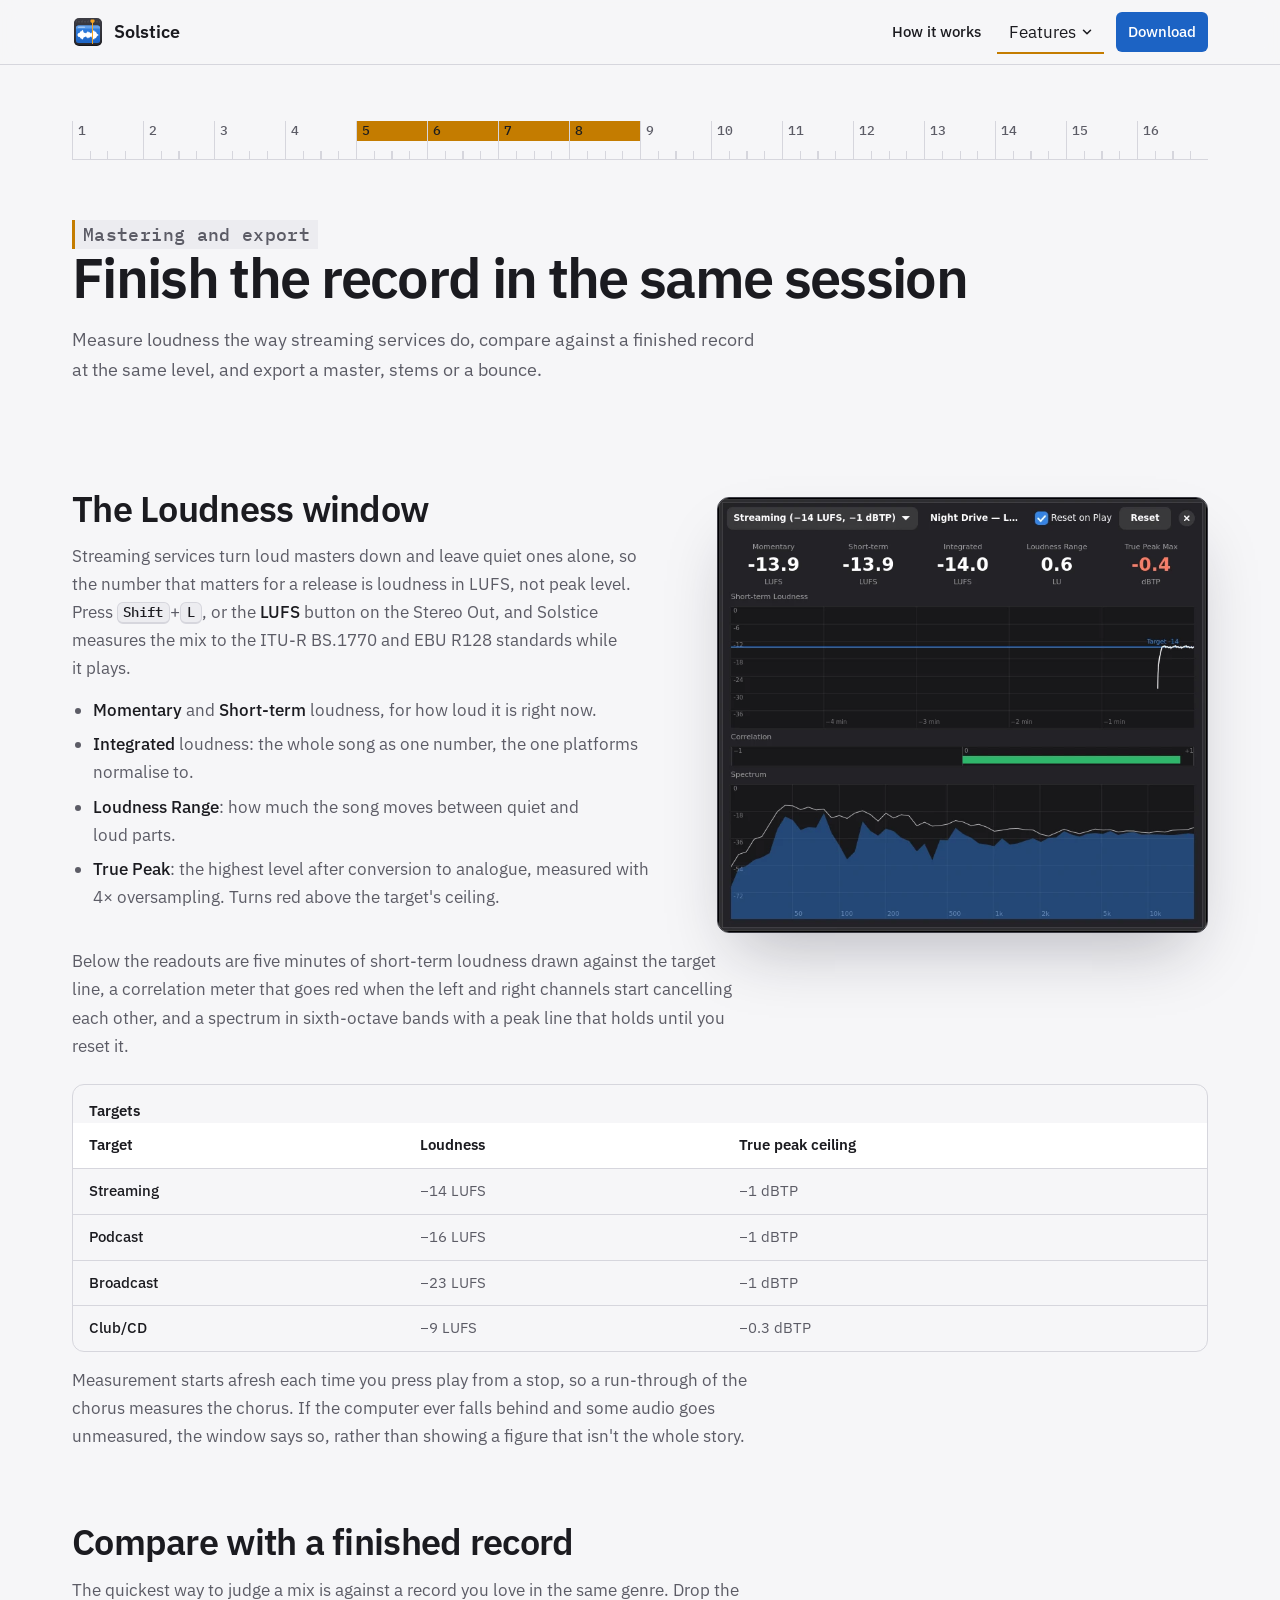
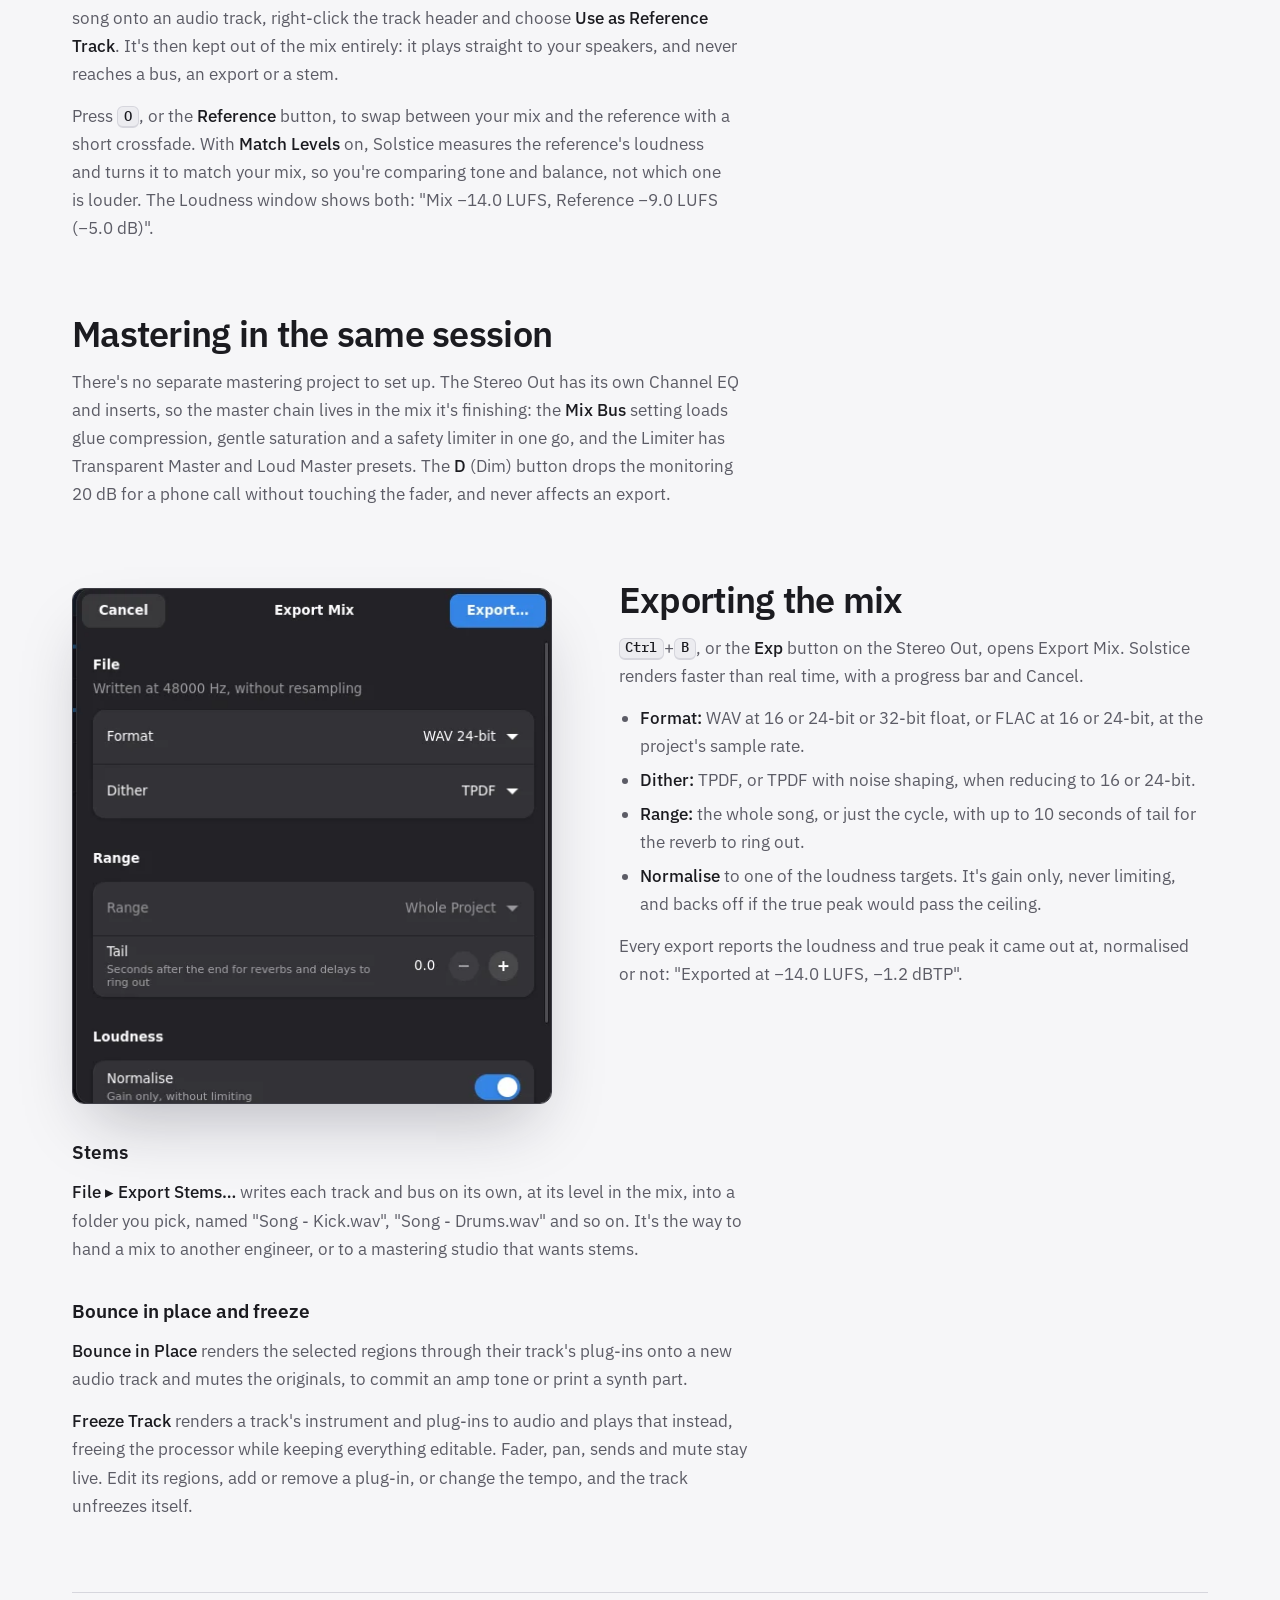
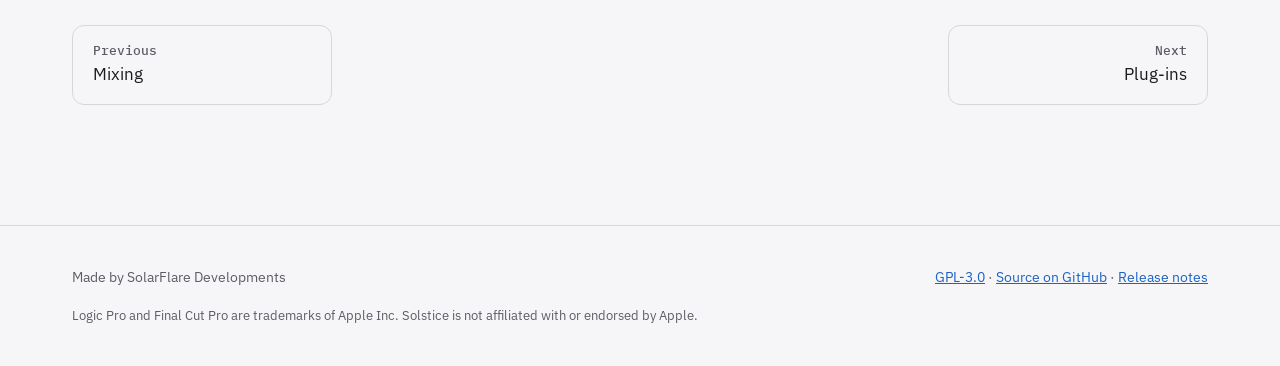
<file: site/mastering.html>
<!doctype html>
<html lang="en-GB">
<head>
  <meta charset="utf-8">
  <meta name="viewport" content="width=device-width, initial-scale=1">
  <meta name="color-scheme" content="light dark">
  <title>Mastering and export — Solstice</title>
  <meta name="description" content="Mastering in Solstice: the Loudness window with LUFS, true peak and targets, level-matched reference tracks, and WAV and FLAC export with normalisation and stems.">
  <link rel="canonical" href="https://tomtwentysix.github.io/Solstice/mastering.html">
  <link rel="icon" href="img/icon.svg" type="image/svg+xml">
  <link rel="preconnect" href="https://fonts.googleapis.com">
  <link rel="preconnect" href="https://fonts.gstatic.com" crossorigin>
  <link rel="stylesheet" href="https://fonts.googleapis.com/css2?family=IBM+Plex+Mono:wght@500&family=IBM+Plex+Sans:wght@400;500;600&display=swap">
  <link rel="stylesheet" href="style.css">
  <script src="nav.js" defer></script>
</head>
<body>
  <a class="skip" href="#main">Skip to content</a>

  <header class="nav">
    <div class="wrap nav-row">
      <a class="brand" href="./">
        <img src="img/icon.svg" alt="" width="32" height="32">
        <span>Solstice</span>
      </a>
      <nav aria-label="Main">
        <ul>
          <li class="optional"><a href="./#workflow">How it works</a></li>
          <li class="dropdown">
            <button type="button" class="dropdown-trigger current" popovertarget="features-menu" aria-controls="features-menu" aria-expanded="false">Features<svg class="chevron" viewBox="0 0 16 16" aria-hidden="true"><path d="m4 6 4 4 4-4"/></svg></button>
            <ul id="features-menu" class="dropdown-list" popover="auto">
              <li><a href="features.html">Overview</a></li>
              <li><a href="recording.html">Recording</a></li>
              <li><a href="guitar.html">Guitar and bass</a></li>
              <li><a href="editing.html">Editing and drums</a></li>
              <li><a href="mixing.html">Mixing</a></li>
              <li><a href="mastering.html" aria-current="page">Mastering and export</a></li>
              <li><a href="plugins.html">Plug-ins</a></li>
              <li><a href="projects.html">Projects and safety</a></li>
              <li><a href="switching.html">Switching</a></li>
            </ul>
          </li>
          <li><a class="nav-cta" href="download.html">Download</a></li>
        </ul>
      </nav>
    </div>
  </header>
  <main id="main">
    <div class="wrap page-head">
      <div class="ruler" aria-hidden="true">
        <span>1</span><span>2</span><span>3</span><span>4</span><span>5</span><span>6</span><span>7</span><span>8</span>
        <span>9</span><span>10</span><span>11</span><span>12</span><span>13</span><span>14</span><span>15</span><span>16</span>
      </div>
      <p class="eyebrow">Mastering and export</p>
      <h1>Finish the record in the same session</h1>
      <p>Measure loudness the way streaming services do, compare against a finished record at the same level, and export a master, stems or a bounce.</p>
    </div>
    <div class="wrap doc">
      <section aria-labelledby="loudness">
        <div class="two">
          <div>
            <h2 id="loudness">The Loudness window</h2>
            <p>Streaming services turn loud masters down and leave quiet ones alone, so the number that matters for a release is loudness in LUFS, not peak level. Press <kbd>Shift</kbd>+<kbd>L</kbd>, or the <strong>LUFS</strong> button on the Stereo Out, and Solstice measures the mix to the ITU-R BS.1770 and EBU R128 standards while it plays.</p>
            <ul>
              <li><strong>Momentary</strong> and <strong>Short-term</strong> loudness, for how loud it is right now.</li>
              <li><strong>Integrated</strong> loudness: the whole song as one number, the one platforms normalise to.</li>
              <li><strong>Loudness Range</strong>: how much the song moves between quiet and loud parts.</li>
              <li><strong>True Peak</strong>: the highest level after conversion to analogue, measured with 4× oversampling. Turns red above the target's ceiling.</li>
            </ul>
          </div>
          <figure class="shot reveal">
            <img src="img/loudness.webp" width="724" height="644" loading="lazy" alt="The Loudness window measuring −14.0 LUFS integrated against the streaming target, with a short-term loudness graph, correlation meter and spectrum.">
          </figure>
        </div>
        <p>Below the readouts are five minutes of short-term loudness drawn against the target line, a correlation meter that goes red when the left and right channels start cancelling each other, and a spectrum in sixth-octave bands with a peak line that holds until you reset it.</p>
        <div class="table-wrap">
          <table>
            <caption>Targets</caption>
            <thead><tr><th scope="col">Target</th><th scope="col">Loudness</th><th scope="col">True peak ceiling</th></tr></thead>
            <tbody>
              <tr><td>Streaming</td><td>−14 LUFS</td><td>−1 dBTP</td></tr>
              <tr><td>Podcast</td><td>−16 LUFS</td><td>−1 dBTP</td></tr>
              <tr><td>Broadcast</td><td>−23 LUFS</td><td>−1 dBTP</td></tr>
              <tr><td>Club/CD</td><td>−9 LUFS</td><td>−0.3 dBTP</td></tr>
            </tbody>
          </table>
        </div>
        <p>Measurement starts afresh each time you press play from a stop, so a run-through of the chorus measures the chorus. If the computer ever falls behind and some audio goes unmeasured, the window says so, rather than showing a figure that isn't the whole story.</p>
      </section>

      <section aria-labelledby="reference">
        <h2 id="reference">Compare with a finished record</h2>
        <p>The quickest way to judge a mix is against a record you love in the same genre. Drop the song onto an audio track, right-click the track header and choose <strong>Use as Reference Track</strong>. It's then kept out of the mix entirely: it plays straight to your speakers, and never reaches a bus, an export or a stem.</p>
        <p>Press <kbd>O</kbd>, or the <strong>Reference</strong> button, to swap between your mix and the reference with a short crossfade. With <strong>Match Levels</strong> on, Solstice measures the reference's loudness and turns it to match your mix, so you're comparing tone and balance, not which one is louder. The Loudness window shows both: "Mix −14.0 LUFS, Reference −9.0 LUFS (−5.0 dB)".</p>
      </section>

      <section aria-labelledby="master">
        <h2 id="master">Mastering in the same session</h2>
        <p>There's no separate mastering project to set up. The Stereo Out has its own Channel EQ and inserts, so the master chain lives in the mix it's finishing: the <strong>Mix Bus</strong> setting loads glue compression, gentle saturation and a safety limiter in one go, and the Limiter has Transparent Master and Loud Master presets. The <strong>D</strong> (Dim) button drops the monitoring 20&nbsp;dB for a phone call without touching the fader, and never affects an export.</p>
      </section>

      <section aria-labelledby="export">
        <div class="two flip">
          <div>
            <h2 id="export">Exporting the mix</h2>
            <p><kbd>Ctrl</kbd>+<kbd>B</kbd>, or the <strong>Exp</strong> button on the Stereo Out, opens Export Mix. Solstice renders faster than real time, with a progress bar and Cancel.</p>
            <ul>
              <li><strong>Format:</strong> WAV at 16 or 24-bit or 32-bit float, or FLAC at 16 or 24-bit, at the project's sample rate.</li>
              <li><strong>Dither:</strong> TPDF, or TPDF with noise shaping, when reducing to 16 or 24-bit.</li>
              <li><strong>Range:</strong> the whole song, or just the cycle, with up to 10 seconds of tail for the reverb to ring out.</li>
              <li><strong>Normalise</strong> to one of the loudness targets. It's gain only, never limiting, and backs off if the true peak would pass the ceiling.</li>
            </ul>
            <p>Every export reports the loudness and true peak it came out at, normalised or not: "Exported at −14.0 LUFS, −1.2 dBTP".</p>
          </div>
          <figure class="shot reveal" style="max-width: 480px">
            <img src="img/export.webp" width="482" height="518" loading="lazy" alt="The Export Mix dialog: WAV 24-bit with TPDF dither, whole project range, tail, and Normalise switched on.">
          </figure>
        </div>
        <h3>Stems</h3>
        <p><strong>File ▸ Export Stems…</strong> writes each track and bus on its own, at its level in the mix, into a folder you pick, named "Song - Kick.wav", "Song - Drums.wav" and so on. It's the way to hand a mix to another engineer, or to a mastering studio that wants stems.</p>
        <h3>Bounce in place and freeze</h3>
        <p><strong>Bounce in Place</strong> renders the selected regions through their track's plug-ins onto a new audio track and mutes the originals, to commit an amp tone or print a synth part.</p>
        <p><strong>Freeze Track</strong> renders a track's instrument and plug-ins to audio and plays that instead, freeing the processor while keeping everything editable. Fader, pan, sends and mute stay live. Edit its regions, add or remove a plug-in, or change the tempo, and the track unfreezes itself.</p>
      </section>
      <nav class="next" aria-label="More features">
        <a href="mixing.html"><span>Previous</span>Mixing</a>
        <a class="later" href="plugins.html"><span>Next</span>Plug-ins</a>
      </nav>
    </div>
  </main>

  <footer class="footer">
    <div class="wrap">
      <div class="footer-row">
        <p>Made by SolarFlare Developments</p>
        <p><a href="https://github.com/tomtwentysix/Solstice/blob/main/LICENSE">GPL-3.0</a> · <a href="https://github.com/tomtwentysix/Solstice">Source on GitHub</a> · <a href="https://github.com/tomtwentysix/Solstice/releases">Release notes</a></p>
      </div>
      <p class="legal">Logic Pro and Final Cut Pro are trademarks of Apple Inc. Solstice is not affiliated with or endorsed by Apple.</p>
    </div>
  </footer>
</body>
</html>
</file>
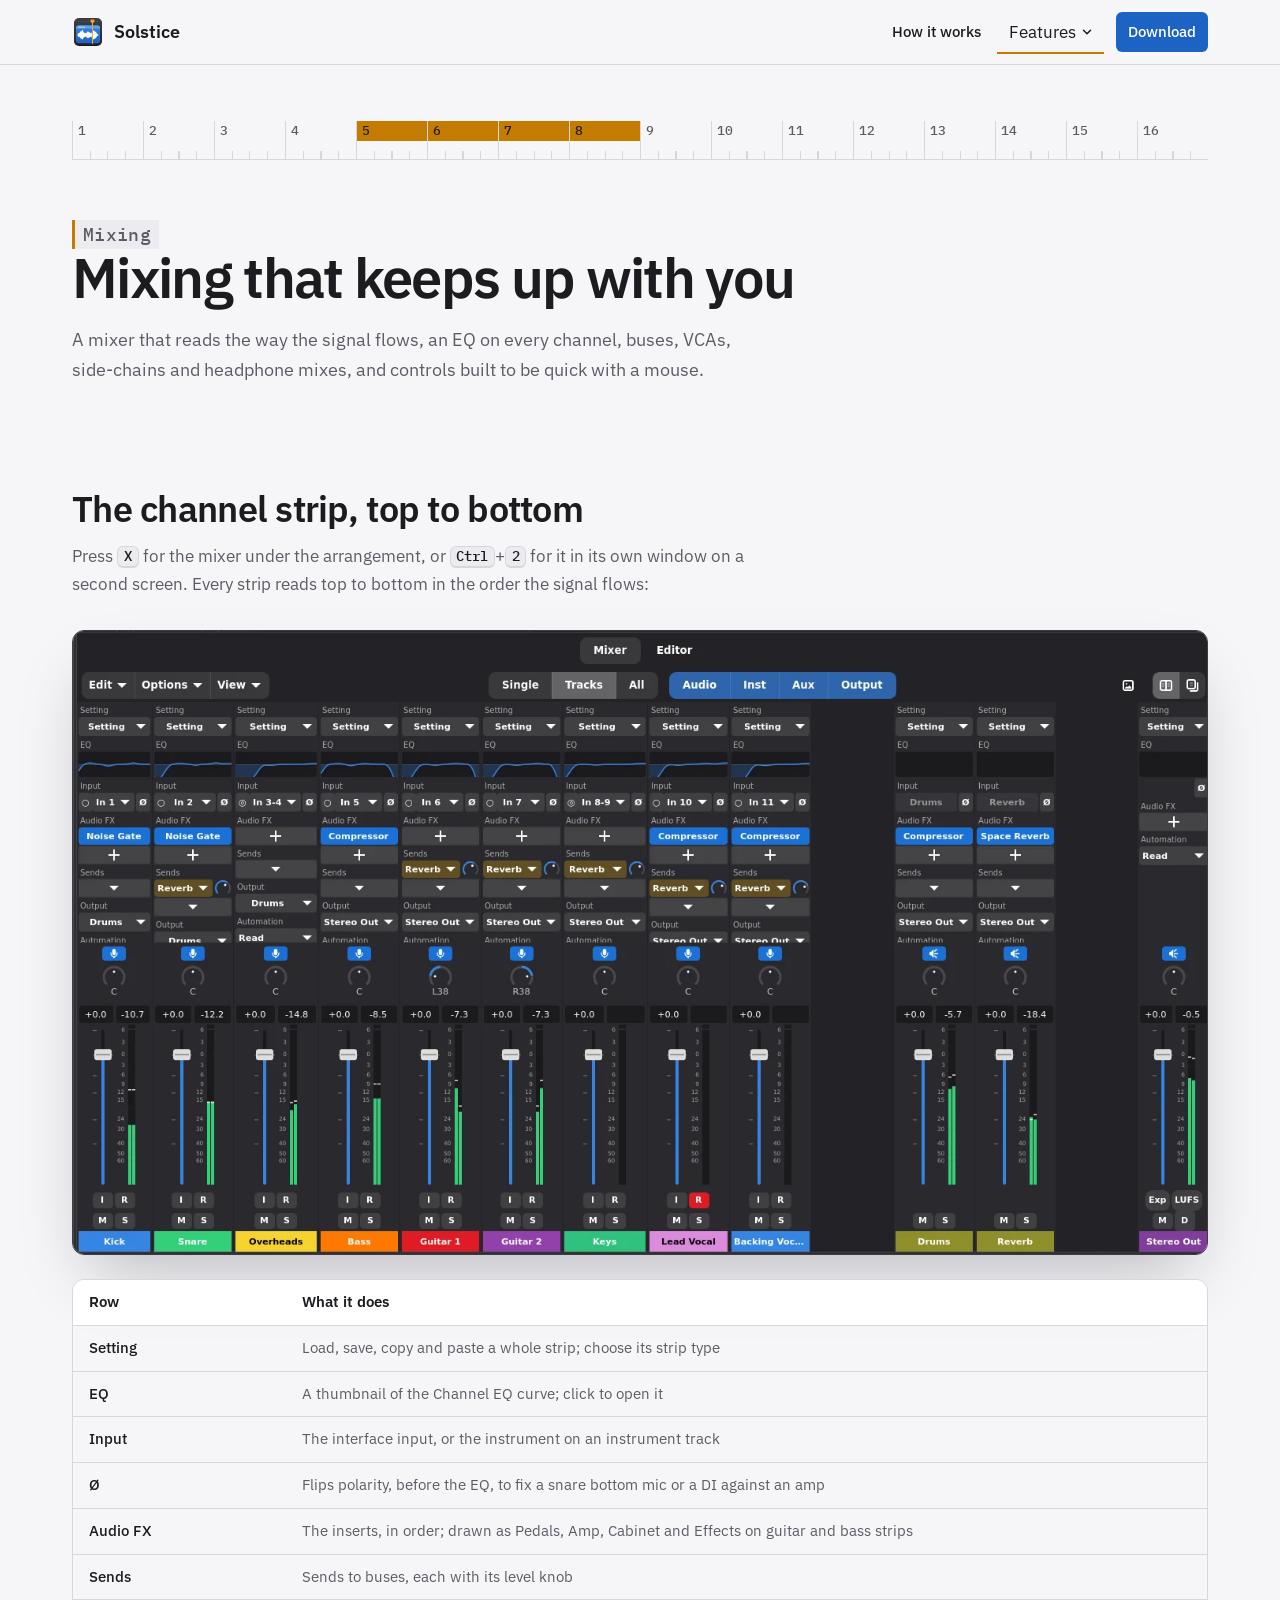
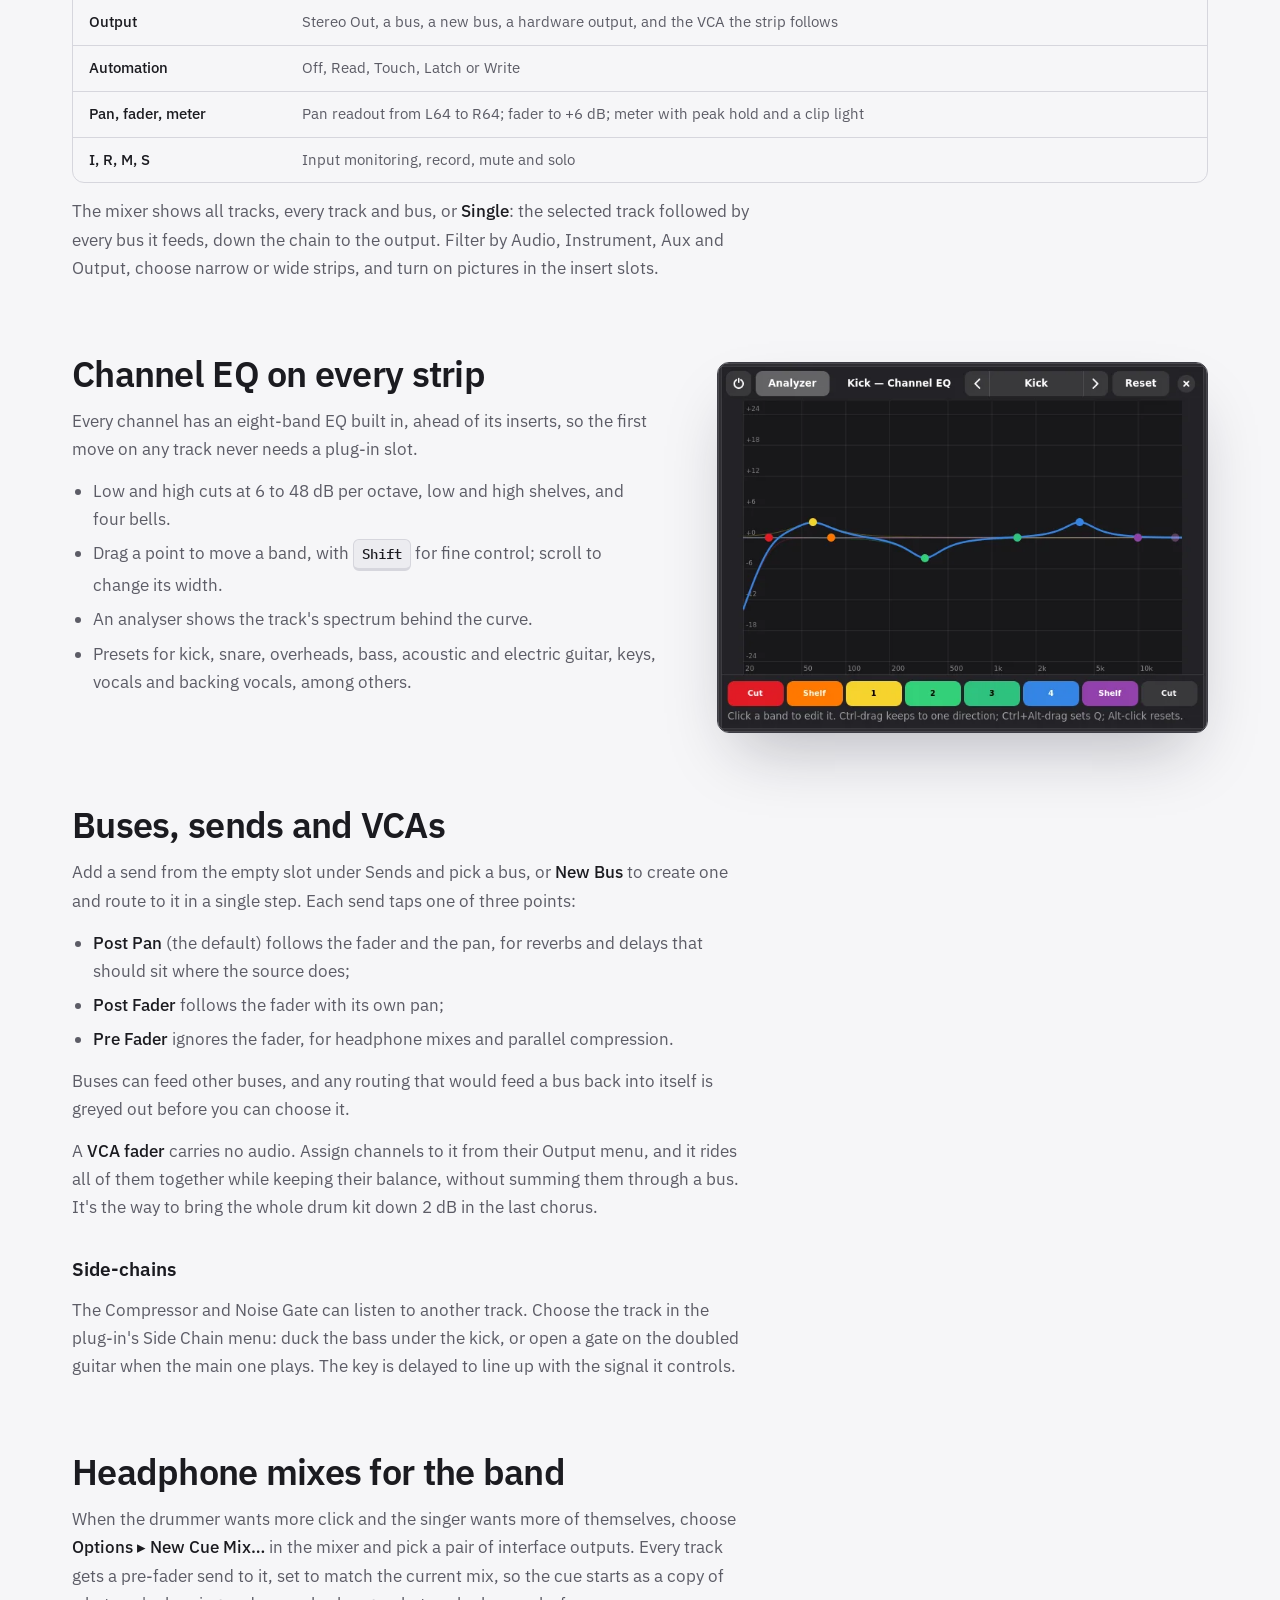
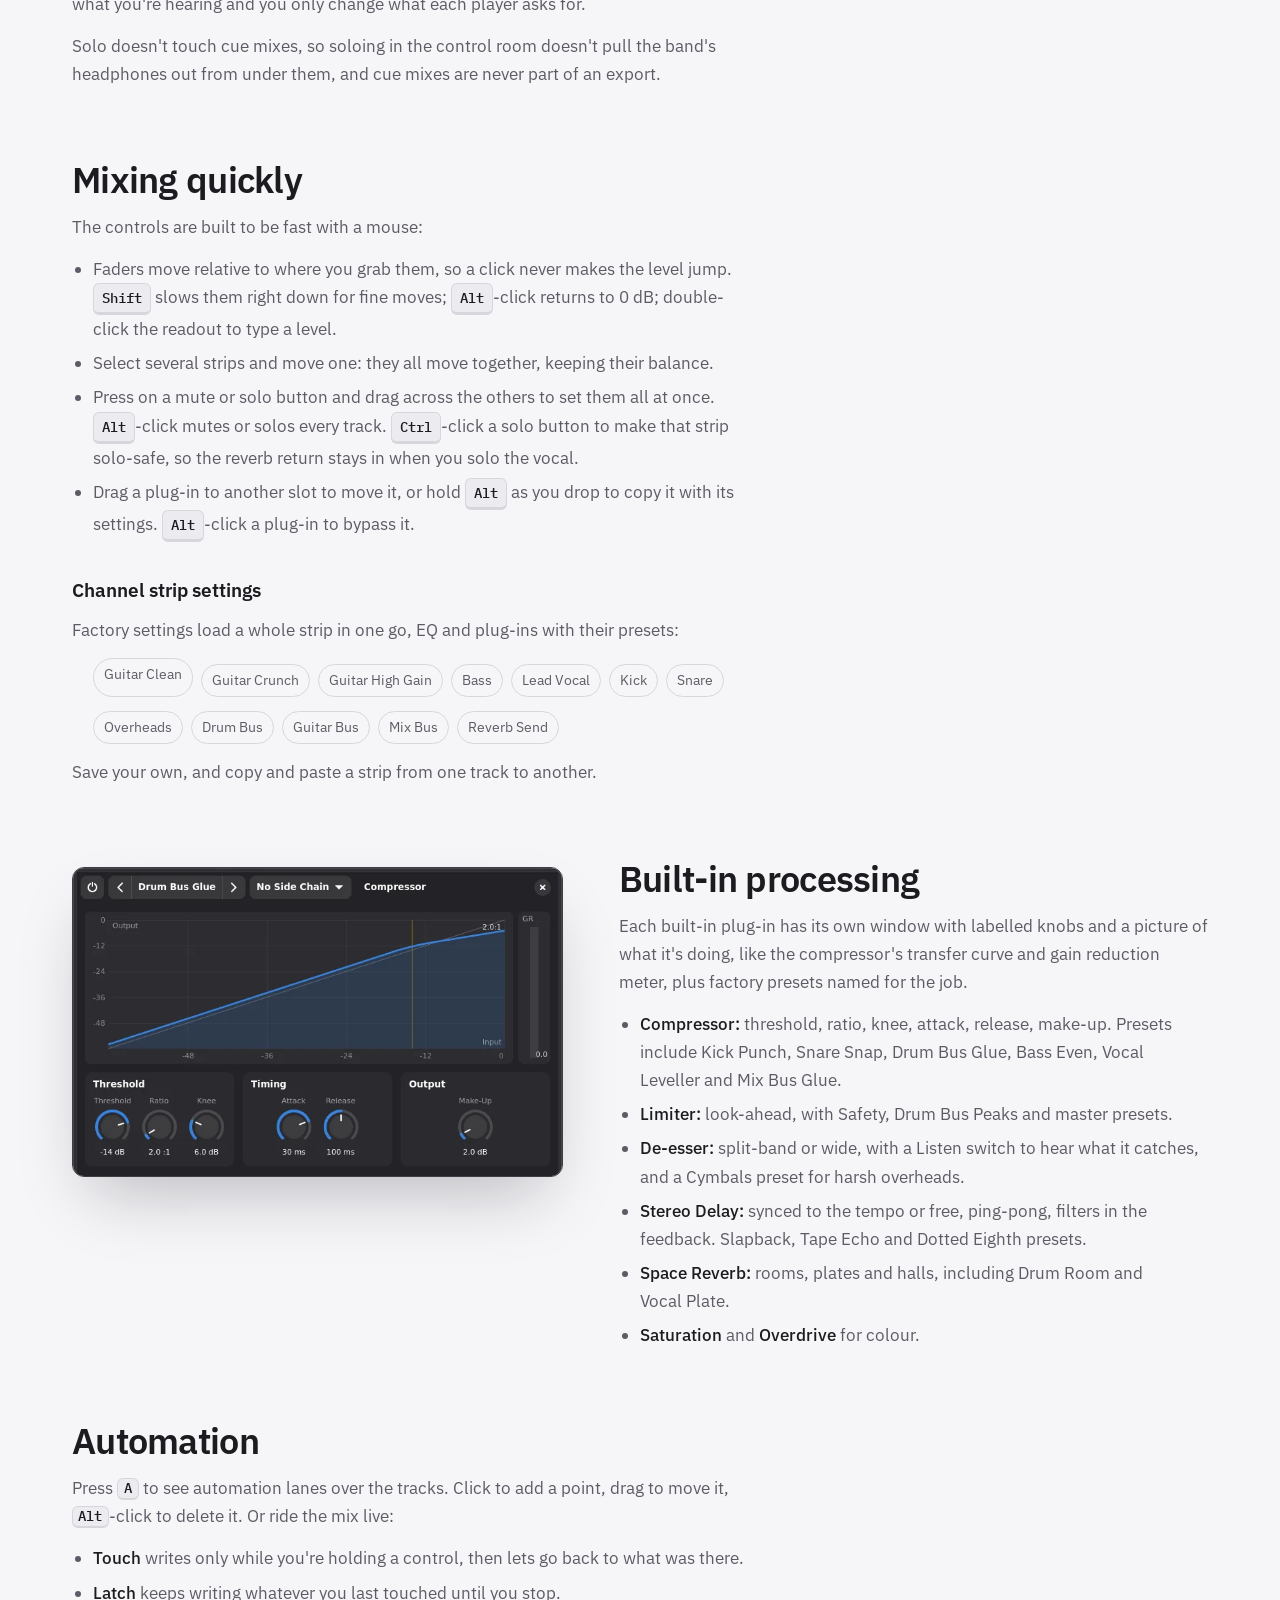
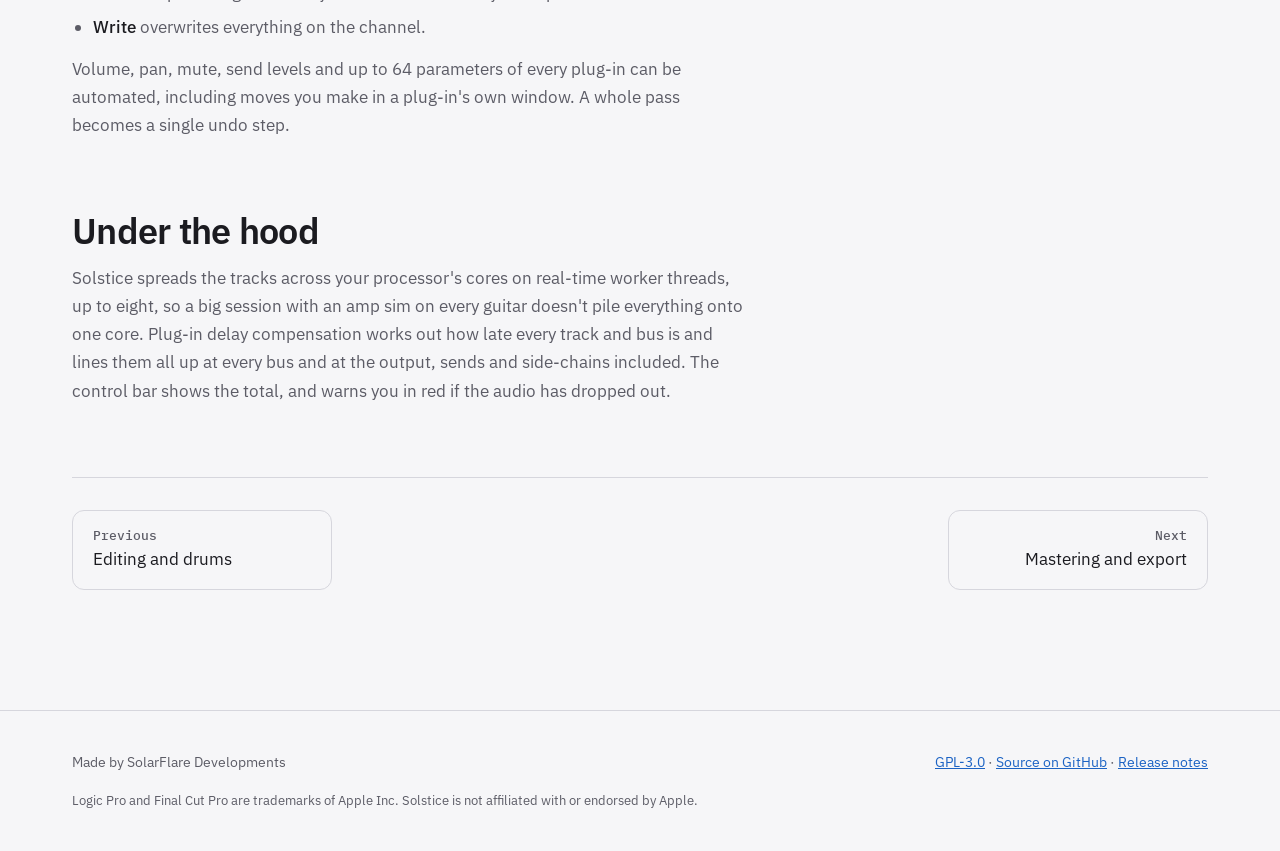
<file: site/mixing.html>
<!doctype html>
<html lang="en-GB">
<head>
  <meta charset="utf-8">
  <meta name="viewport" content="width=device-width, initial-scale=1">
  <meta name="color-scheme" content="light dark">
  <title>Mixing — Solstice</title>
  <meta name="description" content="Mixing in Solstice: the channel strip, Channel EQ, sends and buses, VCA faders, side-chains, cue mixes, automation and the built-in processors.">
  <link rel="canonical" href="https://tomtwentysix.github.io/Solstice/mixing.html">
  <link rel="icon" href="img/icon.svg" type="image/svg+xml">
  <link rel="preconnect" href="https://fonts.googleapis.com">
  <link rel="preconnect" href="https://fonts.gstatic.com" crossorigin>
  <link rel="stylesheet" href="https://fonts.googleapis.com/css2?family=IBM+Plex+Mono:wght@500&family=IBM+Plex+Sans:wght@400;500;600&display=swap">
  <link rel="stylesheet" href="style.css">
  <script src="nav.js" defer></script>
</head>
<body>
  <a class="skip" href="#main">Skip to content</a>

  <header class="nav">
    <div class="wrap nav-row">
      <a class="brand" href="./">
        <img src="img/icon.svg" alt="" width="32" height="32">
        <span>Solstice</span>
      </a>
      <nav aria-label="Main">
        <ul>
          <li class="optional"><a href="./#workflow">How it works</a></li>
          <li class="dropdown">
            <button type="button" class="dropdown-trigger current" popovertarget="features-menu" aria-controls="features-menu" aria-expanded="false">Features<svg class="chevron" viewBox="0 0 16 16" aria-hidden="true"><path d="m4 6 4 4 4-4"/></svg></button>
            <ul id="features-menu" class="dropdown-list" popover="auto">
              <li><a href="features.html">Overview</a></li>
              <li><a href="recording.html">Recording</a></li>
              <li><a href="guitar.html">Guitar and bass</a></li>
              <li><a href="editing.html">Editing and drums</a></li>
              <li><a href="mixing.html" aria-current="page">Mixing</a></li>
              <li><a href="mastering.html">Mastering and export</a></li>
              <li><a href="plugins.html">Plug-ins</a></li>
              <li><a href="projects.html">Projects and safety</a></li>
              <li><a href="switching.html">Switching</a></li>
            </ul>
          </li>
          <li><a class="nav-cta" href="download.html">Download</a></li>
        </ul>
      </nav>
    </div>
  </header>
  <main id="main">
    <div class="wrap page-head">
      <div class="ruler" aria-hidden="true">
        <span>1</span><span>2</span><span>3</span><span>4</span><span>5</span><span>6</span><span>7</span><span>8</span>
        <span>9</span><span>10</span><span>11</span><span>12</span><span>13</span><span>14</span><span>15</span><span>16</span>
      </div>
      <p class="eyebrow">Mixing</p>
      <h1>Mixing that keeps up with you</h1>
      <p>A mixer that reads the way the signal flows, an EQ on every channel, buses, VCAs, side-chains and headphone mixes, and controls built to be quick with a mouse.</p>
    </div>
    <div class="wrap doc">
      <section aria-labelledby="strip">
        <h2 id="strip">The channel strip, top to bottom</h2>
        <p>Press <kbd>X</kbd> for the mixer under the arrangement, or <kbd>Ctrl</kbd>+<kbd>2</kbd> for it in its own window on a second screen. Every strip reads top to bottom in the order the signal flows:</p>
        <figure class="shot reveal">
          <img src="img/mixer.webp" width="1438" height="790" loading="lazy" alt="The Solstice mixer during playback, with strips for drums, bass, guitars, keys and vocals, a drum bus, a reverb bus and the stereo output.">
        </figure>
        <div class="table-wrap">
          <table>
            <thead><tr><th scope="col">Row</th><th scope="col">What it does</th></tr></thead>
            <tbody>
              <tr><td>Setting</td><td>Load, save, copy and paste a whole strip; choose its strip type</td></tr>
              <tr><td>EQ</td><td>A thumbnail of the Channel EQ curve; click to open it</td></tr>
              <tr><td>Input</td><td>The interface input, or the instrument on an instrument track</td></tr>
              <tr><td>Ø</td><td>Flips polarity, before the EQ, to fix a snare bottom mic or a DI against an amp</td></tr>
              <tr><td>Audio FX</td><td>The inserts, in order; drawn as Pedals, Amp, Cabinet and Effects on guitar and bass strips</td></tr>
              <tr><td>Sends</td><td>Sends to buses, each with its level knob</td></tr>
              <tr><td>Output</td><td>Stereo Out, a bus, a new bus, a hardware output, and the VCA the strip follows</td></tr>
              <tr><td>Automation</td><td>Off, Read, Touch, Latch or Write</td></tr>
              <tr><td>Pan, fader, meter</td><td>Pan readout from L64 to R64; fader to +6&nbsp;dB; meter with peak hold and a clip light</td></tr>
              <tr><td>I, R, M, S</td><td>Input monitoring, record, mute and solo</td></tr>
            </tbody>
          </table>
        </div>
        <p>The mixer shows all tracks, every track and bus, or <strong>Single</strong>: the selected track followed by every bus it feeds, down the chain to the output. Filter by Audio, Instrument, Aux and Output, choose narrow or wide strips, and turn on pictures in the insert slots.</p>
      </section>

      <section aria-labelledby="eq">
        <div class="two">
          <div>
            <h2 id="eq">Channel EQ on every strip</h2>
            <p>Every channel has an eight-band EQ built in, ahead of its inserts, so the first move on any track never needs a plug-in slot.</p>
            <ul>
              <li>Low and high cuts at 6 to 48&nbsp;dB per octave, low and high shelves, and four bells.</li>
              <li>Drag a point to move a band, with <kbd>Shift</kbd> for fine control; scroll to change its width.</li>
              <li>An analyser shows the track's spectrum behind the curve.</li>
              <li>Presets for kick, snare, overheads, bass, acoustic and electric guitar, keys, vocals and backing vocals, among others.</li>
            </ul>
          </div>
          <figure class="shot reveal">
            <img src="img/channel-eq.webp" width="662" height="500" loading="lazy" alt="The Channel EQ for the kick, with a low cut, a low boost, a cut around 300 Hz and a presence boost around 4 kHz.">
          </figure>
        </div>
      </section>

      <section aria-labelledby="buses">
        <h2 id="buses">Buses, sends and VCAs</h2>
        <p>Add a send from the empty slot under Sends and pick a bus, or <strong>New Bus</strong> to create one and route to it in a single step. Each send taps one of three points:</p>
        <ul>
          <li><strong>Post Pan</strong> (the default) follows the fader and the pan, for reverbs and delays that should sit where the source does;</li>
          <li><strong>Post Fader</strong> follows the fader with its own pan;</li>
          <li><strong>Pre Fader</strong> ignores the fader, for headphone mixes and parallel compression.</li>
        </ul>
        <p>Buses can feed other buses, and any routing that would feed a bus back into itself is greyed out before you can choose it.</p>
        <p>A <strong>VCA fader</strong> carries no audio. Assign channels to it from their Output menu, and it rides all of them together while keeping their balance, without summing them through a bus. It's the way to bring the whole drum kit down 2&nbsp;dB in the last chorus.</p>
        <h3>Side-chains</h3>
        <p>The Compressor and Noise Gate can listen to another track. Choose the track in the plug-in's Side Chain menu: duck the bass under the kick, or open a gate on the doubled guitar when the main one plays. The key is delayed to line up with the signal it controls.</p>
      </section>

      <section aria-labelledby="cue">
        <h2 id="cue">Headphone mixes for the band</h2>
        <p>When the drummer wants more click and the singer wants more of themselves, choose <strong>Options ▸ New Cue Mix…</strong> in the mixer and pick a pair of interface outputs. Every track gets a pre-fader send to it, set to match the current mix, so the cue starts as a copy of what you're hearing and you only change what each player asks for.</p>
        <p>Solo doesn't touch cue mixes, so soloing in the control room doesn't pull the band's headphones out from under them, and cue mixes are never part of an export.</p>
      </section>

      <section aria-labelledby="speed">
        <h2 id="speed">Mixing quickly</h2>
        <p>The controls are built to be fast with a mouse:</p>
        <ul>
          <li>Faders move relative to where you grab them, so a click never makes the level jump. <kbd>Shift</kbd> slows them right down for fine moves; <kbd>Alt</kbd>-click returns to 0&nbsp;dB; double-click the readout to type a level.</li>
          <li>Select several strips and move one: they all move together, keeping their balance.</li>
          <li>Press on a mute or solo button and drag across the others to set them all at once. <kbd>Alt</kbd>-click mutes or solos every track. <kbd>Ctrl</kbd>-click a solo button to make that strip solo-safe, so the reverb return stays in when you solo the vocal.</li>
          <li>Drag a plug-in to another slot to move it, or hold <kbd>Alt</kbd> as you drop to copy it with its settings. <kbd>Alt</kbd>-click a plug-in to bypass it.</li>
        </ul>
        <h3>Channel strip settings</h3>
        <p>Factory settings load a whole strip in one go, EQ and plug-ins with their presets:</p>
        <ul class="chips">
          <li>Guitar Clean</li><li>Guitar Crunch</li><li>Guitar High Gain</li><li>Bass</li><li>Lead Vocal</li><li>Kick</li><li>Snare</li><li>Overheads</li><li>Drum Bus</li><li>Guitar Bus</li><li>Mix Bus</li><li>Reverb Send</li>
        </ul>
        <p>Save your own, and copy and paste a strip from one track to another.</p>
      </section>

      <section aria-labelledby="dynamics">
        <div class="two flip">
          <div>
            <h2 id="dynamics">Built-in processing</h2>
            <p>Each built-in plug-in has its own window with labelled knobs and a picture of what it's doing, like the compressor's transfer curve and gain reduction meter, plus factory presets named for the job.</p>
            <ul>
              <li><strong>Compressor:</strong> threshold, ratio, knee, attack, release, make-up. Presets include Kick Punch, Snare Snap, Drum Bus Glue, Bass Even, Vocal Leveller and Mix Bus Glue.</li>
              <li><strong>Limiter:</strong> look-ahead, with Safety, Drum Bus Peaks and master presets.</li>
              <li><strong>De-esser:</strong> split-band or wide, with a Listen switch to hear what it catches, and a Cymbals preset for harsh overheads.</li>
              <li><strong>Stereo Delay:</strong> synced to the tempo or free, ping-pong, filters in the feedback. Slapback, Tape Echo and Dotted Eighth presets.</li>
              <li><strong>Space Reverb:</strong> rooms, plates and halls, including Drum Room and Vocal Plate.</li>
              <li><strong>Saturation</strong> and <strong>Overdrive</strong> for colour.</li>
            </ul>
          </div>
          <figure class="shot reveal">
            <img src="img/compressor.webp" width="706" height="445" loading="lazy" alt="The Compressor on the drum bus with the Drum Bus Glue preset: transfer curve, threshold −14 dB, ratio 2:1, knee, attack 30 ms, release 100 ms and make-up.">
          </figure>
        </div>
      </section>

      <section aria-labelledby="automation">
        <h2 id="automation">Automation</h2>
        <p>Press <kbd>A</kbd> to see automation lanes over the tracks. Click to add a point, drag to move it, <kbd>Alt</kbd>-click to delete it. Or ride the mix live:</p>
        <ul>
          <li><strong>Touch</strong> writes only while you're holding a control, then lets go back to what was there.</li>
          <li><strong>Latch</strong> keeps writing whatever you last touched until you stop.</li>
          <li><strong>Write</strong> overwrites everything on the channel.</li>
        </ul>
        <p>Volume, pan, mute, send levels and up to 64 parameters of every plug-in can be automated, including moves you make in a plug-in's own window. A whole pass becomes a single undo step.</p>
      </section>

      <section aria-labelledby="engine">
        <h2 id="engine">Under the hood</h2>
        <p>Solstice spreads the tracks across your processor's cores on real-time worker threads, up to eight, so a big session with an amp sim on every guitar doesn't pile everything onto one core. Plug-in delay compensation works out how late every track and bus is and lines them all up at every bus and at the output, sends and side-chains included. The control bar shows the total, and warns you in red if the audio has dropped out.</p>
      </section>
      <nav class="next" aria-label="More features">
        <a href="editing.html"><span>Previous</span>Editing and drums</a>
        <a class="later" href="mastering.html"><span>Next</span>Mastering and export</a>
      </nav>
    </div>
  </main>

  <footer class="footer">
    <div class="wrap">
      <div class="footer-row">
        <p>Made by SolarFlare Developments</p>
        <p><a href="https://github.com/tomtwentysix/Solstice/blob/main/LICENSE">GPL-3.0</a> · <a href="https://github.com/tomtwentysix/Solstice">Source on GitHub</a> · <a href="https://github.com/tomtwentysix/Solstice/releases">Release notes</a></p>
      </div>
      <p class="legal">Logic Pro and Final Cut Pro are trademarks of Apple Inc. Solstice is not affiliated with or endorsed by Apple.</p>
    </div>
  </footer>
</body>
</html>
</file>
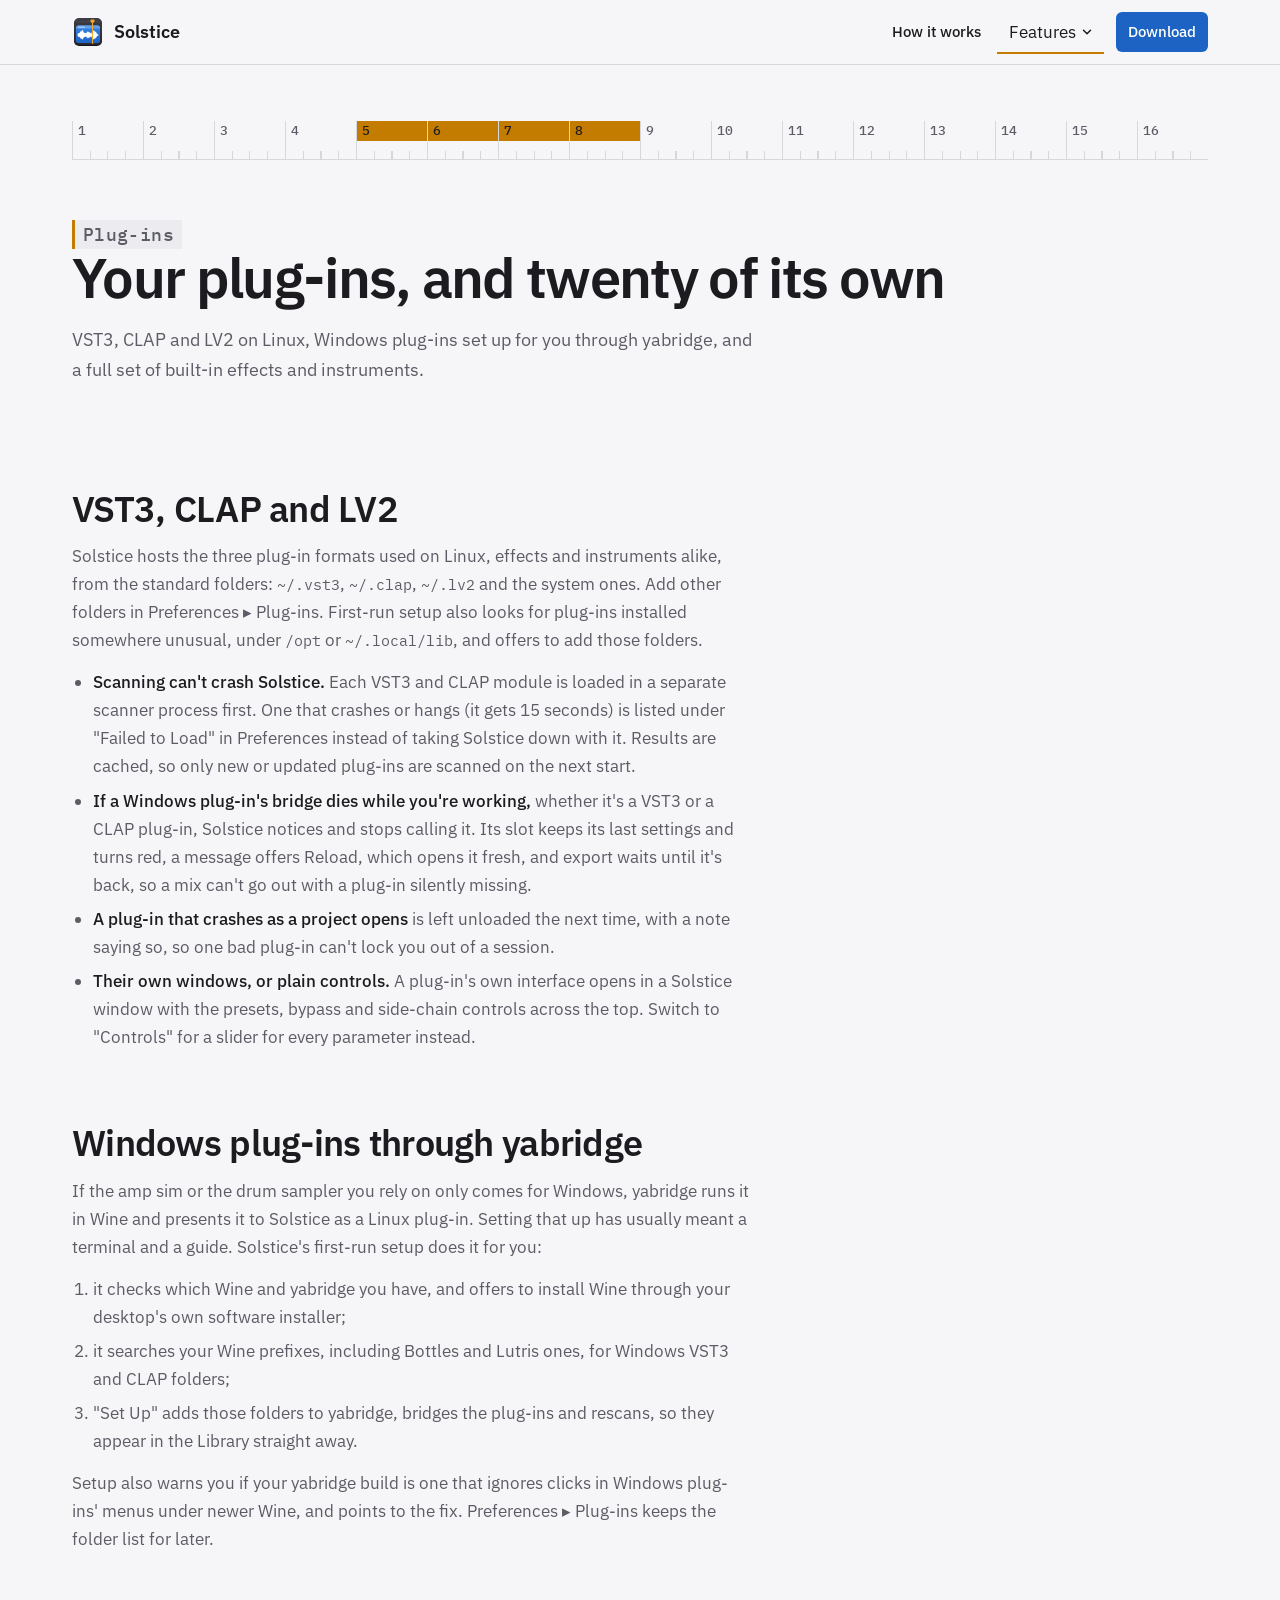
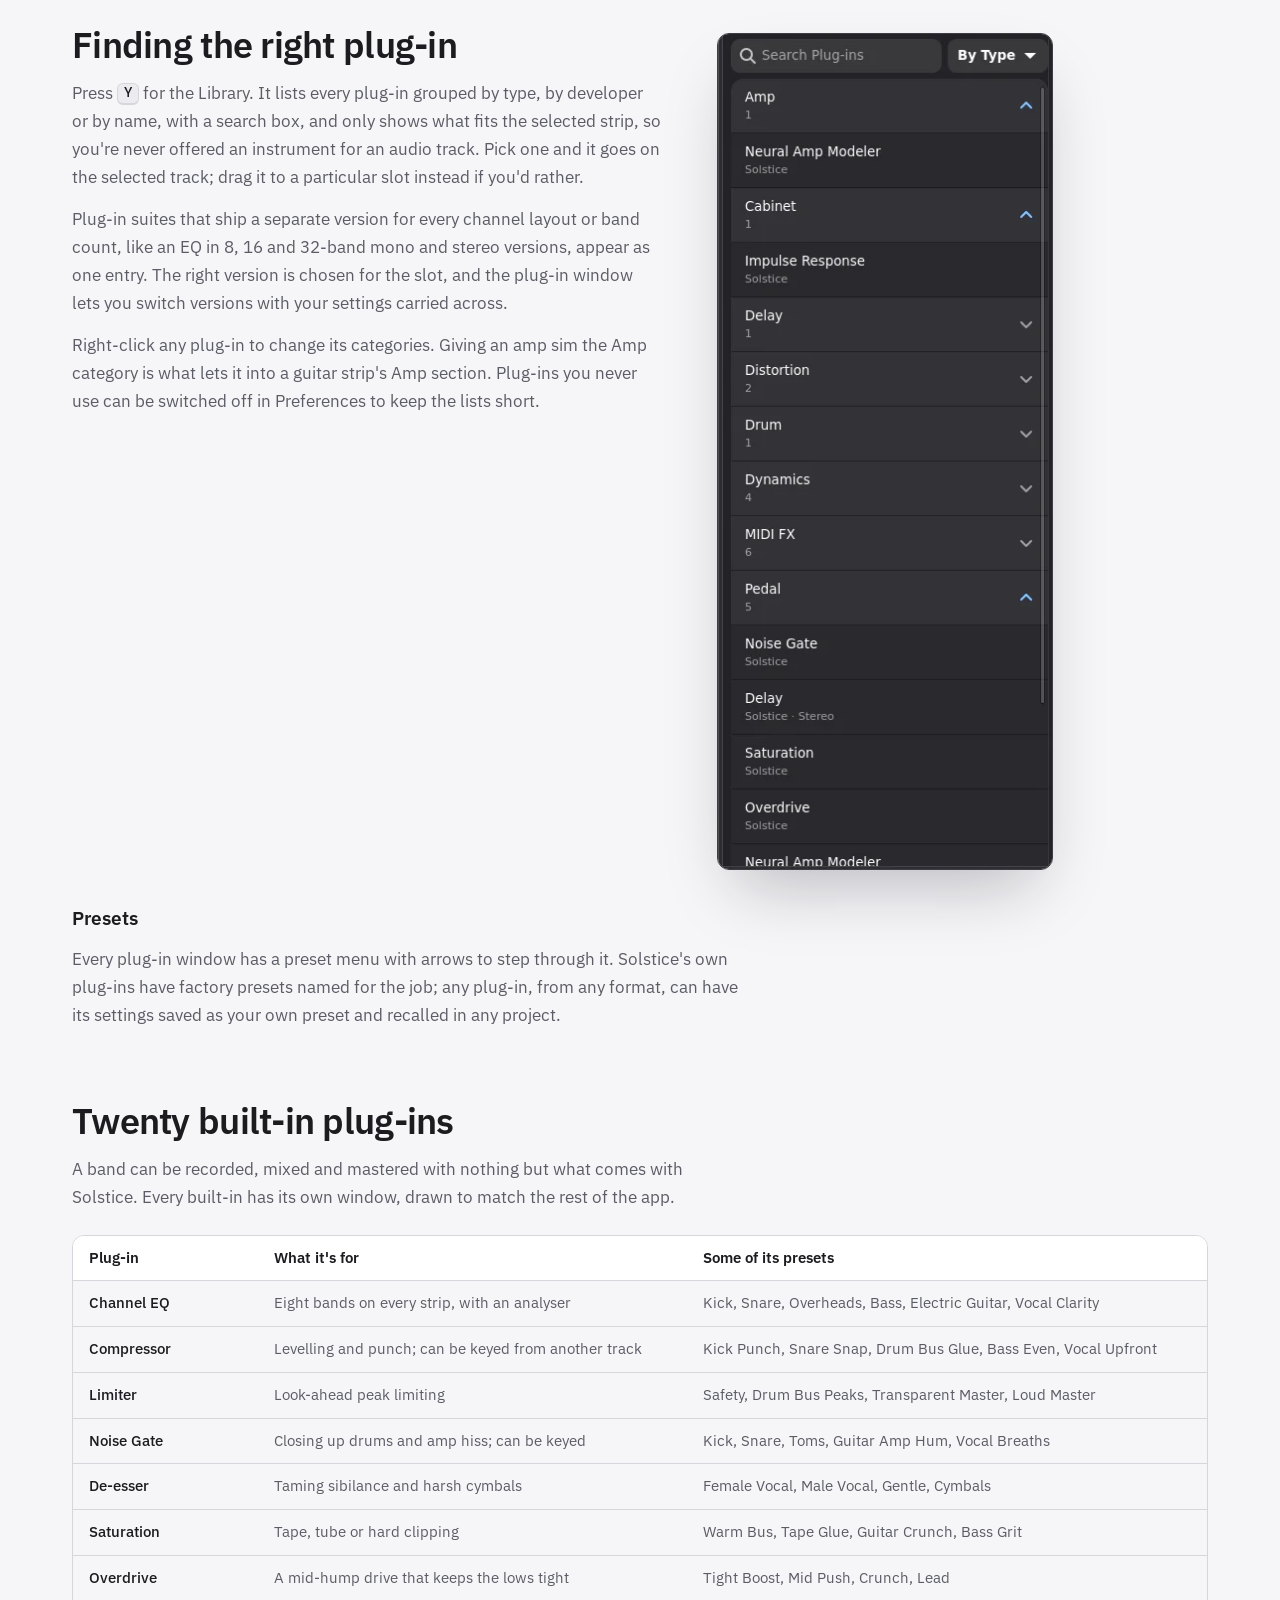
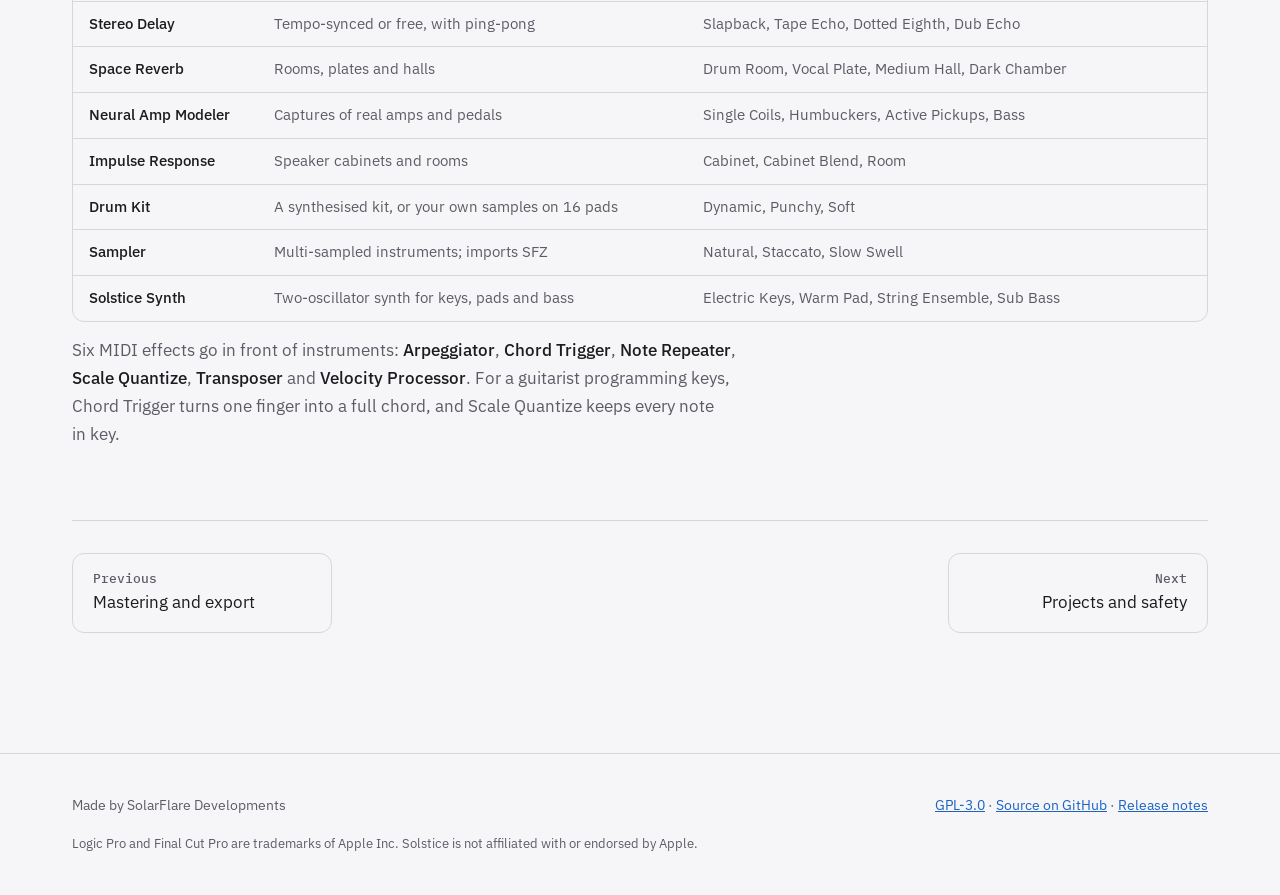
<file: site/plugins.html>
<!doctype html>
<html lang="en-GB">
<head>
  <meta charset="utf-8">
  <meta name="viewport" content="width=device-width, initial-scale=1">
  <meta name="color-scheme" content="light dark">
  <title>Plug-ins — Solstice</title>
  <meta name="description" content="Plug-ins in Solstice: VST3, CLAP and LV2 hosting, crash-safe scanning, Windows plug-ins through yabridge, the Library, presets and twenty built-in plug-ins.">
  <link rel="canonical" href="https://tomtwentysix.github.io/Solstice/plugins.html">
  <link rel="icon" href="img/icon.svg" type="image/svg+xml">
  <link rel="preconnect" href="https://fonts.googleapis.com">
  <link rel="preconnect" href="https://fonts.gstatic.com" crossorigin>
  <link rel="stylesheet" href="https://fonts.googleapis.com/css2?family=IBM+Plex+Mono:wght@500&family=IBM+Plex+Sans:wght@400;500;600&display=swap">
  <link rel="stylesheet" href="style.css">
  <script src="nav.js" defer></script>
</head>
<body>
  <a class="skip" href="#main">Skip to content</a>

  <header class="nav">
    <div class="wrap nav-row">
      <a class="brand" href="./">
        <img src="img/icon.svg" alt="" width="32" height="32">
        <span>Solstice</span>
      </a>
      <nav aria-label="Main">
        <ul>
          <li class="optional"><a href="./#workflow">How it works</a></li>
          <li class="dropdown">
            <button type="button" class="dropdown-trigger current" popovertarget="features-menu" aria-controls="features-menu" aria-expanded="false">Features<svg class="chevron" viewBox="0 0 16 16" aria-hidden="true"><path d="m4 6 4 4 4-4"/></svg></button>
            <ul id="features-menu" class="dropdown-list" popover="auto">
              <li><a href="features.html">Overview</a></li>
              <li><a href="recording.html">Recording</a></li>
              <li><a href="guitar.html">Guitar and bass</a></li>
              <li><a href="editing.html">Editing and drums</a></li>
              <li><a href="mixing.html">Mixing</a></li>
              <li><a href="mastering.html">Mastering and export</a></li>
              <li><a href="plugins.html" aria-current="page">Plug-ins</a></li>
              <li><a href="projects.html">Projects and safety</a></li>
              <li><a href="switching.html">Switching</a></li>
            </ul>
          </li>
          <li><a class="nav-cta" href="download.html">Download</a></li>
        </ul>
      </nav>
    </div>
  </header>
  <main id="main">
    <div class="wrap page-head">
      <div class="ruler" aria-hidden="true">
        <span>1</span><span>2</span><span>3</span><span>4</span><span>5</span><span>6</span><span>7</span><span>8</span>
        <span>9</span><span>10</span><span>11</span><span>12</span><span>13</span><span>14</span><span>15</span><span>16</span>
      </div>
      <p class="eyebrow">Plug-ins</p>
      <h1>Your plug-ins, and twenty of its own</h1>
      <p>VST3, CLAP and LV2 on Linux, Windows plug-ins set up for you through yabridge, and a full set of built-in effects and instruments.</p>
    </div>
    <div class="wrap doc">
      <section aria-labelledby="formats">
        <h2 id="formats">VST3, CLAP and LV2</h2>
        <p>Solstice hosts the three plug-in formats used on Linux, effects and instruments alike, from the standard folders: <code>~/.vst3</code>, <code>~/.clap</code>, <code>~/.lv2</code> and the system ones. Add other folders in Preferences ▸ Plug-ins. First-run setup also looks for plug-ins installed somewhere unusual, under <code>/opt</code> or <code>~/.local/lib</code>, and offers to add those folders.</p>
        <ul>
          <li><strong>Scanning can't crash Solstice.</strong> Each VST3 and CLAP module is loaded in a separate scanner process first. One that crashes or hangs (it gets 15 seconds) is listed under "Failed to Load" in Preferences instead of taking Solstice down with it. Results are cached, so only new or updated plug-ins are scanned on the next start.</li>
          <li><strong>If a Windows plug-in's bridge dies while you're working,</strong> whether it's a VST3 or a CLAP plug-in, Solstice notices and stops calling it. Its slot keeps its last settings and turns red, a message offers Reload, which opens it fresh, and export waits until it's back, so a mix can't go out with a plug-in silently missing.</li>
          <li><strong>A plug-in that crashes as a project opens</strong> is left unloaded the next time, with a note saying so, so one bad plug-in can't lock you out of a session.</li>
          <li><strong>Their own windows, or plain controls.</strong> A plug-in's own interface opens in a Solstice window with the presets, bypass and side-chain controls across the top. Switch to "Controls" for a slider for every parameter instead.</li>
        </ul>
      </section>

      <section aria-labelledby="windows">
        <h2 id="windows">Windows plug-ins through yabridge</h2>
        <p>If the amp sim or the drum sampler you rely on only comes for Windows, yabridge runs it in Wine and presents it to Solstice as a Linux plug-in. Setting that up has usually meant a terminal and a guide. Solstice's first-run setup does it for you:</p>
        <ol>
          <li>it checks which Wine and yabridge you have, and offers to install Wine through your desktop's own software installer;</li>
          <li>it searches your Wine prefixes, including Bottles and Lutris ones, for Windows VST3 and CLAP folders;</li>
          <li>"Set Up" adds those folders to yabridge, bridges the plug-ins and rescans, so they appear in the Library straight away.</li>
        </ol>
        <p>Setup also warns you if your yabridge build is one that ignores clicks in Windows plug-ins' menus under newer Wine, and points to the fix. Preferences ▸ Plug-ins keeps the folder list for later.</p>
      </section>

      <section aria-labelledby="library">
        <div class="two">
          <div>
            <h2 id="library">Finding the right plug-in</h2>
            <p>Press <kbd>Y</kbd> for the Library. It lists every plug-in grouped by type, by developer or by name, with a search box, and only shows what fits the selected strip, so you're never offered an instrument for an audio track. Pick one and it goes on the selected track; drag it to a particular slot instead if you'd rather.</p>
            <p>Plug-in suites that ship a separate version for every channel layout or band count, like an EQ in 8, 16 and 32-band mono and stereo versions, appear as one entry. The right version is chosen for the slot, and the plug-in window lets you switch versions with your settings carried across.</p>
            <p>Right-click any plug-in to change its categories. Giving an amp sim the Amp category is what lets it into a guitar strip's Amp section. Plug-ins you never use can be switched off in Preferences to keep the lists short.</p>
          </div>
          <figure class="shot reveal" style="max-width: 340px">
            <img src="img/library.webp" width="336" height="840" loading="lazy" alt="The Library sorted by type.">
          </figure>
        </div>
        <h3>Presets</h3>
        <p>Every plug-in window has a preset menu with arrows to step through it. Solstice's own plug-ins have factory presets named for the job; any plug-in, from any format, can have its settings saved as your own preset and recalled in any project.</p>
      </section>

      <section aria-labelledby="builtin">
        <h2 id="builtin">Twenty built-in plug-ins</h2>
        <p>A band can be recorded, mixed and mastered with nothing but what comes with Solstice. Every built-in has its own window, drawn to match the rest of the app.</p>
        <div class="table-wrap">
          <table>
            <thead><tr><th scope="col">Plug-in</th><th scope="col">What it's for</th><th scope="col">Some of its presets</th></tr></thead>
            <tbody>
              <tr><td>Channel EQ</td><td>Eight bands on every strip, with an analyser</td><td>Kick, Snare, Overheads, Bass, Electric Guitar, Vocal Clarity</td></tr>
              <tr><td>Compressor</td><td>Levelling and punch; can be keyed from another track</td><td>Kick Punch, Snare Snap, Drum Bus Glue, Bass Even, Vocal Upfront</td></tr>
              <tr><td>Limiter</td><td>Look-ahead peak limiting</td><td>Safety, Drum Bus Peaks, Transparent Master, Loud Master</td></tr>
              <tr><td>Noise Gate</td><td>Closing up drums and amp hiss; can be keyed</td><td>Kick, Snare, Toms, Guitar Amp Hum, Vocal Breaths</td></tr>
              <tr><td>De-esser</td><td>Taming sibilance and harsh cymbals</td><td>Female Vocal, Male Vocal, Gentle, Cymbals</td></tr>
              <tr><td>Saturation</td><td>Tape, tube or hard clipping</td><td>Warm Bus, Tape Glue, Guitar Crunch, Bass Grit</td></tr>
              <tr><td>Overdrive</td><td>A mid-hump drive that keeps the lows tight</td><td>Tight Boost, Mid Push, Crunch, Lead</td></tr>
              <tr><td>Stereo Delay</td><td>Tempo-synced or free, with ping-pong</td><td>Slapback, Tape Echo, Dotted Eighth, Dub Echo</td></tr>
              <tr><td>Space Reverb</td><td>Rooms, plates and halls</td><td>Drum Room, Vocal Plate, Medium Hall, Dark Chamber</td></tr>
              <tr><td>Neural Amp Modeler</td><td>Captures of real amps and pedals</td><td>Single Coils, Humbuckers, Active Pickups, Bass</td></tr>
              <tr><td>Impulse Response</td><td>Speaker cabinets and rooms</td><td>Cabinet, Cabinet Blend, Room</td></tr>
              <tr><td>Drum Kit</td><td>A synthesised kit, or your own samples on 16 pads</td><td>Dynamic, Punchy, Soft</td></tr>
              <tr><td>Sampler</td><td>Multi-sampled instruments; imports SFZ</td><td>Natural, Staccato, Slow Swell</td></tr>
              <tr><td>Solstice Synth</td><td>Two-oscillator synth for keys, pads and bass</td><td>Electric Keys, Warm Pad, String Ensemble, Sub Bass</td></tr>
            </tbody>
          </table>
        </div>
        <p>Six MIDI effects go in front of instruments: <strong>Arpeggiator</strong>, <strong>Chord Trigger</strong>, <strong>Note Repeater</strong>, <strong>Scale Quantize</strong>, <strong>Transposer</strong> and <strong>Velocity Processor</strong>. For a guitarist programming keys, Chord Trigger turns one finger into a full chord, and Scale Quantize keeps every note in key.</p>
      </section>
      <nav class="next" aria-label="More features">
        <a href="mastering.html"><span>Previous</span>Mastering and export</a>
        <a class="later" href="projects.html"><span>Next</span>Projects and safety</a>
      </nav>
    </div>
  </main>

  <footer class="footer">
    <div class="wrap">
      <div class="footer-row">
        <p>Made by SolarFlare Developments</p>
        <p><a href="https://github.com/tomtwentysix/Solstice/blob/main/LICENSE">GPL-3.0</a> · <a href="https://github.com/tomtwentysix/Solstice">Source on GitHub</a> · <a href="https://github.com/tomtwentysix/Solstice/releases">Release notes</a></p>
      </div>
      <p class="legal">Logic Pro and Final Cut Pro are trademarks of Apple Inc. Solstice is not affiliated with or endorsed by Apple.</p>
    </div>
  </footer>
</body>
</html>
</file>
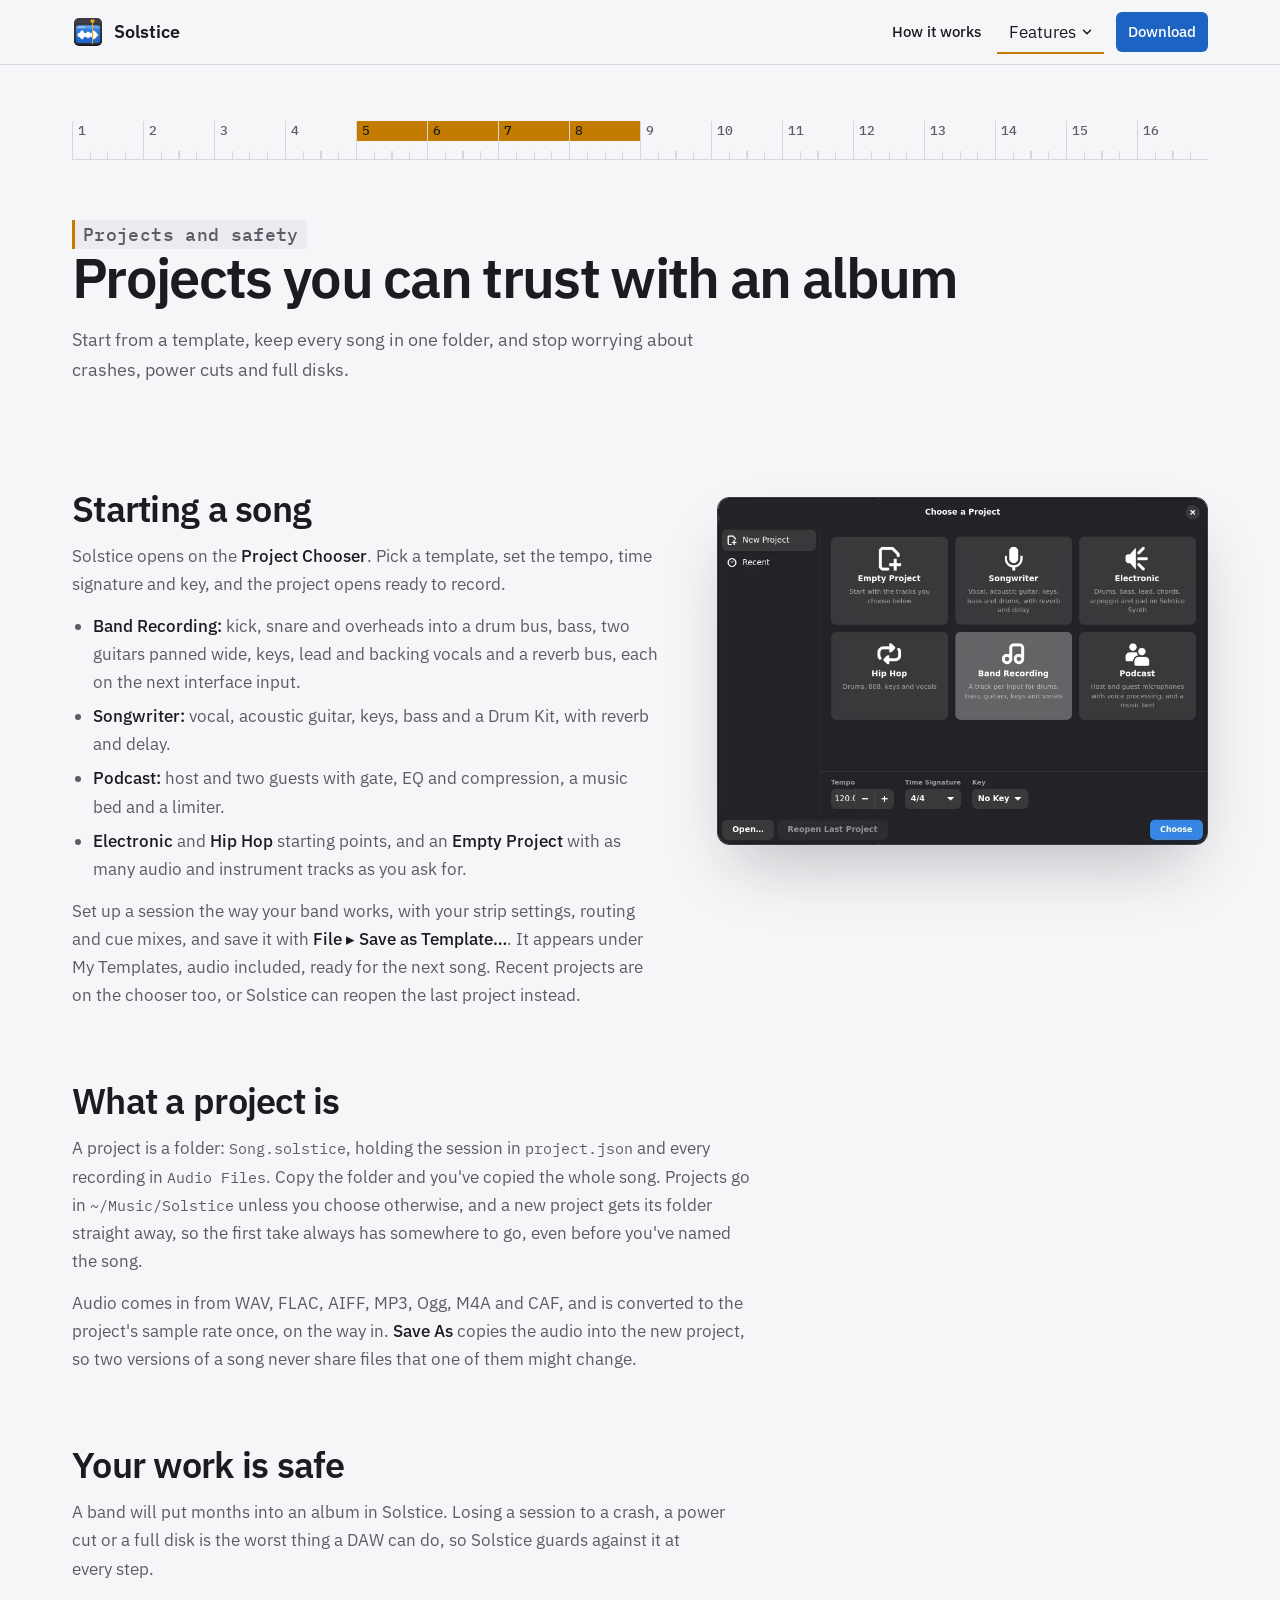
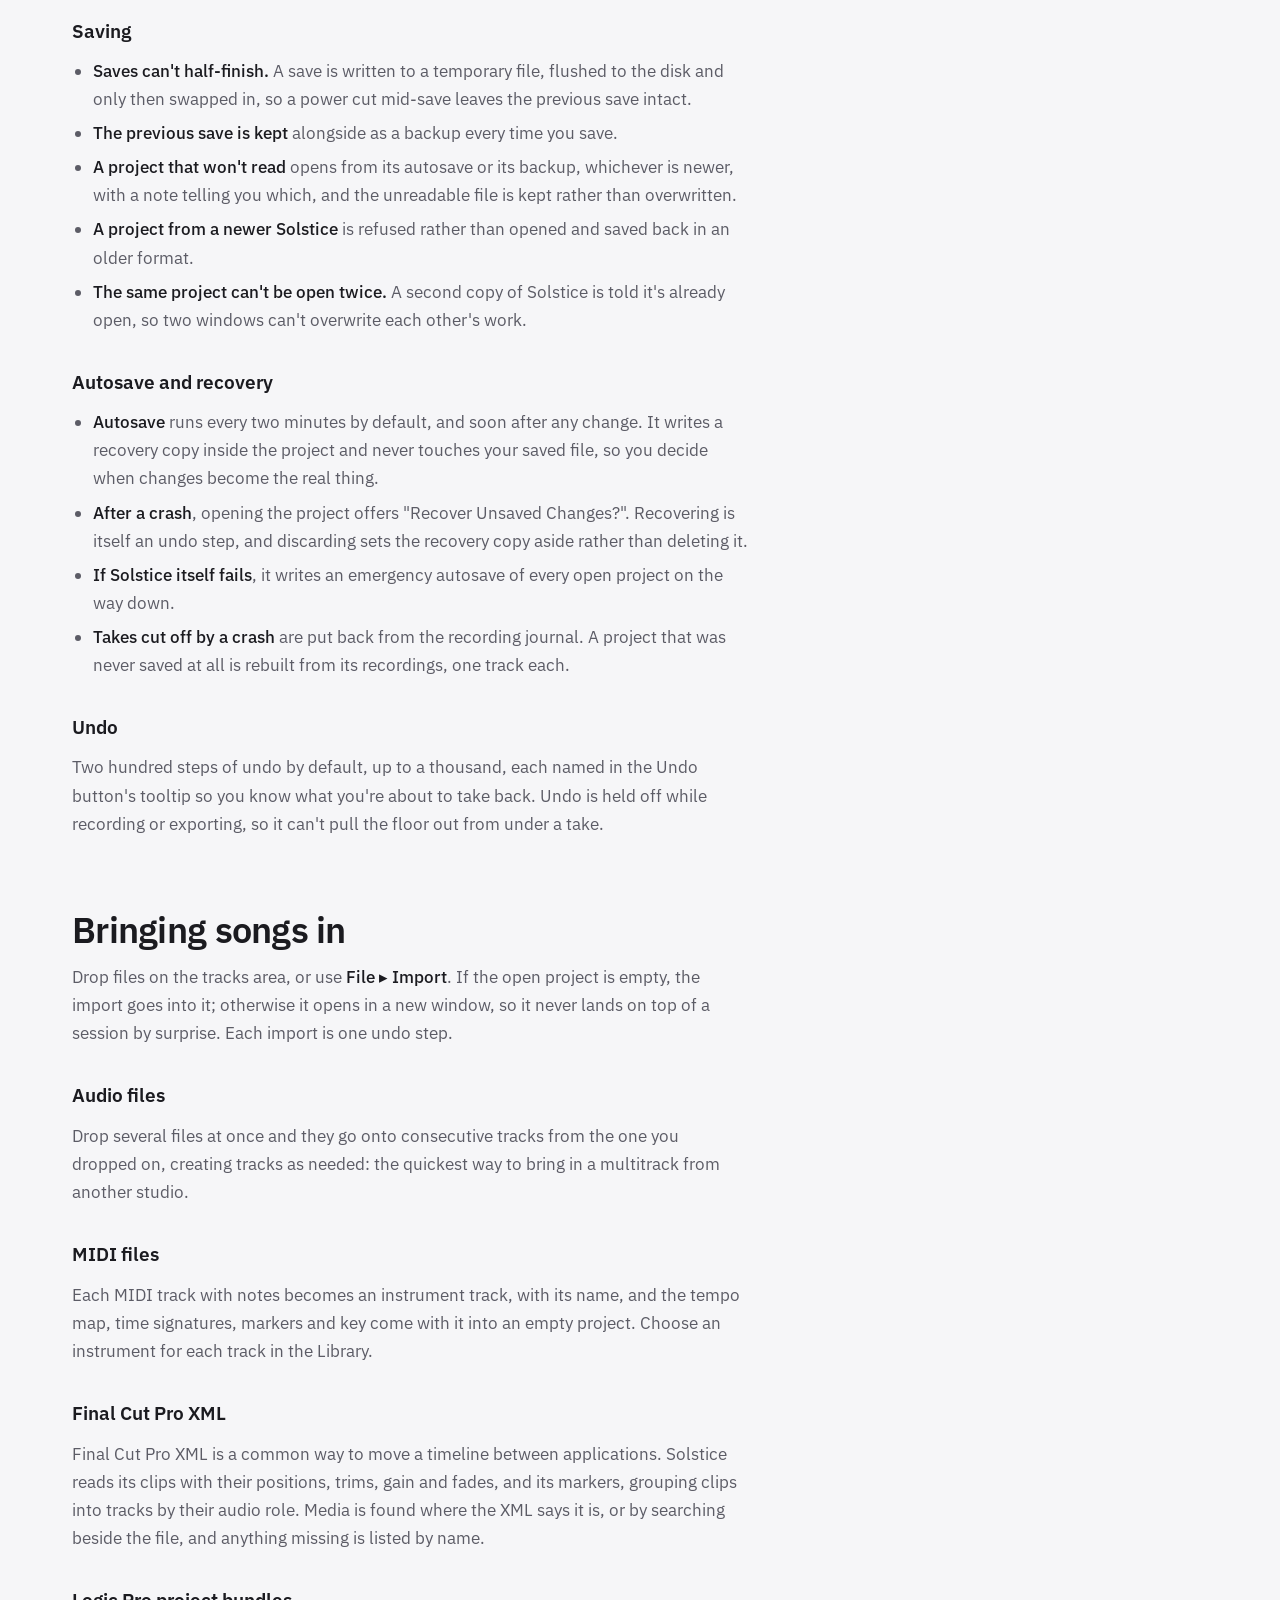
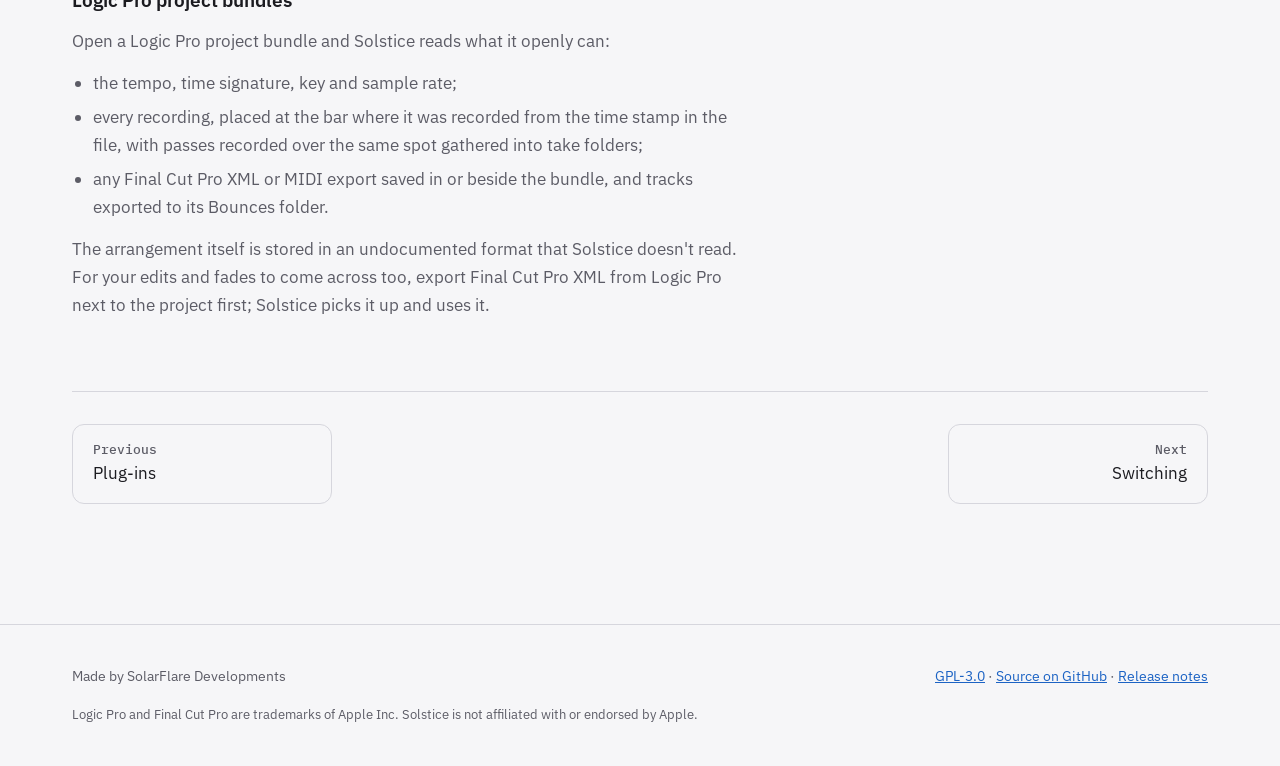
<file: site/projects.html>
<!doctype html>
<html lang="en-GB">
<head>
  <meta charset="utf-8">
  <meta name="viewport" content="width=device-width, initial-scale=1">
  <meta name="color-scheme" content="light dark">
  <title>Projects and safety — Solstice</title>
  <meta name="description" content="Projects in Solstice: templates, the project folder, atomic saves, autosave and crash recovery, undo, and importing audio, MIDI, Final Cut Pro XML and Logic Pro bundles.">
  <link rel="canonical" href="https://tomtwentysix.github.io/Solstice/projects.html">
  <link rel="icon" href="img/icon.svg" type="image/svg+xml">
  <link rel="preconnect" href="https://fonts.googleapis.com">
  <link rel="preconnect" href="https://fonts.gstatic.com" crossorigin>
  <link rel="stylesheet" href="https://fonts.googleapis.com/css2?family=IBM+Plex+Mono:wght@500&family=IBM+Plex+Sans:wght@400;500;600&display=swap">
  <link rel="stylesheet" href="style.css">
  <script src="nav.js" defer></script>
</head>
<body>
  <a class="skip" href="#main">Skip to content</a>

  <header class="nav">
    <div class="wrap nav-row">
      <a class="brand" href="./">
        <img src="img/icon.svg" alt="" width="32" height="32">
        <span>Solstice</span>
      </a>
      <nav aria-label="Main">
        <ul>
          <li class="optional"><a href="./#workflow">How it works</a></li>
          <li class="dropdown">
            <button type="button" class="dropdown-trigger current" popovertarget="features-menu" aria-controls="features-menu" aria-expanded="false">Features<svg class="chevron" viewBox="0 0 16 16" aria-hidden="true"><path d="m4 6 4 4 4-4"/></svg></button>
            <ul id="features-menu" class="dropdown-list" popover="auto">
              <li><a href="features.html">Overview</a></li>
              <li><a href="recording.html">Recording</a></li>
              <li><a href="guitar.html">Guitar and bass</a></li>
              <li><a href="editing.html">Editing and drums</a></li>
              <li><a href="mixing.html">Mixing</a></li>
              <li><a href="mastering.html">Mastering and export</a></li>
              <li><a href="plugins.html">Plug-ins</a></li>
              <li><a href="projects.html" aria-current="page">Projects and safety</a></li>
              <li><a href="switching.html">Switching</a></li>
            </ul>
          </li>
          <li><a class="nav-cta" href="download.html">Download</a></li>
        </ul>
      </nav>
    </div>
  </header>
  <main id="main">
    <div class="wrap page-head">
      <div class="ruler" aria-hidden="true">
        <span>1</span><span>2</span><span>3</span><span>4</span><span>5</span><span>6</span><span>7</span><span>8</span>
        <span>9</span><span>10</span><span>11</span><span>12</span><span>13</span><span>14</span><span>15</span><span>16</span>
      </div>
      <p class="eyebrow">Projects and safety</p>
      <h1>Projects you can trust with an album</h1>
      <p>Start from a template, keep every song in one folder, and stop worrying about crashes, power cuts and full disks.</p>
    </div>
    <div class="wrap doc">
      <section aria-labelledby="start">
        <div class="two">
          <div>
            <h2 id="start">Starting a song</h2>
            <p>Solstice opens on the <strong>Project Chooser</strong>. Pick a template, set the tempo, time signature and key, and the project opens ready to record.</p>
            <ul>
              <li><strong>Band Recording:</strong> kick, snare and overheads into a drum bus, bass, two guitars panned wide, keys, lead and backing vocals and a reverb bus, each on the next interface input.</li>
              <li><strong>Songwriter:</strong> vocal, acoustic guitar, keys, bass and a Drum Kit, with reverb and delay.</li>
              <li><strong>Podcast:</strong> host and two guests with gate, EQ and compression, a music bed and a limiter.</li>
              <li><strong>Electronic</strong> and <strong>Hip Hop</strong> starting points, and an <strong>Empty Project</strong> with as many audio and instrument tracks as you ask for.</li>
            </ul>
            <p>Set up a session the way your band works, with your strip settings, routing and cue mixes, and save it with <strong>File ▸ Save as Template…</strong>. It appears under My Templates, audio included, ready for the next song. Recent projects are on the chooser too, or Solstice can reopen the last project instead.</p>
          </div>
          <figure class="shot reveal">
            <img src="img/chooser.webp" width="822" height="582" loading="lazy" alt="The Choose a Project dialog with Band Recording selected.">
          </figure>
        </div>
      </section>

      <section aria-labelledby="format">
        <h2 id="format">What a project is</h2>
        <p>A project is a folder: <code>Song.solstice</code>, holding the session in <code>project.json</code> and every recording in <code>Audio Files</code>. Copy the folder and you've copied the whole song. Projects go in <code>~/Music/Solstice</code> unless you choose otherwise, and a new project gets its folder straight away, so the first take always has somewhere to go, even before you've named the song.</p>
        <p>Audio comes in from WAV, FLAC, AIFF, MP3, Ogg, M4A and CAF, and is converted to the project's sample rate once, on the way in. <strong>Save As</strong> copies the audio into the new project, so two versions of a song never share files that one of them might change.</p>
      </section>

      <section aria-labelledby="safety">
        <h2 id="safety">Your work is safe</h2>
        <p>A band will put months into an album in Solstice. Losing a session to a crash, a power cut or a full disk is the worst thing a DAW can do, so Solstice guards against it at every step.</p>
        <h3>Saving</h3>
        <ul>
          <li><strong>Saves can't half-finish.</strong> A save is written to a temporary file, flushed to the disk and only then swapped in, so a power cut mid-save leaves the previous save intact.</li>
          <li><strong>The previous save is kept</strong> alongside as a backup every time you save.</li>
          <li><strong>A project that won't read</strong> opens from its autosave or its backup, whichever is newer, with a note telling you which, and the unreadable file is kept rather than overwritten.</li>
          <li><strong>A project from a newer Solstice</strong> is refused rather than opened and saved back in an older format.</li>
          <li><strong>The same project can't be open twice.</strong> A second copy of Solstice is told it's already open, so two windows can't overwrite each other's work.</li>
        </ul>
        <h3>Autosave and recovery</h3>
        <ul>
          <li><strong>Autosave</strong> runs every two minutes by default, and soon after any change. It writes a recovery copy inside the project and never touches your saved file, so you decide when changes become the real thing.</li>
          <li><strong>After a crash</strong>, opening the project offers "Recover Unsaved Changes?". Recovering is itself an undo step, and discarding sets the recovery copy aside rather than deleting it.</li>
          <li><strong>If Solstice itself fails</strong>, it writes an emergency autosave of every open project on the way down.</li>
          <li><strong>Takes cut off by a crash</strong> are put back from the recording journal. A project that was never saved at all is rebuilt from its recordings, one track each.</li>
        </ul>
        <h3>Undo</h3>
        <p>Two hundred steps of undo by default, up to a thousand, each named in the Undo button's tooltip so you know what you're about to take back. Undo is held off while recording or exporting, so it can't pull the floor out from under a take.</p>
      </section>

      <section aria-labelledby="import">
        <h2 id="import">Bringing songs in</h2>
        <p>Drop files on the tracks area, or use <strong>File ▸ Import</strong>. If the open project is empty, the import goes into it; otherwise it opens in a new window, so it never lands on top of a session by surprise. Each import is one undo step.</p>
        <h3>Audio files</h3>
        <p>Drop several files at once and they go onto consecutive tracks from the one you dropped on, creating tracks as needed: the quickest way to bring in a multitrack from another studio.</p>
        <h3>MIDI files</h3>
        <p>Each MIDI track with notes becomes an instrument track, with its name, and the tempo map, time signatures, markers and key come with it into an empty project. Choose an instrument for each track in the Library.</p>
        <h3>Final Cut Pro XML</h3>
        <p>Final Cut Pro XML is a common way to move a timeline between applications. Solstice reads its clips with their positions, trims, gain and fades, and its markers, grouping clips into tracks by their audio role. Media is found where the XML says it is, or by searching beside the file, and anything missing is listed by name.</p>
        <h3>Logic Pro project bundles</h3>
        <p>Open a Logic Pro project bundle and Solstice reads what it openly can:</p>
        <ul>
          <li>the tempo, time signature, key and sample rate;</li>
          <li>every recording, placed at the bar where it was recorded from the time stamp in the file, with passes recorded over the same spot gathered into take folders;</li>
          <li>any Final Cut Pro XML or MIDI export saved in or beside the bundle, and tracks exported to its Bounces folder.</li>
        </ul>
        <p>The arrangement itself is stored in an undocumented format that Solstice doesn't read. For your edits and fades to come across too, export Final Cut Pro XML from Logic Pro next to the project first; Solstice picks it up and uses it.</p>
      </section>
      <nav class="next" aria-label="More features">
        <a href="plugins.html"><span>Previous</span>Plug-ins</a>
        <a class="later" href="switching.html"><span>Next</span>Switching</a>
      </nav>
    </div>
  </main>

  <footer class="footer">
    <div class="wrap">
      <div class="footer-row">
        <p>Made by SolarFlare Developments</p>
        <p><a href="https://github.com/tomtwentysix/Solstice/blob/main/LICENSE">GPL-3.0</a> · <a href="https://github.com/tomtwentysix/Solstice">Source on GitHub</a> · <a href="https://github.com/tomtwentysix/Solstice/releases">Release notes</a></p>
      </div>
      <p class="legal">Logic Pro and Final Cut Pro are trademarks of Apple Inc. Solstice is not affiliated with or endorsed by Apple.</p>
    </div>
  </footer>
</body>
</html>
</file>
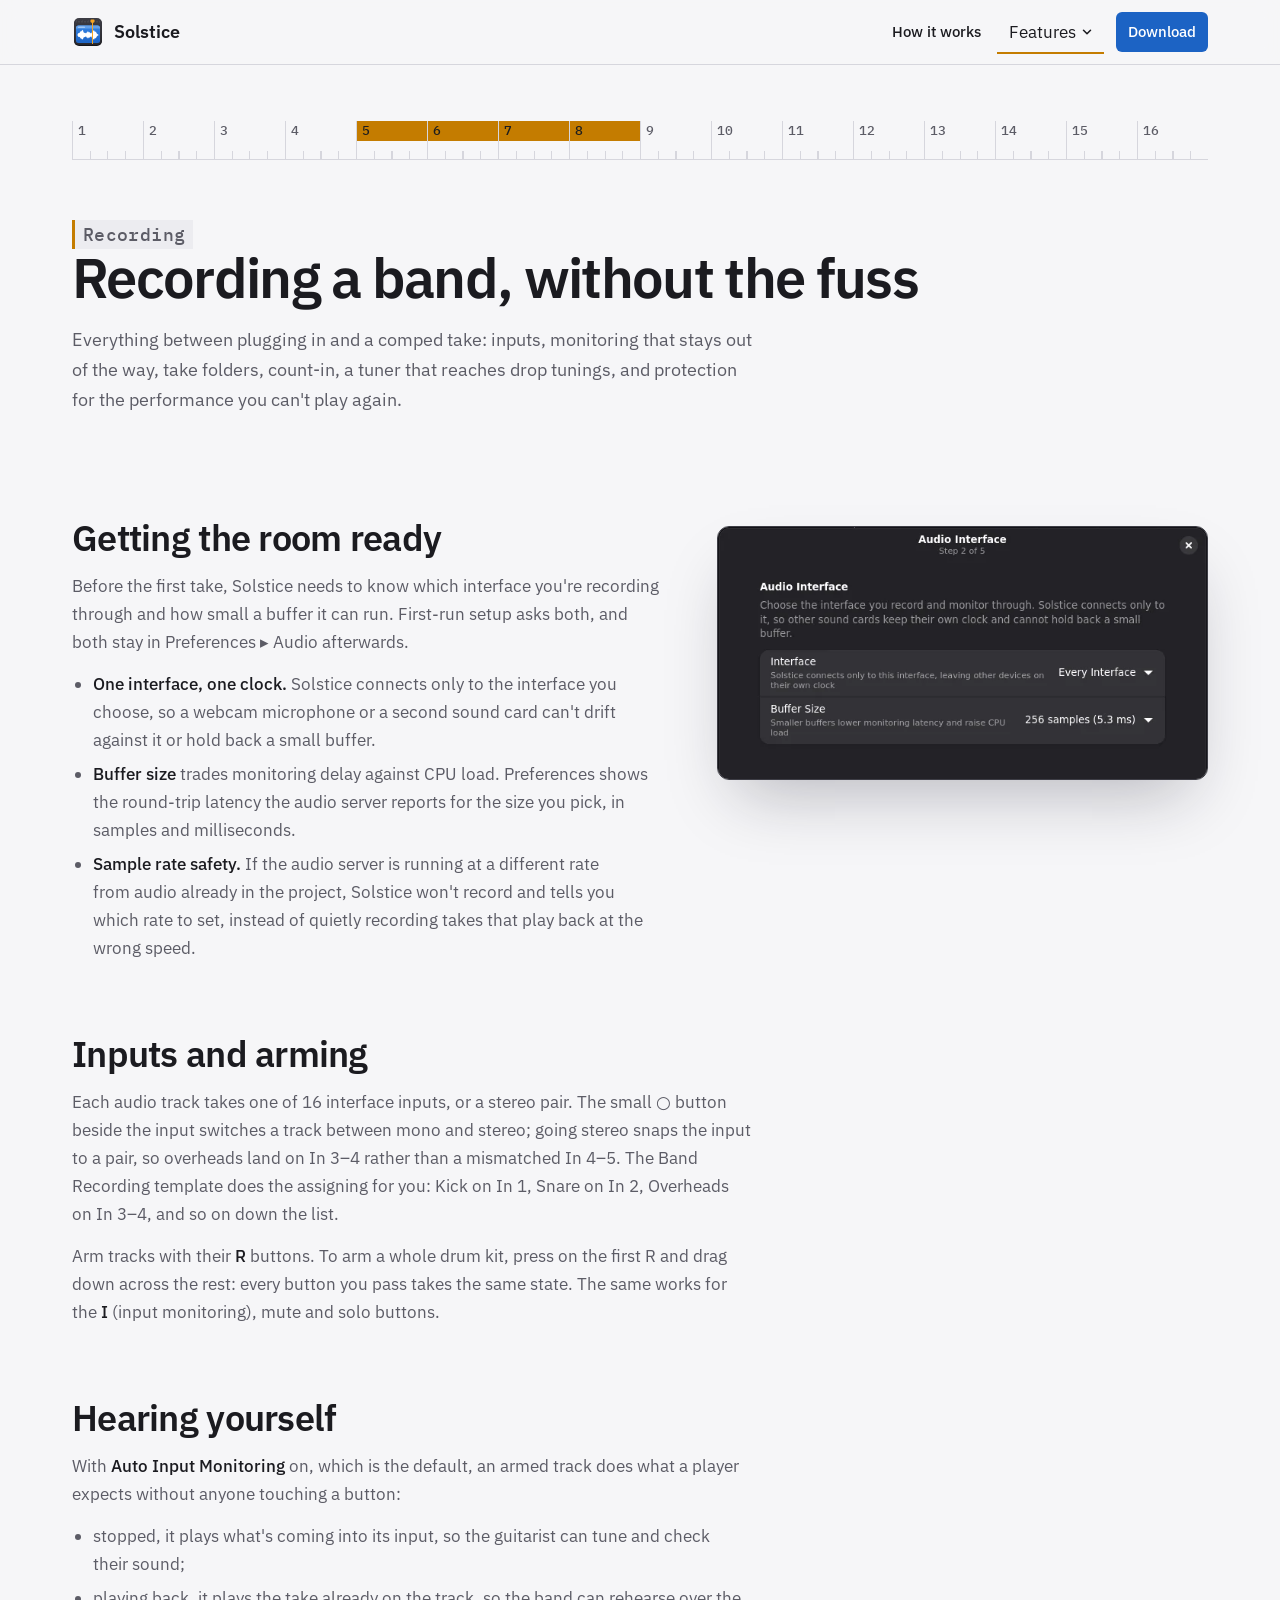
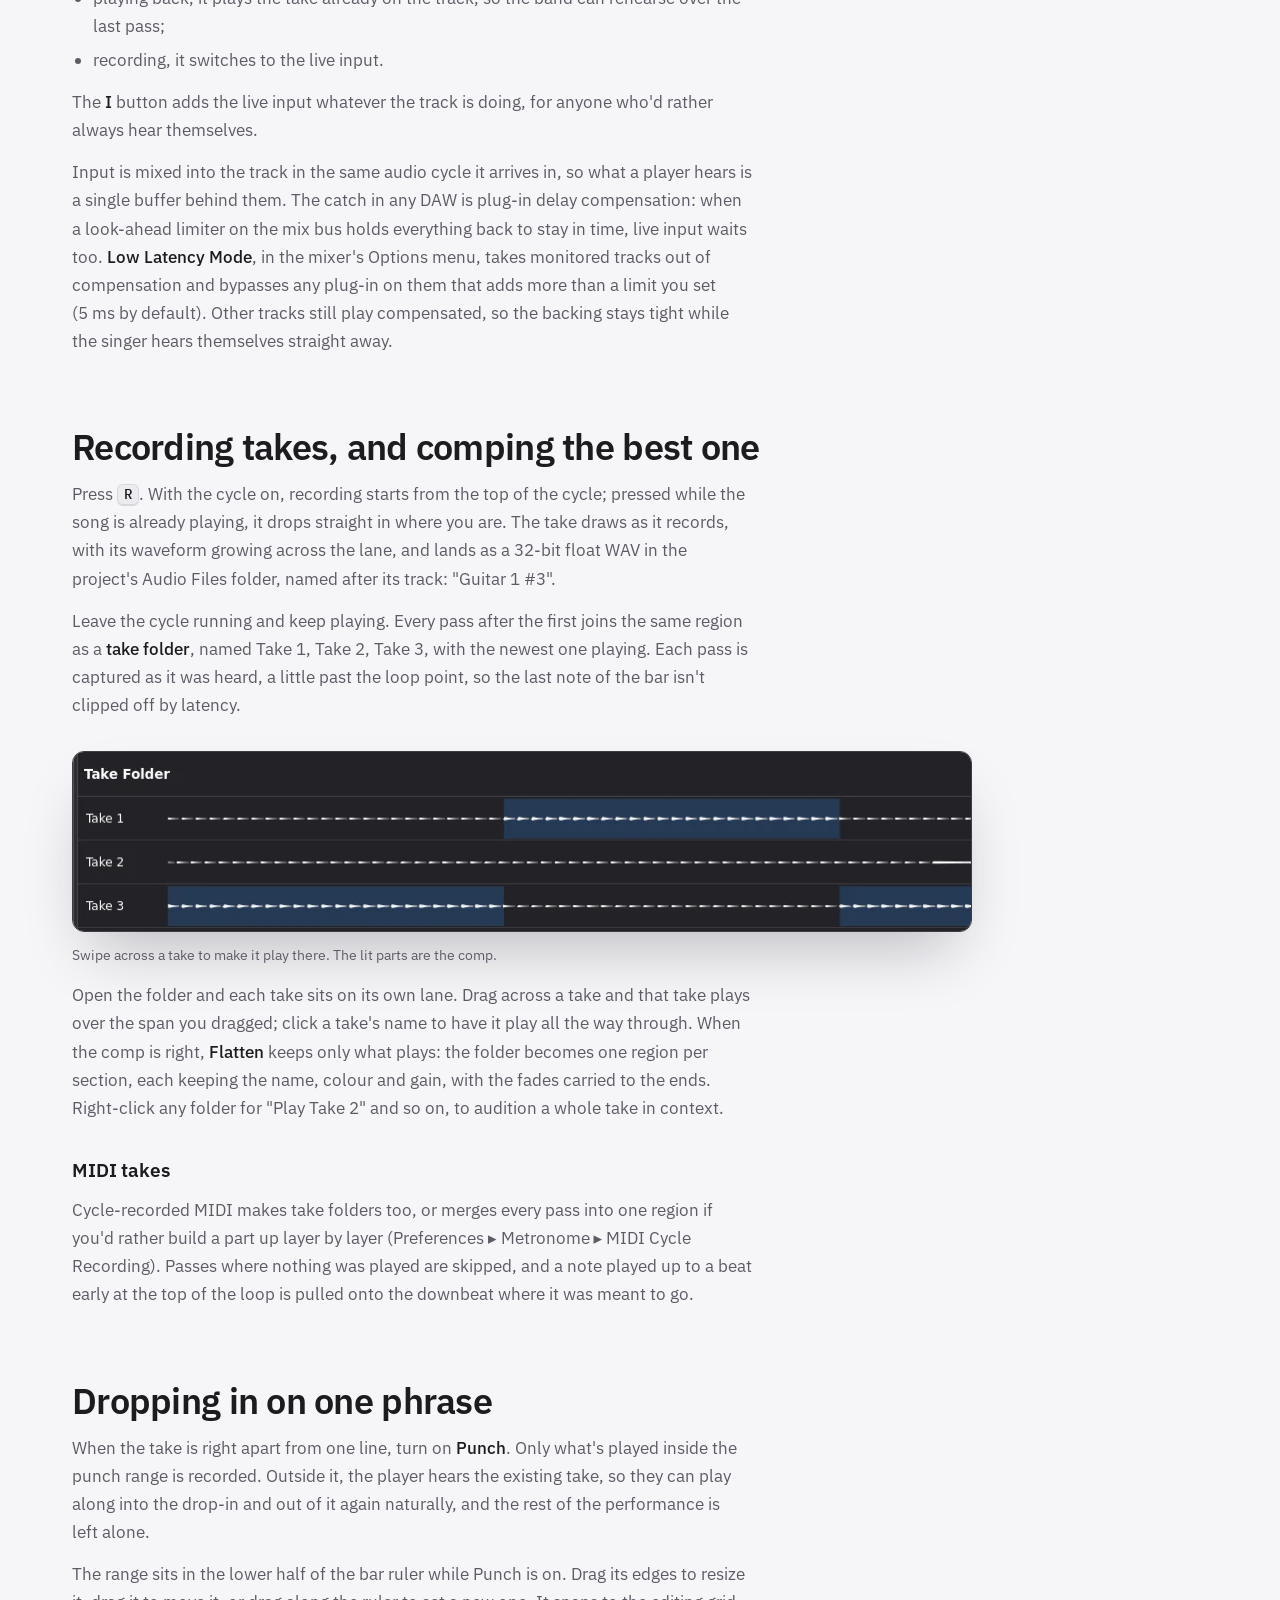
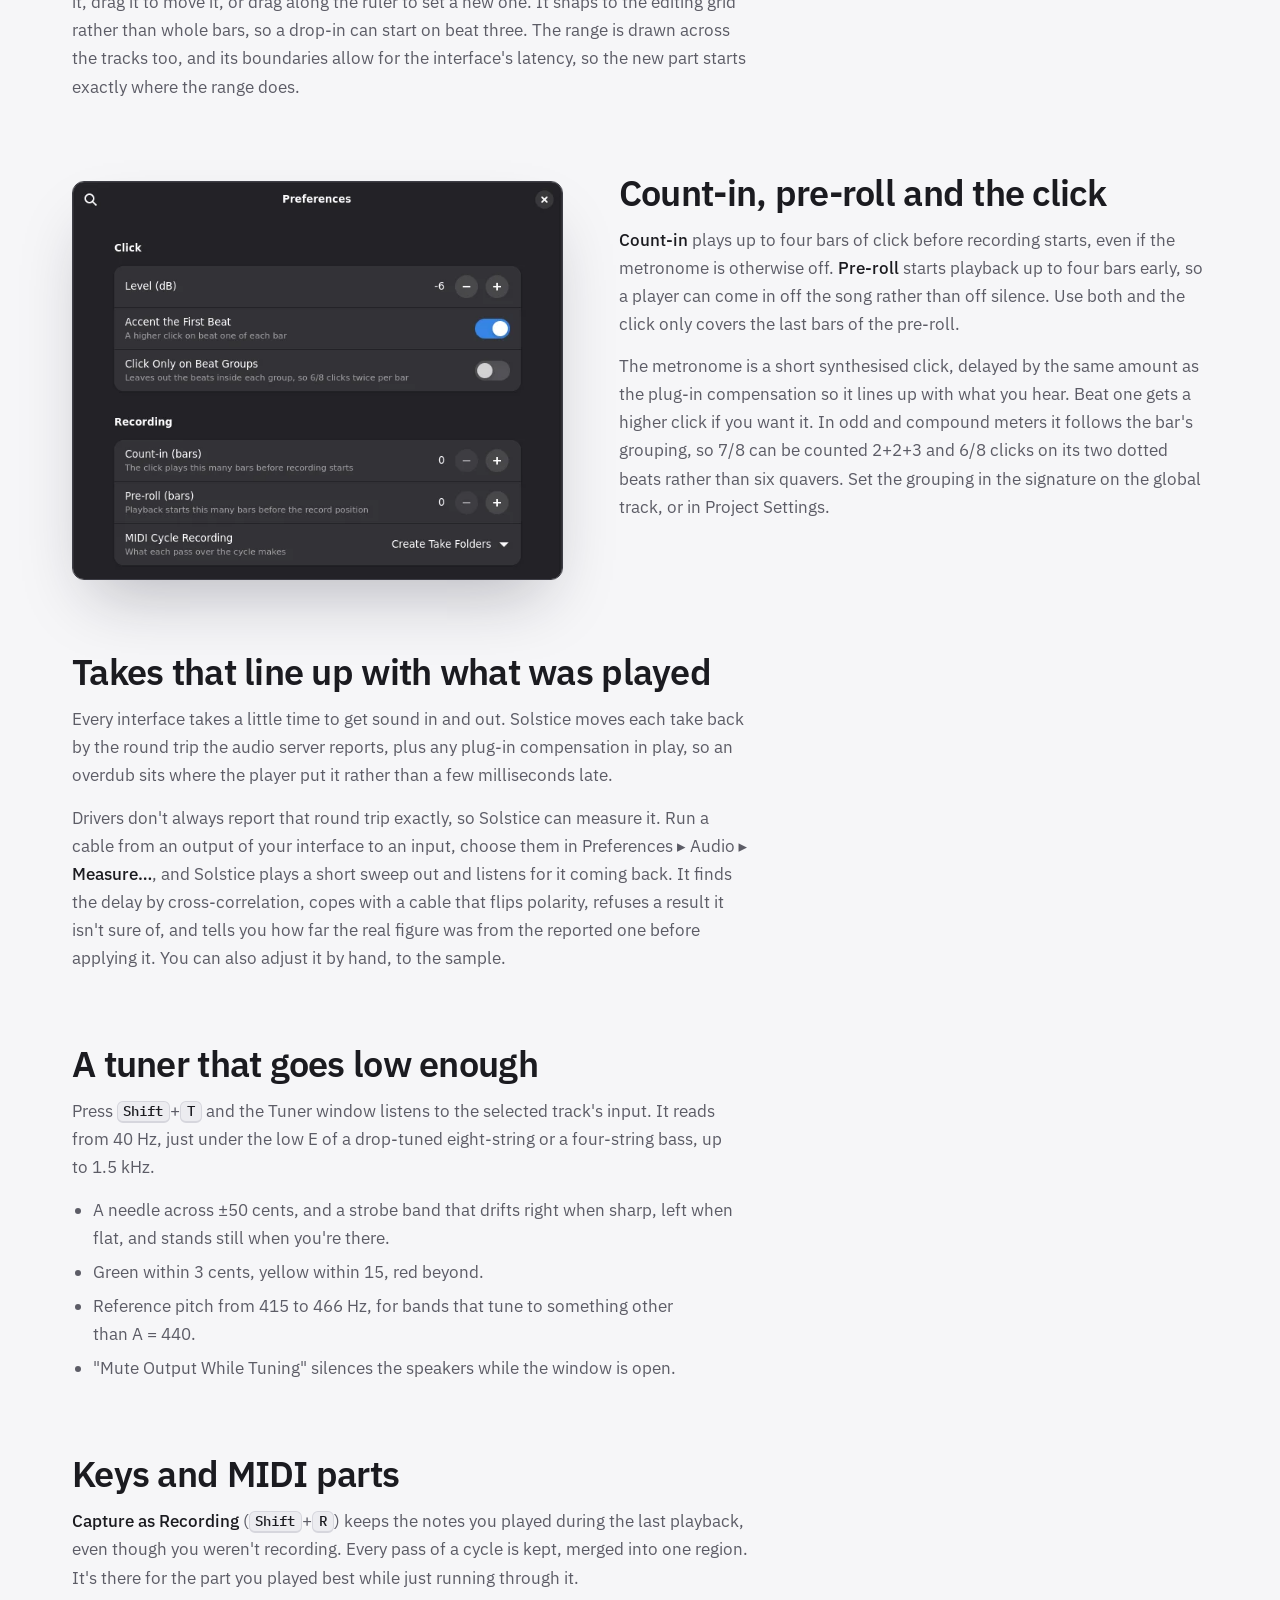
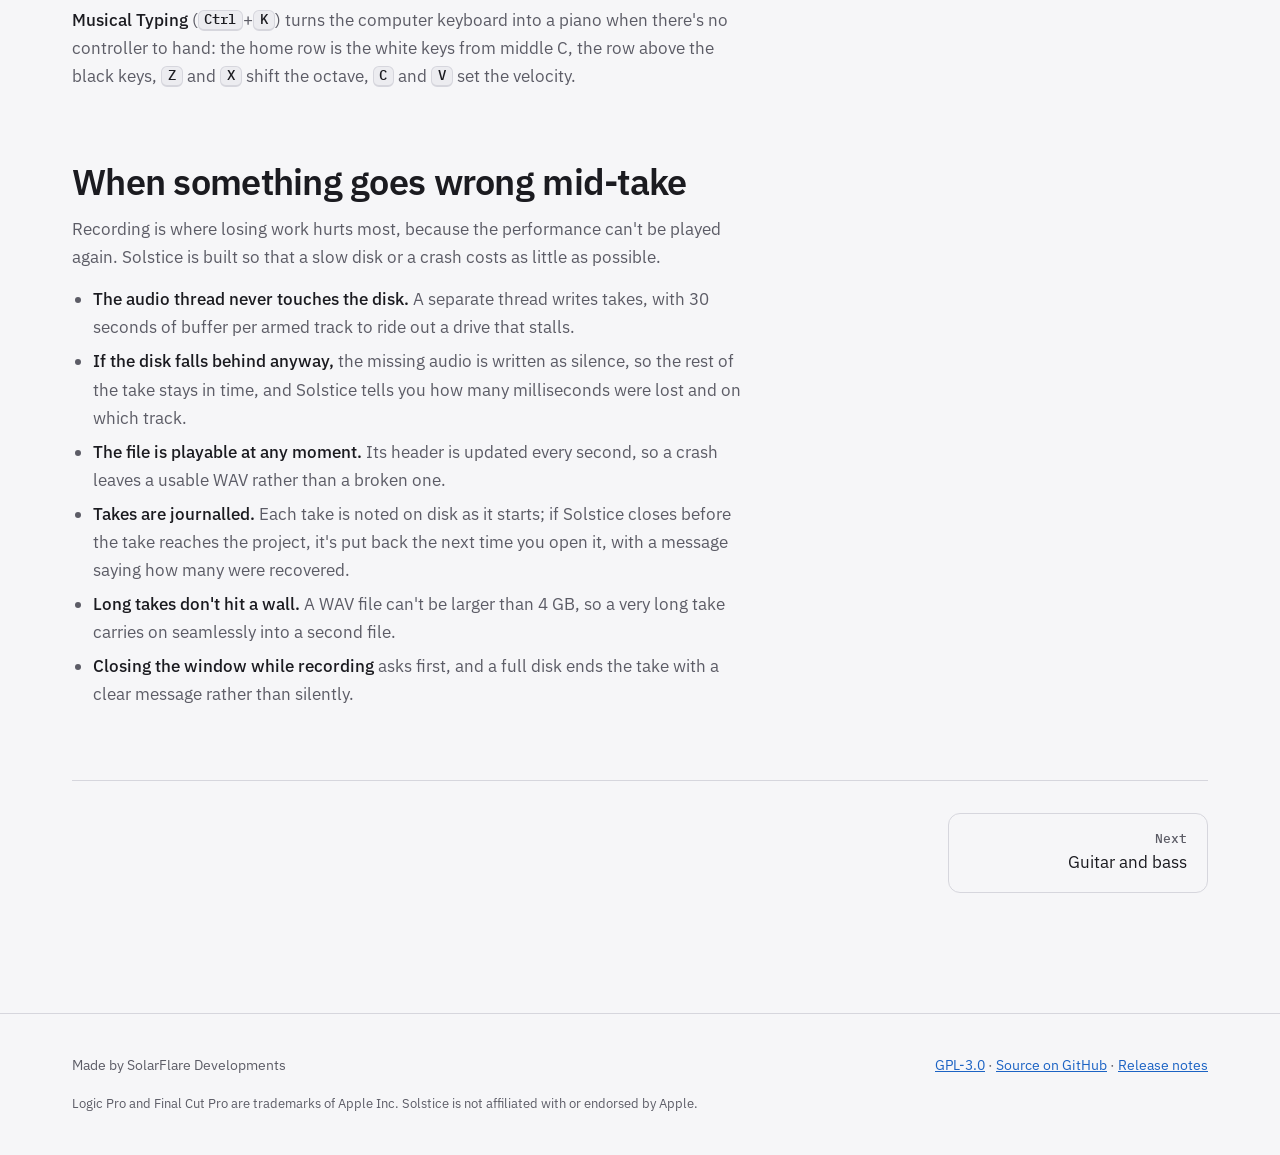
<file: site/recording.html>
<!doctype html>
<html lang="en-GB">
<head>
  <meta charset="utf-8">
  <meta name="viewport" content="width=device-width, initial-scale=1">
  <meta name="color-scheme" content="light dark">
  <title>Recording — Solstice</title>
  <meta name="description" content="How Solstice records a band: input monitoring, take folders and swipe comping, count-in and pre-roll, recording delay compensation, a tuner down to 40 Hz, and crash-safe takes.">
  <link rel="canonical" href="https://tomtwentysix.github.io/Solstice/recording.html">
  <link rel="icon" href="img/icon.svg" type="image/svg+xml">
  <link rel="preconnect" href="https://fonts.googleapis.com">
  <link rel="preconnect" href="https://fonts.gstatic.com" crossorigin>
  <link rel="stylesheet" href="https://fonts.googleapis.com/css2?family=IBM+Plex+Mono:wght@500&family=IBM+Plex+Sans:wght@400;500;600&display=swap">
  <link rel="stylesheet" href="style.css">
  <script src="nav.js" defer></script>
</head>
<body>
  <a class="skip" href="#main">Skip to content</a>

  <header class="nav">
    <div class="wrap nav-row">
      <a class="brand" href="./">
        <img src="img/icon.svg" alt="" width="32" height="32">
        <span>Solstice</span>
      </a>
      <nav aria-label="Main">
        <ul>
          <li class="optional"><a href="./#workflow">How it works</a></li>
          <li class="dropdown">
            <button type="button" class="dropdown-trigger current" popovertarget="features-menu" aria-controls="features-menu" aria-expanded="false">Features<svg class="chevron" viewBox="0 0 16 16" aria-hidden="true"><path d="m4 6 4 4 4-4"/></svg></button>
            <ul id="features-menu" class="dropdown-list" popover="auto">
              <li><a href="features.html">Overview</a></li>
              <li><a href="recording.html" aria-current="page">Recording</a></li>
              <li><a href="guitar.html">Guitar and bass</a></li>
              <li><a href="editing.html">Editing and drums</a></li>
              <li><a href="mixing.html">Mixing</a></li>
              <li><a href="mastering.html">Mastering and export</a></li>
              <li><a href="plugins.html">Plug-ins</a></li>
              <li><a href="projects.html">Projects and safety</a></li>
              <li><a href="switching.html">Switching</a></li>
            </ul>
          </li>
          <li><a class="nav-cta" href="download.html">Download</a></li>
        </ul>
      </nav>
    </div>
  </header>
  <main id="main">
    <div class="wrap page-head">
      <div class="ruler" aria-hidden="true">
        <span>1</span><span>2</span><span>3</span><span>4</span><span>5</span><span>6</span><span>7</span><span>8</span>
        <span>9</span><span>10</span><span>11</span><span>12</span><span>13</span><span>14</span><span>15</span><span>16</span>
      </div>
      <p class="eyebrow">Recording</p>
      <h1>Recording a band, without the fuss</h1>
      <p>Everything between plugging in and a comped take: inputs, monitoring that stays out of the way, take folders, count-in, a tuner that reaches drop tunings, and protection for the performance you can&#x27;t play again.</p>
    </div>
    <div class="wrap doc">
      <section aria-labelledby="ready">
        <div class="two">
          <div>
            <h2 id="ready">Getting the room ready</h2>
            <p>Before the first take, Solstice needs to know which interface you're recording through and how small a buffer it can run. First-run setup asks both, and both stay in Preferences ▸ Audio afterwards.</p>
            <ul>
              <li><strong>One interface, one clock.</strong> Solstice connects only to the interface you choose, so a webcam microphone or a second sound card can't drift against it or hold back a small buffer.</li>
              <li><strong>Buffer size</strong> trades monitoring delay against CPU load. Preferences shows the round-trip latency the audio server reports for the size you pick, in samples and milliseconds.</li>
              <li><strong>Sample rate safety.</strong> If the audio server is running at a different rate from audio already in the project, Solstice won't record and tells you which rate to set, instead of quietly recording takes that play back at the wrong speed.</li>
            </ul>
          </div>
          <figure class="shot reveal">
            <img src="img/setup.webp" width="642" height="330" loading="lazy" alt="The Audio Interface page of first-run setup, with the interface and buffer size to choose.">
          </figure>
        </div>
      </section>

      <section aria-labelledby="inputs">
        <h2 id="inputs">Inputs and arming</h2>
        <p>Each audio track takes one of 16 interface inputs, or a stereo pair. The small ○ button beside the input switches a track between mono and stereo; going stereo snaps the input to a pair, so overheads land on In&nbsp;3–4 rather than a mismatched In&nbsp;4–5. The Band Recording template does the assigning for you: Kick on In&nbsp;1, Snare on In&nbsp;2, Overheads on In&nbsp;3–4, and so on down the list.</p>
        <p>Arm tracks with their <strong>R</strong> buttons. To arm a whole drum kit, press on the first R and drag down across the rest: every button you pass takes the same state. The same works for the <strong>I</strong> (input monitoring), mute and solo buttons.</p>
      </section>

      <section aria-labelledby="monitoring">
        <h2 id="monitoring">Hearing yourself</h2>
        <p>With <strong>Auto Input Monitoring</strong> on, which is the default, an armed track does what a player expects without anyone touching a button:</p>
        <ul>
          <li>stopped, it plays what's coming into its input, so the guitarist can tune and check their sound;</li>
          <li>playing back, it plays the take already on the track, so the band can rehearse over the last pass;</li>
          <li>recording, it switches to the live input.</li>
        </ul>
        <p>The <strong>I</strong> button adds the live input whatever the track is doing, for anyone who'd rather always hear themselves.</p>
        <p>Input is mixed into the track in the same audio cycle it arrives in, so what a player hears is a single buffer behind them. The catch in any DAW is plug-in delay compensation: when a look-ahead limiter on the mix bus holds everything back to stay in time, live input waits too. <strong>Low Latency Mode</strong>, in the mixer's Options menu, takes monitored tracks out of compensation and bypasses any plug-in on them that adds more than a limit you set (5&nbsp;ms by default). Other tracks still play compensated, so the backing stays tight while the singer hears themselves straight away.</p>
      </section>

      <section aria-labelledby="takes">
        <h2 id="takes">Recording takes, and comping the best one</h2>
        <p>Press <kbd>R</kbd>. With the cycle on, recording starts from the top of the cycle; pressed while the song is already playing, it drops straight in where you are. The take draws as it records, with its waveform growing across the lane, and lands as a 32-bit float WAV in the project's Audio Files folder, named after its track: "Guitar&nbsp;1&nbsp;#3".</p>
        <p>Leave the cycle running and keep playing. Every pass after the first joins the same region as a <strong>take folder</strong>, named Take&nbsp;1, Take&nbsp;2, Take&nbsp;3, with the newest one playing. Each pass is captured as it was heard, a little past the loop point, so the last note of the bar isn't clipped off by latency.</p>
        <figure class="shot reveal">
          <img src="img/takes.webp" width="900" height="180" loading="lazy" alt="A take folder with three guitar takes; the lit parts of each make up the comp.">
          <figcaption>Swipe across a take to make it play there. The lit parts are the comp.</figcaption>
        </figure>
        <p>Open the folder and each take sits on its own lane. Drag across a take and that take plays over the span you dragged; click a take's name to have it play all the way through. When the comp is right, <strong>Flatten</strong> keeps only what plays: the folder becomes one region per section, each keeping the name, colour and gain, with the fades carried to the ends. Right-click any folder for "Play Take&nbsp;2" and so on, to audition a whole take in context.</p>
        <h3>MIDI takes</h3>
        <p>Cycle-recorded MIDI makes take folders too, or merges every pass into one region if you'd rather build a part up layer by layer (Preferences ▸ Metronome ▸ MIDI Cycle Recording). Passes where nothing was played are skipped, and a note played up to a beat early at the top of the loop is pulled onto the downbeat where it was meant to go.</p>
      </section>

      <section aria-labelledby="punch">
        <h2 id="punch">Dropping in on one phrase</h2>
        <p>When the take is right apart from one line, turn on <strong>Punch</strong>. Only what's played inside the punch range is recorded. Outside it, the player hears the existing take, so they can play along into the drop-in and out of it again naturally, and the rest of the performance is left alone.</p>
        <p>The range sits in the lower half of the bar ruler while Punch is on. Drag its edges to resize it, drag it to move it, or drag along the ruler to set a new one. It snaps to the editing grid rather than whole bars, so a drop-in can start on beat three. The range is drawn across the tracks too, and its boundaries allow for the interface's latency, so the new part starts exactly where the range does.</p>
      </section>

      <section aria-labelledby="countin">
        <div class="two flip">
          <div>
            <h2 id="countin">Count-in, pre-roll and the click</h2>
            <p><strong>Count-in</strong> plays up to four bars of click before recording starts, even if the metronome is otherwise off. <strong>Pre-roll</strong> starts playback up to four bars early, so a player can come in off the song rather than off silence. Use both and the click only covers the last bars of the pre-roll.</p>
            <p>The metronome is a short synthesised click, delayed by the same amount as the plug-in compensation so it lines up with what you hear. Beat one gets a higher click if you want it. In odd and compound meters it follows the bar's grouping, so 7/8 can be counted 2+2+3 and 6/8 clicks on its two dotted beats rather than six quavers. Set the grouping in the signature on the global track, or in Project Settings.</p>
          </div>
          <figure class="shot reveal">
            <img src="img/metronome.webp" width="640" height="520" loading="lazy" alt="Metronome preferences: click level, accent the first beat, click only on beat groups, count-in bars, pre-roll bars and MIDI cycle recording.">
          </figure>
        </div>
      </section>

      <section aria-labelledby="delay">
        <h2 id="delay">Takes that line up with what was played</h2>
        <p>Every interface takes a little time to get sound in and out. Solstice moves each take back by the round trip the audio server reports, plus any plug-in compensation in play, so an overdub sits where the player put it rather than a few milliseconds late.</p>
        <p>Drivers don't always report that round trip exactly, so Solstice can measure it. Run a cable from an output of your interface to an input, choose them in Preferences ▸ Audio ▸ <strong>Measure…</strong>, and Solstice plays a short sweep out and listens for it coming back. It finds the delay by cross-correlation, copes with a cable that flips polarity, refuses a result it isn't sure of, and tells you how far the real figure was from the reported one before applying it. You can also adjust it by hand, to the sample.</p>
      </section>

      <section aria-labelledby="tuner">
        <h2 id="tuner">A tuner that goes low enough</h2>
        <p>Press <kbd>Shift</kbd>+<kbd>T</kbd> and the Tuner window listens to the selected track's input. It reads from 40&nbsp;Hz, just under the low E of a drop-tuned eight-string or a four-string bass, up to 1.5&nbsp;kHz.</p>
        <ul>
          <li>A needle across ±50 cents, and a strobe band that drifts right when sharp, left when flat, and stands still when you're there.</li>
          <li>Green within 3 cents, yellow within 15, red beyond.</li>
          <li>Reference pitch from 415 to 466&nbsp;Hz, for bands that tune to something other than A&nbsp;=&nbsp;440.</li>
          <li>"Mute Output While Tuning" silences the speakers while the window is open.</li>
        </ul>
      </section>

      <section aria-labelledby="midi">
        <h2 id="midi">Keys and MIDI parts</h2>
        <p><strong>Capture as Recording</strong> (<kbd>Shift</kbd>+<kbd>R</kbd>) keeps the notes you played during the last playback, even though you weren't recording. Every pass of a cycle is kept, merged into one region. It's there for the part you played best while just running through it.</p>
        <p><strong>Musical Typing</strong> (<kbd>Ctrl</kbd>+<kbd>K</kbd>) turns the computer keyboard into a piano when there's no controller to hand: the home row is the white keys from middle C, the row above the black keys, <kbd>Z</kbd> and <kbd>X</kbd> shift the octave, <kbd>C</kbd> and <kbd>V</kbd> set the velocity.</p>
      </section>

      <section aria-labelledby="safe">
        <h2 id="safe">When something goes wrong mid-take</h2>
        <p>Recording is where losing work hurts most, because the performance can't be played again. Solstice is built so that a slow disk or a crash costs as little as possible.</p>
        <ul>
          <li><strong>The audio thread never touches the disk.</strong> A separate thread writes takes, with 30 seconds of buffer per armed track to ride out a drive that stalls.</li>
          <li><strong>If the disk falls behind anyway,</strong> the missing audio is written as silence, so the rest of the take stays in time, and Solstice tells you how many milliseconds were lost and on which track.</li>
          <li><strong>The file is playable at any moment.</strong> Its header is updated every second, so a crash leaves a usable WAV rather than a broken one.</li>
          <li><strong>Takes are journalled.</strong> Each take is noted on disk as it starts; if Solstice closes before the take reaches the project, it's put back the next time you open it, with a message saying how many were recovered.</li>
          <li><strong>Long takes don't hit a wall.</strong> A WAV file can't be larger than 4&nbsp;GB, so a very long take carries on seamlessly into a second file.</li>
          <li><strong>Closing the window while recording</strong> asks first, and a full disk ends the take with a clear message rather than silently.</li>
        </ul>
      </section>
      <nav class="next" aria-label="More features">
        <a class="later" href="guitar.html"><span>Next</span>Guitar and bass</a>
      </nav>
    </div>
  </main>

  <footer class="footer">
    <div class="wrap">
      <div class="footer-row">
        <p>Made by SolarFlare Developments</p>
        <p><a href="https://github.com/tomtwentysix/Solstice/blob/main/LICENSE">GPL-3.0</a> · <a href="https://github.com/tomtwentysix/Solstice">Source on GitHub</a> · <a href="https://github.com/tomtwentysix/Solstice/releases">Release notes</a></p>
      </div>
      <p class="legal">Logic Pro and Final Cut Pro are trademarks of Apple Inc. Solstice is not affiliated with or endorsed by Apple.</p>
    </div>
  </footer>
</body>
</html>
</file>
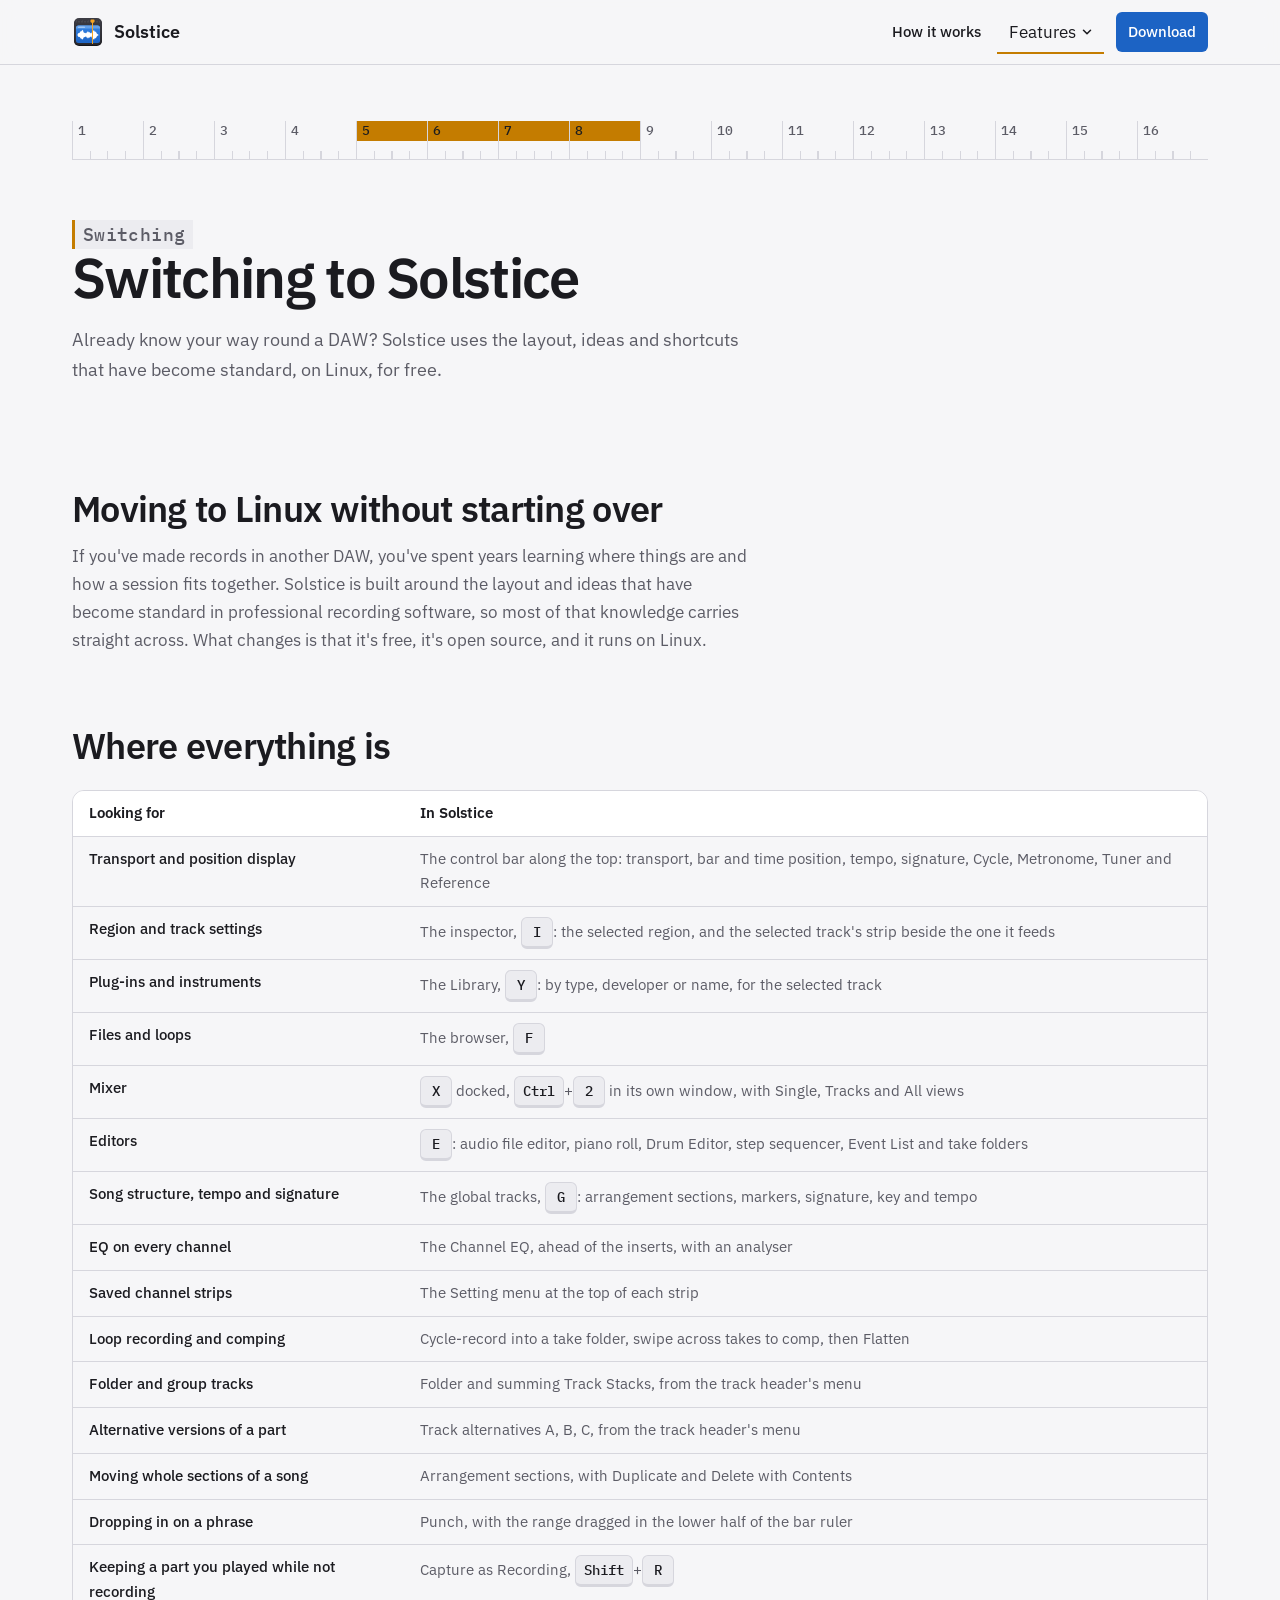
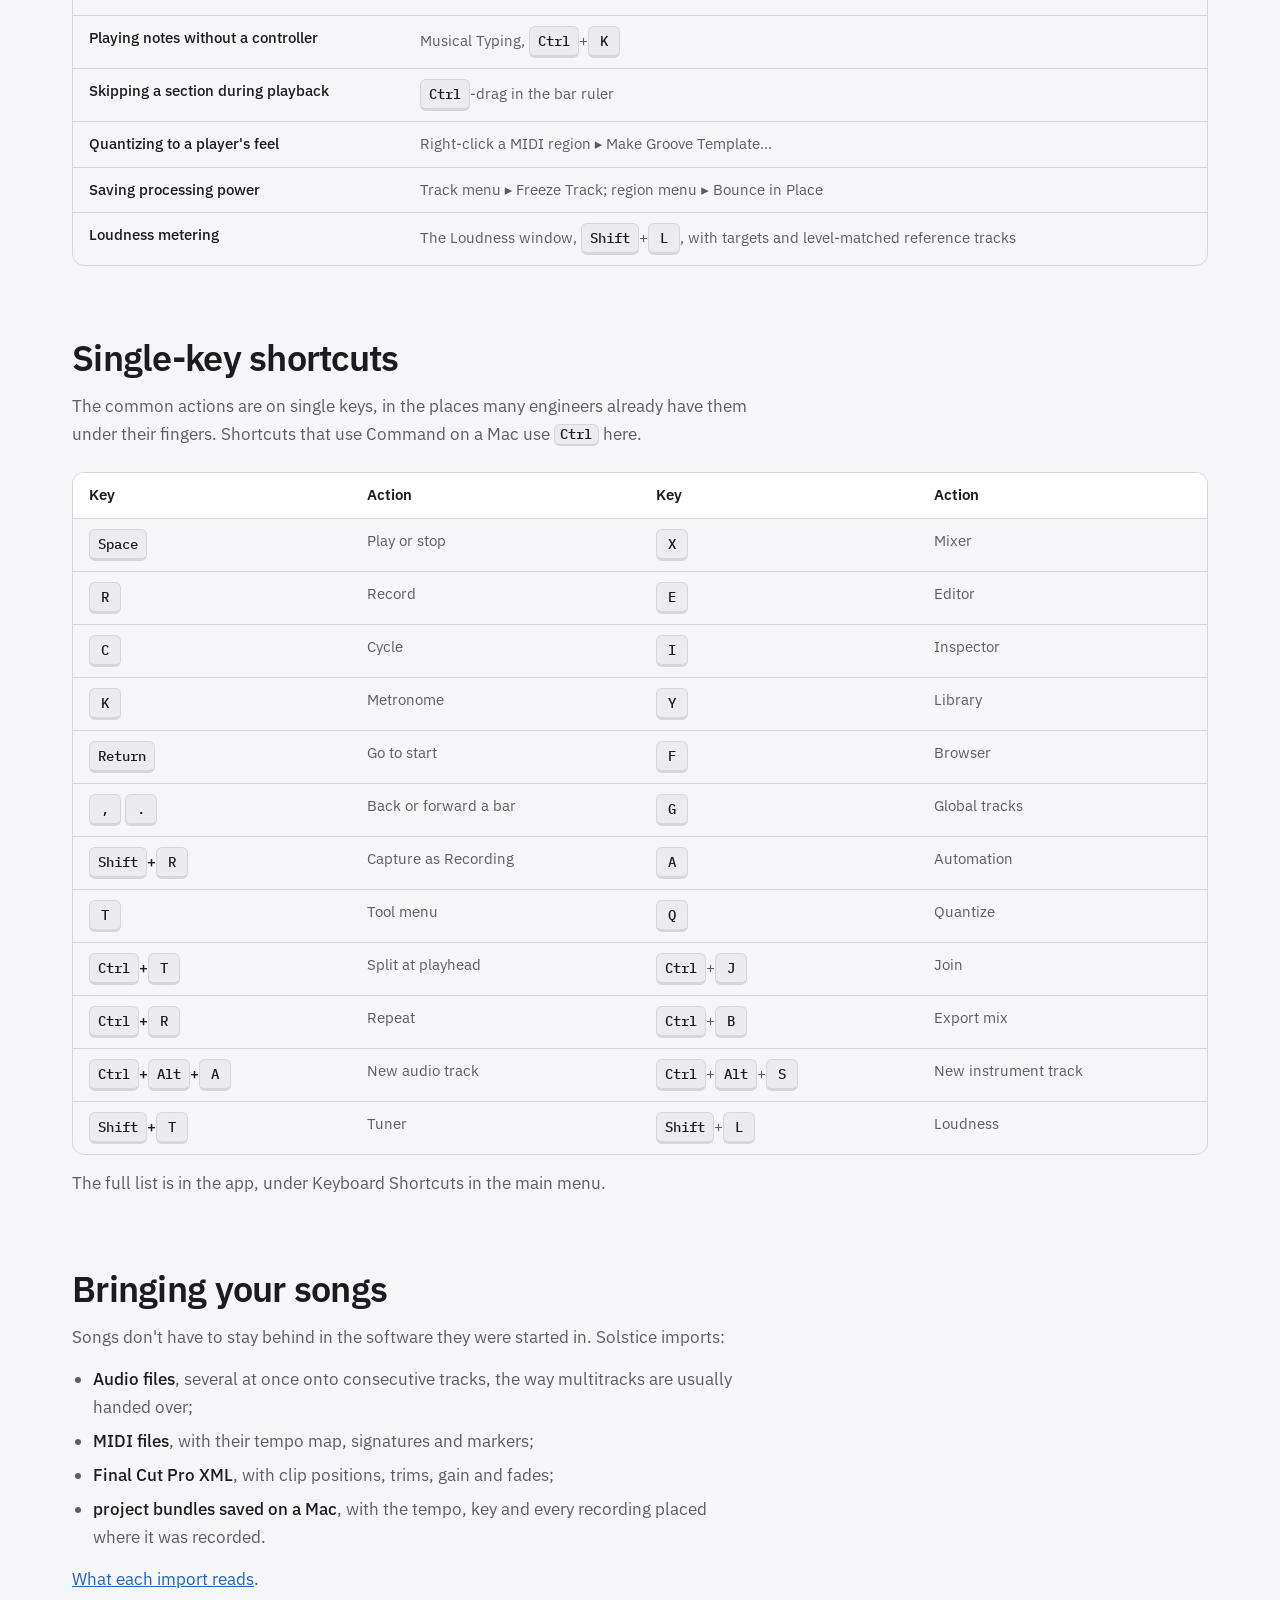
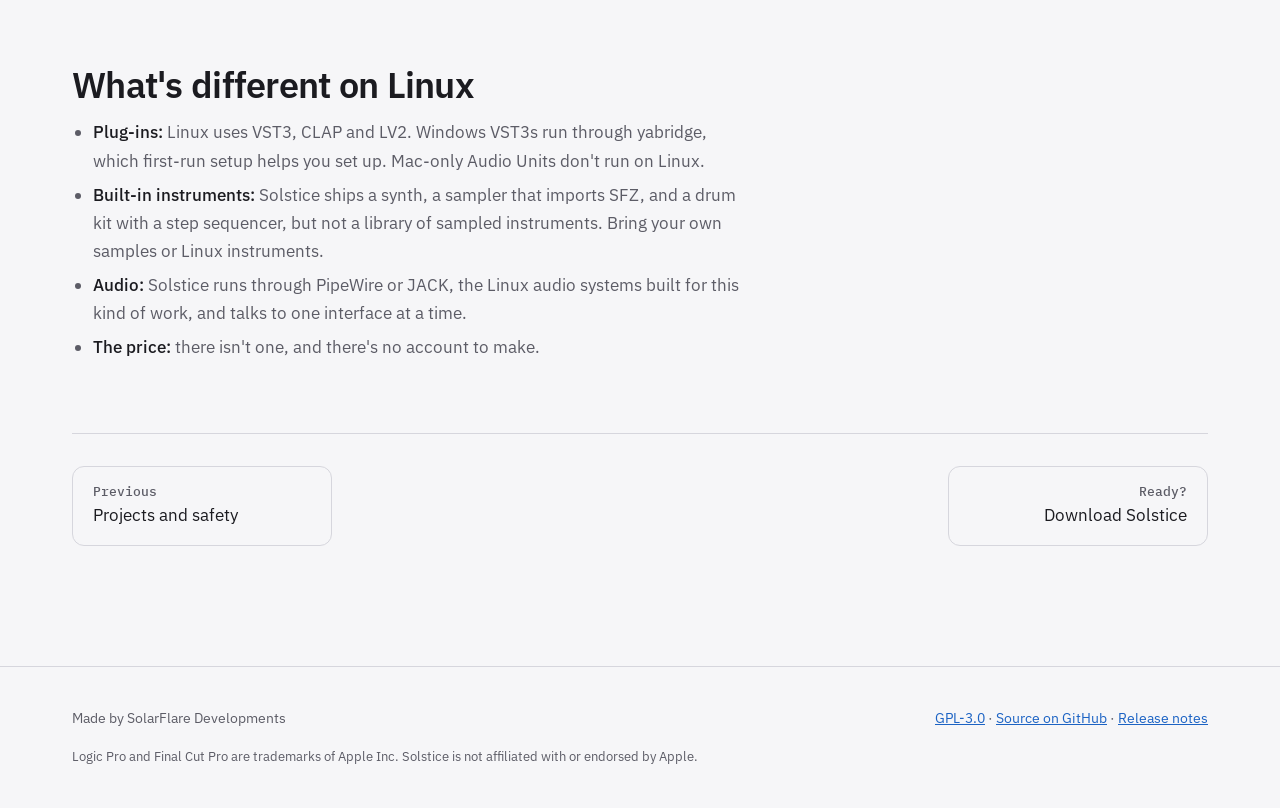
<file: site/switching.html>
<!doctype html>
<html lang="en-GB">
<head>
  <meta charset="utf-8">
  <meta name="viewport" content="width=device-width, initial-scale=1">
  <meta name="color-scheme" content="light dark">
  <title>Switching — Solstice</title>
  <meta name="description" content="Moving to Solstice on Linux from another DAW: where everything is, the shortcuts, bringing your songs across, and what&#x27;s different.">
  <link rel="canonical" href="https://tomtwentysix.github.io/Solstice/switching.html">
  <link rel="icon" href="img/icon.svg" type="image/svg+xml">
  <link rel="preconnect" href="https://fonts.googleapis.com">
  <link rel="preconnect" href="https://fonts.gstatic.com" crossorigin>
  <link rel="stylesheet" href="https://fonts.googleapis.com/css2?family=IBM+Plex+Mono:wght@500&family=IBM+Plex+Sans:wght@400;500;600&display=swap">
  <link rel="stylesheet" href="style.css">
  <script src="nav.js" defer></script>
</head>
<body>
  <a class="skip" href="#main">Skip to content</a>

  <header class="nav">
    <div class="wrap nav-row">
      <a class="brand" href="./">
        <img src="img/icon.svg" alt="" width="32" height="32">
        <span>Solstice</span>
      </a>
      <nav aria-label="Main">
        <ul>
          <li class="optional"><a href="./#workflow">How it works</a></li>
          <li class="dropdown">
            <button type="button" class="dropdown-trigger current" popovertarget="features-menu" aria-controls="features-menu" aria-expanded="false">Features<svg class="chevron" viewBox="0 0 16 16" aria-hidden="true"><path d="m4 6 4 4 4-4"/></svg></button>
            <ul id="features-menu" class="dropdown-list" popover="auto">
              <li><a href="features.html">Overview</a></li>
              <li><a href="recording.html">Recording</a></li>
              <li><a href="guitar.html">Guitar and bass</a></li>
              <li><a href="editing.html">Editing and drums</a></li>
              <li><a href="mixing.html">Mixing</a></li>
              <li><a href="mastering.html">Mastering and export</a></li>
              <li><a href="plugins.html">Plug-ins</a></li>
              <li><a href="projects.html">Projects and safety</a></li>
              <li><a href="switching.html" aria-current="page">Switching</a></li>
            </ul>
          </li>
          <li><a class="nav-cta" href="download.html">Download</a></li>
        </ul>
      </nav>
    </div>
  </header>
  <main id="main">
    <div class="wrap page-head">
      <div class="ruler" aria-hidden="true">
        <span>1</span><span>2</span><span>3</span><span>4</span><span>5</span><span>6</span><span>7</span><span>8</span>
        <span>9</span><span>10</span><span>11</span><span>12</span><span>13</span><span>14</span><span>15</span><span>16</span>
      </div>
      <p class="eyebrow">Switching</p>
      <h1>Switching to Solstice</h1>
      <p>Already know your way round a DAW? Solstice uses the layout, ideas and shortcuts that have become standard, on Linux, for free.</p>
    </div>
    <div class="wrap doc">
      <section aria-labelledby="why">
        <h2 id="why">Moving to Linux without starting over</h2>
        <p>If you've made records in another DAW, you've spent years learning where things are and how a session fits together. Solstice is built around the layout and ideas that have become standard in professional recording software, so most of that knowledge carries straight across. What changes is that it's free, it's open source, and it runs on Linux.</p>
      </section>

      <section aria-labelledby="map">
        <h2 id="map">Where everything is</h2>
        <div class="table-wrap">
          <table>
            <thead><tr><th scope="col">Looking for</th><th scope="col">In Solstice</th></tr></thead>
            <tbody>
              <tr><td>Transport and position display</td><td>The control bar along the top: transport, bar and time position, tempo, signature, Cycle, Metronome, Tuner and Reference</td></tr>
              <tr><td>Region and track settings</td><td>The inspector, <kbd>I</kbd>: the selected region, and the selected track's strip beside the one it feeds</td></tr>
              <tr><td>Plug-ins and instruments</td><td>The Library, <kbd>Y</kbd>: by type, developer or name, for the selected track</td></tr>
              <tr><td>Files and loops</td><td>The browser, <kbd>F</kbd></td></tr>
              <tr><td>Mixer</td><td><kbd>X</kbd> docked, <kbd>Ctrl</kbd>+<kbd>2</kbd> in its own window, with Single, Tracks and All views</td></tr>
              <tr><td>Editors</td><td><kbd>E</kbd>: audio file editor, piano roll, Drum Editor, step sequencer, Event List and take folders</td></tr>
              <tr><td>Song structure, tempo and signature</td><td>The global tracks, <kbd>G</kbd>: arrangement sections, markers, signature, key and tempo</td></tr>
              <tr><td>EQ on every channel</td><td>The Channel EQ, ahead of the inserts, with an analyser</td></tr>
              <tr><td>Saved channel strips</td><td>The Setting menu at the top of each strip</td></tr>
              <tr><td>Loop recording and comping</td><td>Cycle-record into a take folder, swipe across takes to comp, then Flatten</td></tr>
              <tr><td>Folder and group tracks</td><td>Folder and summing Track Stacks, from the track header's menu</td></tr>
              <tr><td>Alternative versions of a part</td><td>Track alternatives A, B, C, from the track header's menu</td></tr>
              <tr><td>Moving whole sections of a song</td><td>Arrangement sections, with Duplicate and Delete with Contents</td></tr>
              <tr><td>Dropping in on a phrase</td><td>Punch, with the range dragged in the lower half of the bar ruler</td></tr>
              <tr><td>Keeping a part you played while not recording</td><td>Capture as Recording, <kbd>Shift</kbd>+<kbd>R</kbd></td></tr>
              <tr><td>Playing notes without a controller</td><td>Musical Typing, <kbd>Ctrl</kbd>+<kbd>K</kbd></td></tr>
              <tr><td>Skipping a section during playback</td><td><kbd>Ctrl</kbd>-drag in the bar ruler</td></tr>
              <tr><td>Quantizing to a player's feel</td><td>Right-click a MIDI region ▸ Make Groove Template…</td></tr>
              <tr><td>Saving processing power</td><td>Track menu ▸ Freeze Track; region menu ▸ Bounce in Place</td></tr>
              <tr><td>Loudness metering</td><td>The Loudness window, <kbd>Shift</kbd>+<kbd>L</kbd>, with targets and level-matched reference tracks</td></tr>
            </tbody>
          </table>
        </div>
      </section>

      <section aria-labelledby="keys">
        <h2 id="keys">Single-key shortcuts</h2>
        <p>The common actions are on single keys, in the places many engineers already have them under their fingers. Shortcuts that use Command on a Mac use <kbd>Ctrl</kbd> here.</p>
        <div class="table-wrap">
          <table>
            <thead><tr><th scope="col">Key</th><th scope="col">Action</th><th scope="col">Key</th><th scope="col">Action</th></tr></thead>
            <tbody>
              <tr><td><kbd>Space</kbd></td><td>Play or stop</td><td><kbd>X</kbd></td><td>Mixer</td></tr>
              <tr><td><kbd>R</kbd></td><td>Record</td><td><kbd>E</kbd></td><td>Editor</td></tr>
              <tr><td><kbd>C</kbd></td><td>Cycle</td><td><kbd>I</kbd></td><td>Inspector</td></tr>
              <tr><td><kbd>K</kbd></td><td>Metronome</td><td><kbd>Y</kbd></td><td>Library</td></tr>
              <tr><td><kbd>Return</kbd></td><td>Go to start</td><td><kbd>F</kbd></td><td>Browser</td></tr>
              <tr><td><kbd>,</kbd> <kbd>.</kbd></td><td>Back or forward a bar</td><td><kbd>G</kbd></td><td>Global tracks</td></tr>
              <tr><td><kbd>Shift</kbd>+<kbd>R</kbd></td><td>Capture as Recording</td><td><kbd>A</kbd></td><td>Automation</td></tr>
              <tr><td><kbd>T</kbd></td><td>Tool menu</td><td><kbd>Q</kbd></td><td>Quantize</td></tr>
              <tr><td><kbd>Ctrl</kbd>+<kbd>T</kbd></td><td>Split at playhead</td><td><kbd>Ctrl</kbd>+<kbd>J</kbd></td><td>Join</td></tr>
              <tr><td><kbd>Ctrl</kbd>+<kbd>R</kbd></td><td>Repeat</td><td><kbd>Ctrl</kbd>+<kbd>B</kbd></td><td>Export mix</td></tr>
              <tr><td><kbd>Ctrl</kbd>+<kbd>Alt</kbd>+<kbd>A</kbd></td><td>New audio track</td><td><kbd>Ctrl</kbd>+<kbd>Alt</kbd>+<kbd>S</kbd></td><td>New instrument track</td></tr>
              <tr><td><kbd>Shift</kbd>+<kbd>T</kbd></td><td>Tuner</td><td><kbd>Shift</kbd>+<kbd>L</kbd></td><td>Loudness</td></tr>
            </tbody>
          </table>
        </div>
        <p>The full list is in the app, under Keyboard Shortcuts in the main menu.</p>
      </section>

      <section aria-labelledby="bring">
        <h2 id="bring">Bringing your songs</h2>
        <p>Songs don't have to stay behind in the software they were started in. Solstice imports:</p>
        <ul>
          <li><strong>Audio files</strong>, several at once onto consecutive tracks, the way multitracks are usually handed over;</li>
          <li><strong>MIDI files</strong>, with their tempo map, signatures and markers;</li>
          <li><strong>Final Cut Pro XML</strong>, with clip positions, trims, gain and fades;</li>
          <li><strong>project bundles saved on a Mac</strong>, with the tempo, key and every recording placed where it was recorded.</li>
        </ul>
        <p><a href="projects.html#import">What each import reads</a>.</p>
      </section>

      <section aria-labelledby="differences">
        <h2 id="differences">What's different on Linux</h2>
        <ul>
          <li><strong>Plug-ins:</strong> Linux uses VST3, CLAP and LV2. Windows VST3s run through yabridge, which first-run setup helps you set up. Mac-only Audio Units don't run on Linux.</li>
          <li><strong>Built-in instruments:</strong> Solstice ships a synth, a sampler that imports SFZ, and a drum kit with a step sequencer, but not a library of sampled instruments. Bring your own samples or Linux instruments.</li>
          <li><strong>Audio:</strong> Solstice runs through PipeWire or JACK, the Linux audio systems built for this kind of work, and talks to one interface at a time.</li>
          <li><strong>The price:</strong> there isn't one, and there's no account to make.</li>
        </ul>
      </section>
      <nav class="next" aria-label="More features">
        <a href="projects.html"><span>Previous</span>Projects and safety</a>
        <a class="later" href="download.html"><span>Ready?</span>Download Solstice</a>
      </nav>
    </div>
  </main>

  <footer class="footer">
    <div class="wrap">
      <div class="footer-row">
        <p>Made by SolarFlare Developments</p>
        <p><a href="https://github.com/tomtwentysix/Solstice/blob/main/LICENSE">GPL-3.0</a> · <a href="https://github.com/tomtwentysix/Solstice">Source on GitHub</a> · <a href="https://github.com/tomtwentysix/Solstice/releases">Release notes</a></p>
      </div>
      <p class="legal">Logic Pro and Final Cut Pro are trademarks of Apple Inc. Solstice is not affiliated with or endorsed by Apple.</p>
    </div>
  </footer>
</body>
</html>
</file>
<file: site/style.css>
/* Tokens and their roles are in DESIGN.md. */
:root {
  --bg-dark: #141418;        --bg-light: #f6f6f8;
  --surface-dark: #1e1e23;   --surface-light: #ffffff;
  --raised-dark: #26262c;    --raised-light: #ececf0;
  --border-dark: #3d3d45;    --border-light: #d6d6dd;
  --text-dark: #ededf0;      --text-light: #1b1b20;
  --muted-dark: #a3a3ad;     --muted-light: #5c5c66;
  --link-dark: #62a0ea;      --link-light: #1c63c4;
  --accent-dark: #f5a524;    --accent-light: #c47c00;
  --shadow-dark: 0 32px 64px -16px rgb(0 0 0 / 0.6);
  --shadow-light: 0 32px 64px -20px rgb(20 20 40 / 0.28);

  --bg: var(--bg-light);
  --surface: var(--surface-light);
  --raised: var(--raised-light);
  --border: var(--border-light);
  --text: var(--text-light);
  --muted: var(--muted-light);
  --link: var(--link-light);
  --accent: var(--accent-light);
  --shadow: var(--shadow-light);
  --primary: #1c63c4;
  --primary-hover: #3584e4;
  --on-primary: #ffffff;
  --on-accent: #1e1e1e;

  @media (prefers-color-scheme: dark) {
    --bg: var(--bg-dark);
    --surface: var(--surface-dark);
    --raised: var(--raised-dark);
    --border: var(--border-dark);
    --text: var(--text-dark);
    --muted: var(--muted-dark);
    --link: var(--link-dark);
    --accent: var(--accent-dark);
    --shadow: var(--shadow-dark);
  }

  --sans: "IBM Plex Sans", system-ui, sans-serif;
  --mono: "IBM Plex Mono", ui-monospace, monospace;
  --radius-s: 6px;
  --radius-m: 12px;
  --gutter: 16px;
  --section: 72px;
  --overlap: 48px;

  color-scheme: light dark;
  accent-color: var(--primary);
}

@media (min-width: 768px) {
  :root { --gutter: 32px; --section: 120px; --overlap: 96px; }
}

/* The hero and closing bands are the studio itself, so they stay dark in either scheme. */
.stage {
  --bg: var(--bg-dark);
  --surface: var(--surface-dark);
  --raised: var(--raised-dark);
  --border: var(--border-dark);
  --text: var(--text-dark);
  --muted: var(--muted-dark);
  --link: var(--link-dark);
  --accent: var(--accent-dark);
  --shadow: var(--shadow-dark);
  color-scheme: dark;
  background: var(--bg);
  color: var(--text);
}

*, *::before, *::after { box-sizing: border-box; }

html { scroll-padding-top: 88px; }

body {
  margin: 0;
  background: var(--bg);
  color: var(--text);
  font: 400 1.0625rem/1.65 var(--sans);
  -webkit-text-size-adjust: 100%;
}

img { display: block; max-width: 100%; height: auto; }

a { color: var(--link); }
a:hover { text-decoration-thickness: 2px; }

:focus-visible {
  outline: 2px solid var(--accent);
  outline-offset: 2px;
  border-radius: 2px;
}
[tabindex="-1"]:focus { outline: none; }

h1, h2, h3 { margin: 0; text-wrap: balance; }
h1 { font-size: clamp(2.5rem, 6.5vw, 4.75rem); line-height: 1; font-weight: 600; letter-spacing: -0.03em; }
h2 { font-size: clamp(1.875rem, 3.6vw, 2.75rem); line-height: 1.1; font-weight: 600; letter-spacing: -0.02em; }
h3 { font-size: 1.25rem; line-height: 1.3; font-weight: 600; }
p, li { text-wrap: pretty; }

.wrap {
  max-width: 1200px;
  margin-inline: auto;
  padding-inline: var(--gutter);
}

.skip {
  position: absolute;
  left: var(--gutter);
  top: -100px;
  padding: 8px 16px;
  background: var(--primary);
  color: var(--on-primary);
  border-radius: var(--radius-s);
  z-index: 10;
}
.skip:focus { top: 12px; }

/* Nav */
.nav {
  position: sticky;
  top: 0;
  z-index: 5;
  background: color-mix(in srgb, var(--bg) 88%, transparent);
  border-bottom: 1px solid var(--border);
  backdrop-filter: blur(10px);
}
.nav-row {
  display: flex;
  align-items: center;
  justify-content: space-between;
  gap: 16px;
  min-height: 64px;
}
.brand {
  display: flex;
  align-items: center;
  gap: 10px;
  color: var(--text);
  text-decoration: none;
  font-weight: 600;
  font-size: 1.125rem;
}
.nav ul {
  display: flex;
  align-items: center;
  gap: 4px;
  margin: 0;
  padding: 0;
  list-style: none;
}
.nav ul a {
  display: block;
  padding: 8px 12px;
  border-radius: var(--radius-s);
  color: var(--text);
  text-decoration: none;
  font-weight: 500;
  font-size: 0.9375rem;
}
.nav ul a:hover { background: var(--raised); }
.nav ul a[aria-current="page"] { box-shadow: inset 0 -2px var(--accent); border-radius: 0; }
.nav ul a.nav-cta { background: var(--primary); color: var(--on-primary); margin-left: 8px; }
/* Features dropdown: a native popover anchored under its button */
.dropdown-trigger {
  display: flex;
  align-items: center;
  gap: 4px;
  padding: 8px 10px 8px 12px;
  border: 0;
  border-radius: var(--radius-s);
  background: none;
  color: var(--text);
  font: 500 0.9375rem/inherit var(--sans);
  cursor: pointer;
}
.dropdown-trigger:hover, .dropdown-trigger[aria-expanded="true"] { background: var(--raised); }
.dropdown-trigger.current { box-shadow: inset 0 -2px var(--accent); border-radius: 0; }
.chevron {
  width: 14px;
  height: 14px;
  fill: none;
  stroke: currentColor;
  stroke-width: 1.75;
  stroke-linecap: round;
  stroke-linejoin: round;
}
.nav .dropdown-list {
  position: fixed;
  position-area: block-end span-inline-start;
  position-try-fallbacks: flip-inline;
  inset: auto;
  height: auto;
  display: block;
  min-inline-size: 15rem;
  max-inline-size: calc(100dvw - 2rem);
  margin: 8px 0 0;
  padding: 6px;
  border: 1px solid var(--border);
  border-radius: var(--radius-m);
  background: var(--surface);
  color: var(--text);
  box-shadow: var(--shadow);
}
.nav .dropdown-list:not(:is(:popover-open, .\:popover-open)) { display: none; }
.nav .dropdown-list a { padding: 9px 12px; }
.nav .dropdown-list a[aria-current="page"] {
  box-shadow: inset 3px 0 var(--accent);
  border-radius: 0 var(--radius-s) var(--radius-s) 0;
  background: var(--raised);
}
.nav .dropdown-list li:first-child { border-bottom: 1px solid var(--border); padding-bottom: 6px; margin-bottom: 6px; }
.nav ul a.nav-cta:hover { background: var(--primary-hover); }
@media (max-width: 720px) {
  .nav .optional { display: none; }
}
@media (max-width: 420px) {
  .nav ul a { padding: 8px; }
  .brand span { display: none; }
}

/* Ruler: bar numbers over ticks, the motif from Solstice's own bar ruler */
.ruler {
  display: grid;
  grid-template-columns: repeat(16, 1fr);
  font: 500 0.8125rem/1 var(--mono);
  color: var(--muted);
  border-bottom: 1px solid var(--border);
  /* A background-position percentage places that fraction of the leftover space before the
     layer: a quarter-wide bar starting a quarter in sits at 33.333%. */
  background:
    linear-gradient(var(--accent) 0 0) 33.333% 0 / 25% 20px no-repeat,
    repeating-linear-gradient(to right, var(--border) 0 1px, transparent 1px calc(100% / 64)) 0 100% / 100% 8px no-repeat;
}
.ruler span {
  padding: 3px 0 22px 5px;
  border-left: 1px solid var(--border);
}
.ruler span:nth-child(n+5):nth-child(-n+8) { color: var(--on-accent); }
@media (max-width: 600px) {
  .ruler {
    grid-template-columns: repeat(8, 1fr);
    background:
      linear-gradient(var(--accent) 0 0) 100% 0 / 50% 20px no-repeat,
      repeating-linear-gradient(to right, var(--border) 0 1px, transparent 1px calc(100% / 32)) 0 100% / 100% 8px no-repeat;
  }
  .ruler span:nth-child(n+9) { display: none; }
}

/* Hero */
.hero { padding-top: 40px; }
.hero .ruler { margin-bottom: 48px; }
.hero h1 { max-width: 14ch; }
.hero h1 em { font-style: normal; color: var(--accent); }
.lead {
  max-width: 58ch;
  margin: 24px 0 0;
  font-size: clamp(1.125rem, 1.6vw, 1.3125rem);
  color: var(--muted);
}
.lead strong { color: var(--text); font-weight: 500; }
.actions {
  display: flex;
  flex-wrap: wrap;
  gap: 12px;
  margin-top: 36px;
}
.facts {
  display: flex;
  flex-wrap: wrap;
  gap: 8px 20px;
  margin: 28px 0 0;
  padding: 0;
  list-style: none;
  font: 500 0.875rem/1.4 var(--mono);
  color: var(--muted);
}
.facts li { display: flex; align-items: center; gap: 8px; }
.facts li::before {
  content: "";
  width: 8px;
  height: 8px;
  border-radius: 1px;
  background: var(--accent);
}
.hero-shot {
  margin-top: 64px;
  margin-bottom: calc(-1 * var(--overlap));
  position: relative;
}
.hero + * { padding-top: calc(var(--overlap) + 56px); }

/* Buttons */
.button {
  display: inline-flex;
  align-items: center;
  justify-content: center;
  gap: 8px;
  min-height: 48px;
  padding: 12px 24px;
  border-radius: var(--radius-s);
  font-weight: 500;
  text-decoration: none;
  transition: background-color 0.15s;
}
.button.primary { background: var(--primary); color: var(--on-primary); }
.button.primary:hover { background: var(--primary-hover); }
.button.secondary { border: 1px solid var(--border); color: var(--text); }
.button.secondary:hover { background: var(--raised); }

/* Screenshots */
.shot { margin: 0; }
.shot img {
  border-radius: var(--radius-m);
  border: 1px solid var(--border-dark);
  box-shadow: var(--shadow);
}
.shot figcaption {
  margin-top: 12px;
  font-size: 0.875rem;
  color: var(--muted);
}

/* Pillars: four claims divided like bars on the ruler */
.pillars {
  display: grid;
  grid-template-columns: minmax(0, 1fr);
  border-top: 1px solid var(--border);
}
.pillar {
  padding: 28px 0;
  border-bottom: 1px solid var(--border);
}
.pillar .bar {
  display: block;
  font: 500 0.8125rem/1 var(--mono);
  color: var(--muted);
  margin-bottom: 16px;
}
.pillar h3 { font-size: 1.375rem; }
.pillar p { margin: 10px 0 0; color: var(--muted); }
@media (min-width: 640px) {
  .pillars { grid-template-columns: repeat(2, minmax(0, 1fr)); }
  .pillar { padding: 28px 28px 32px; border-left: 1px solid var(--border); }
}
@media (min-width: 1024px) {
  .pillars { grid-template-columns: repeat(4, minmax(0, 1fr)); border-bottom: 1px solid var(--border); }
  .pillar { border-bottom: 0; }
}

/* Sections */
.section { padding-top: var(--section); }
.section-head { max-width: 760px; margin-bottom: 56px; }
.section-head p { margin: 20px 0 0; color: var(--muted); font-size: 1.125rem; }
.eyebrow {
  display: inline-block;
  margin: 0 0 16px;
  padding: 2px 8px;
  border-left: 3px solid var(--accent);
  background: var(--raised);
  font: 500 0.8125rem/1.4 var(--mono);
  color: var(--text);
  letter-spacing: 0.02em;
}

/* Workflow: each step is a bar on the timeline */
.steps {
  margin: 0;
  padding: 0;
  list-style: none;
  border-left: 1px solid var(--border);
}
.step {
  position: relative;
  display: grid;
  gap: 28px;
  padding: 0 0 72px 28px;
}
.step:last-child { padding-bottom: 0; }
.step::before {
  content: "";
  position: absolute;
  left: -1px;
  top: 0;
  width: 3px;
  height: 48px;
  background: var(--accent);
}
.step-num {
  display: block;
  font: 500 0.875rem/1 var(--mono);
  color: var(--muted);
  margin-bottom: 12px;
}
.step h3 { font-size: clamp(1.375rem, 2.2vw, 1.75rem); line-height: 1.2; }
.step-text p { margin: 14px 0 0; color: var(--muted); }
.step-text ul { margin: 16px 0 0; padding: 0; list-style: none; }
.step-text li { position: relative; padding-left: 20px; color: var(--muted); }
.step-text li + li { margin-top: 8px; }
.step-text li::before {
  content: "";
  position: absolute;
  left: 0;
  top: 0.75em;
  width: 8px;
  height: 2px;
  background: var(--accent);
}
.step .shot.small { max-width: 640px; }
.shots { display: grid; gap: 24px; }
@media (min-width: 960px) {
  .steps { border-left: 0; }
  .step {
    grid-template-columns: minmax(0, 4fr) minmax(0, 7fr);
    gap: 56px;
    align-items: start;
    padding: 0 0 112px;
  }
  .step::before { display: none; }
  .step-text {
    position: sticky;
    top: 112px;
    padding-left: 24px;
    border-left: 3px solid var(--accent);
  }
}

/* Split feature rows */
.split {
  display: grid;
  gap: 40px;
  align-items: center;
}
@media (min-width: 960px) {
  .split { grid-template-columns: minmax(0, 5fr) minmax(0, 6fr); gap: 72px; }
  .split.flip > :first-child { order: 2; }
}
.split .shot.narrow { max-width: 440px; justify-self: center; }
.prose p { color: var(--muted); margin: 16px 0 0; }
.ticks { margin: 24px 0 0; padding: 0; list-style: none; }
.ticks li { position: relative; padding-left: 28px; }
.ticks li + li { margin-top: 12px; }
.ticks li::before {
  content: "";
  position: absolute;
  left: 2px;
  top: 0.45em;
  width: 12px;
  height: 7px;
  border-left: 2px solid var(--accent);
  border-bottom: 2px solid var(--accent);
  rotate: -45deg;
}
.ticks li span { display: block; color: var(--muted); font-size: 0.9375rem; }

/* Familiar: the Logic Pro section */
.familiar {
  margin-top: var(--section);
  padding-block: var(--section);
  background: var(--surface);
  border-block: 1px solid var(--border);
}
.terms {
  display: grid;
  grid-template-columns: repeat(auto-fill, minmax(min(100%, 320px), 1fr));
  margin: 0;
  background: var(--bg);
  border: 1px solid var(--border);
  border-radius: var(--radius-m);
  overflow: hidden;
}
/* Lines on each cell's right and bottom, so a short last row leaves blank space, not grey cells. */
.terms > div { padding: 22px 24px; box-shadow: 1px 1px 0 var(--border); }
.terms dt { font-weight: 600; }
.terms dd { margin: 6px 0 0; color: var(--muted); font-size: 0.9375rem; }
.keys {
  display: flex;
  flex-wrap: wrap;
  gap: 12px 24px;
  margin: 40px 0 0;
  padding: 0;
  list-style: none;
}
.keys li { display: flex; align-items: center; gap: 10px; color: var(--muted); font-size: 0.9375rem; }
kbd {
  display: inline-grid;
  place-items: center;
  min-width: 32px;
  height: 32px;
  padding: 0 8px;
  border: 1px solid var(--border);
  border-bottom-width: 3px;
  border-radius: var(--radius-s);
  background: var(--raised);
  color: var(--text);
  font: 500 0.875rem/1 var(--mono);
}
p kbd {
  min-width: 1.6em;
  height: 1.6em;
  padding: 0 0.4em;
  border-bottom-width: 2px;
  font-size: 0.8em;
  vertical-align: 0.1em;
}
.aside { margin: 32px 0 0; max-width: 72ch; color: var(--muted); font-size: 0.9375rem; }

/* Plug-ins list */
.builtins {
  display: grid;
  border: 1px solid var(--border);
  border-radius: var(--radius-m);
  background: var(--surface);
}
.builtins > div { padding: 22px 24px; }
.builtins > div + div { border-top: 1px solid var(--border); }
.builtins p { margin: 6px 0 0; color: var(--muted); }

/* Overview grid linking to the Features page */
.overview {
  display: grid;
  grid-template-columns: repeat(auto-fill, minmax(min(100%, 300px), 1fr));
  gap: 16px;
}
.overview a {
  display: block;
  padding: 24px;
  border: 1px solid var(--border);
  border-radius: var(--radius-m);
  color: var(--text);
  text-decoration: none;
  transition: border-color 0.15s, background-color 0.15s;
}
.overview a:hover { border-color: var(--accent); background: var(--surface); }
.overview h3 { font-size: 1.125rem; }
.overview p { margin: 8px 0 0; color: var(--muted); font-size: 0.9375rem; }
.more { margin-top: 32px; }

/* Closing call to action */
.closing {
  margin-top: var(--section);
  padding-block: var(--section);
  text-align: left;
}
.closing h2 { max-width: 18ch; }
.closing p { max-width: 56ch; color: var(--muted); font-size: 1.125rem; margin: 20px 0 0; }

/* Page header for Features and Download */
.page-head { padding-block: 56px 48px; }
.page-head .ruler { margin-bottom: 40px; }
.page-head h1 { font-size: clamp(2.25rem, 5vw, 3.5rem); }
.page-head p { max-width: 62ch; margin: 20px 0 0; color: var(--muted); font-size: 1.125rem; }

/* Download page */
.installs {
  display: grid;
  grid-template-columns: minmax(0, 1fr);
  gap: 24px;
}
@media (min-width: 900px) {
  .installs { grid-template-columns: repeat(2, minmax(0, 1fr)); }
}
.install-card {
  display: flex;
  flex-direction: column;
  align-items: flex-start;
  gap: 16px;
  padding: 28px;
  border: 1px solid var(--border);
  border-radius: var(--radius-m);
  background: var(--surface);
}
.install-card h2 { font-size: 1.5rem; }
.install-card ol { margin: 0; padding-left: 1.25em; color: var(--muted); }
.install-card ol li + li { margin-top: 6px; }
.small { font-size: 0.9375rem; color: var(--muted); margin: 0; }
code { font-family: var(--mono); font-size: 0.875em; }
.panel {
  margin-top: 56px;
  display: grid;
  gap: 40px;
}
@media (min-width: 900px) {
  .panel { grid-template-columns: repeat(2, minmax(0, 1fr)); gap: 56px; }
}
.panel h2 { font-size: 1.5rem; }
.panel p, .panel li { color: var(--muted); }
.panel ul { padding-left: 1.25em; }
.panel .shot { margin-top: 20px; }

.code {
  position: relative;
  display: flex;
  align-items: center;
  gap: 8px;
  width: 100%;
  padding: 4px 4px 4px 0;
  border: 1px solid var(--border);
  border-radius: var(--radius-s);
  background: var(--raised);
}
.code pre {
  flex: 1;
  min-width: 0;
  margin: 0;
  padding: 10px 14px;
  white-space: pre-wrap;
  overflow-wrap: anywhere;
}
.code pre code { font-size: 0.875rem; }

/* Copy button */
.copy { position: relative; flex: none; }
.copy-button {
  display: grid;
  place-items: center;
  min-inline-size: 36px;
  min-block-size: 36px;
  border: 1px solid var(--border);
  border-radius: var(--radius-s);
  background: var(--surface);
  color: var(--text);
  cursor: pointer;
}
.copy-button:hover { background: var(--bg); }
.icon {
  grid-area: 1 / 1;
  width: 16px;
  height: 16px;
  fill: none;
  stroke: currentColor;
  stroke-width: 1.5;
  stroke-linecap: round;
  stroke-linejoin: round;
}
.icon-done { opacity: 0; }
.copy-button[data-copied] .icon-copy { opacity: 0; }
.copy-button[data-copied] .icon-done { opacity: 1; }
.tip {
  position: absolute;
  bottom: calc(100% + 8px);
  right: 0;
  padding: 4px 8px;
  border-radius: var(--radius-s);
  background: var(--text);
  color: var(--bg);
  font-size: 0.8125rem;
  white-space: nowrap;
  pointer-events: none;
  opacity: 0;
  transition: opacity 0.15s;
}
.tip:not(:empty) { opacity: 1; }

/* Footer */
.footer {
  padding-block: 40px;
  border-top: 1px solid var(--border);
  font-size: 0.875rem;
  color: var(--muted);
}
.footer-row {
  display: flex;
  flex-wrap: wrap;
  justify-content: space-between;
  gap: 8px 24px;
}
.footer p { margin: 0; }
.footer .legal { margin-top: 16px; font-size: 0.8125rem; }

/* Long-form feature writing */
.doc { padding-bottom: var(--section); }
.doc section { padding-top: 72px; }
.doc section:first-child { padding-top: 56px; }
.doc .lede { max-width: 68ch; }
.doc h2 { font-size: clamp(1.625rem, 3vw, 2.25rem); }
.doc h3 { margin-top: 36px; font-size: 1.1875rem; }
.doc p, .doc ul, .doc ol { max-width: 68ch; }
.doc p { margin: 14px 0 0; color: var(--muted); }
.doc p strong, .doc li strong { color: var(--text); font-weight: 500; }
.doc ul, .doc ol { margin: 14px 0 0; padding-left: 1.25em; color: var(--muted); }
.doc li + li { margin-top: 6px; }
.doc .shot { margin-top: 32px; }
.doc .shot.medium { max-width: 720px; }
.doc .shot.small { max-width: 520px; }
.doc .two {
  display: grid;
  gap: 32px 56px;
  align-items: start;
}
@media (min-width: 960px) {
  .doc .two { grid-template-columns: minmax(0, 6fr) minmax(0, 5fr); }
  .doc .two.flip { grid-template-columns: minmax(0, 5fr) minmax(0, 6fr); }
  .doc .two.flip > :first-child { order: 2; }
  .doc .two .shot { margin-top: 8px; }
}
.note {
  max-width: 68ch;
  margin: 24px 0 0;
  padding: 14px 18px;
  border-left: 3px solid var(--accent);
  background: var(--surface);
  border-radius: 0 var(--radius-s) var(--radius-s) 0;
  color: var(--muted);
  font-size: 0.9375rem;
}
.note strong { color: var(--text); font-weight: 500; }
.table-wrap {
  margin-top: 24px;
  overflow-x: auto;
  border: 1px solid var(--border);
  border-radius: var(--radius-m);
}
.table-wrap table { width: 100%; border-collapse: collapse; font-size: 0.9375rem; }
.table-wrap caption { text-align: left; padding: 14px 16px 0; font-weight: 600; }
.table-wrap th, .table-wrap td { padding: 10px 16px; text-align: left; vertical-align: top; border-top: 1px solid var(--border); }
.table-wrap thead th { border-top: 0; color: var(--text); font-weight: 600; background: var(--surface); }
.table-wrap td { color: var(--muted); }
.table-wrap td:first-child { color: var(--text); font-weight: 500; }
.chips { display: flex; flex-wrap: wrap; gap: 8px; margin: 16px 0 0; padding: 0; list-style: none; }
.chips li { padding: 4px 10px; border: 1px solid var(--border); border-radius: 999px; font-size: 0.875rem; color: var(--muted); }
.next {
  display: flex;
  flex-wrap: wrap;
  justify-content: space-between;
  gap: 16px;
  margin-top: 72px;
  padding-top: 32px;
  border-top: 1px solid var(--border);
}
.next a {
  display: block;
  padding: 16px 20px;
  border: 1px solid var(--border);
  border-radius: var(--radius-m);
  color: var(--text);
  text-decoration: none;
  min-width: min(100%, 260px);
}
.next a:hover { border-color: var(--accent); }
.next span { display: block; font: 500 0.8125rem/1.4 var(--mono); color: var(--muted); }
.next .later { text-align: right; margin-left: auto; }

/* Features hub cards */
.hub {
  display: grid;
  grid-template-columns: repeat(auto-fill, minmax(min(100%, 340px), 1fr));
  gap: 20px;
}
.hub a {
  display: flex;
  flex-direction: column;
  border: 1px solid var(--border);
  border-radius: var(--radius-m);
  background: var(--surface);
  color: var(--text);
  text-decoration: none;
  overflow: hidden;
  transition: border-color 0.15s;
}
.hub a:hover { border-color: var(--accent); }
.hub img { aspect-ratio: 16 / 9; object-fit: cover; object-position: top left; border-bottom: 1px solid var(--border); }
.hub div { padding: 20px 22px 24px; }
.hub h2 { font-size: 1.25rem; }
.hub p { margin: 8px 0 0; color: var(--muted); font-size: 0.9375rem; }

/* Screenshots and steps rise into place as they scroll in; decorative, so no fallback. */
@media (prefers-reduced-motion: no-preference) {
  @supports ((animation-timeline: view()) and (animation-range: entry)) {
    @keyframes rise {
      from { opacity: 0; translate: 0 32px; }
    }
    .reveal {
      animation: rise auto ease-out backwards;
      animation-timeline: view();
      animation-range: entry 0% entry 60%;
    }
  }
}

@media (prefers-reduced-motion: reduce) {
  * { transition: none !important; }
}
</file>
